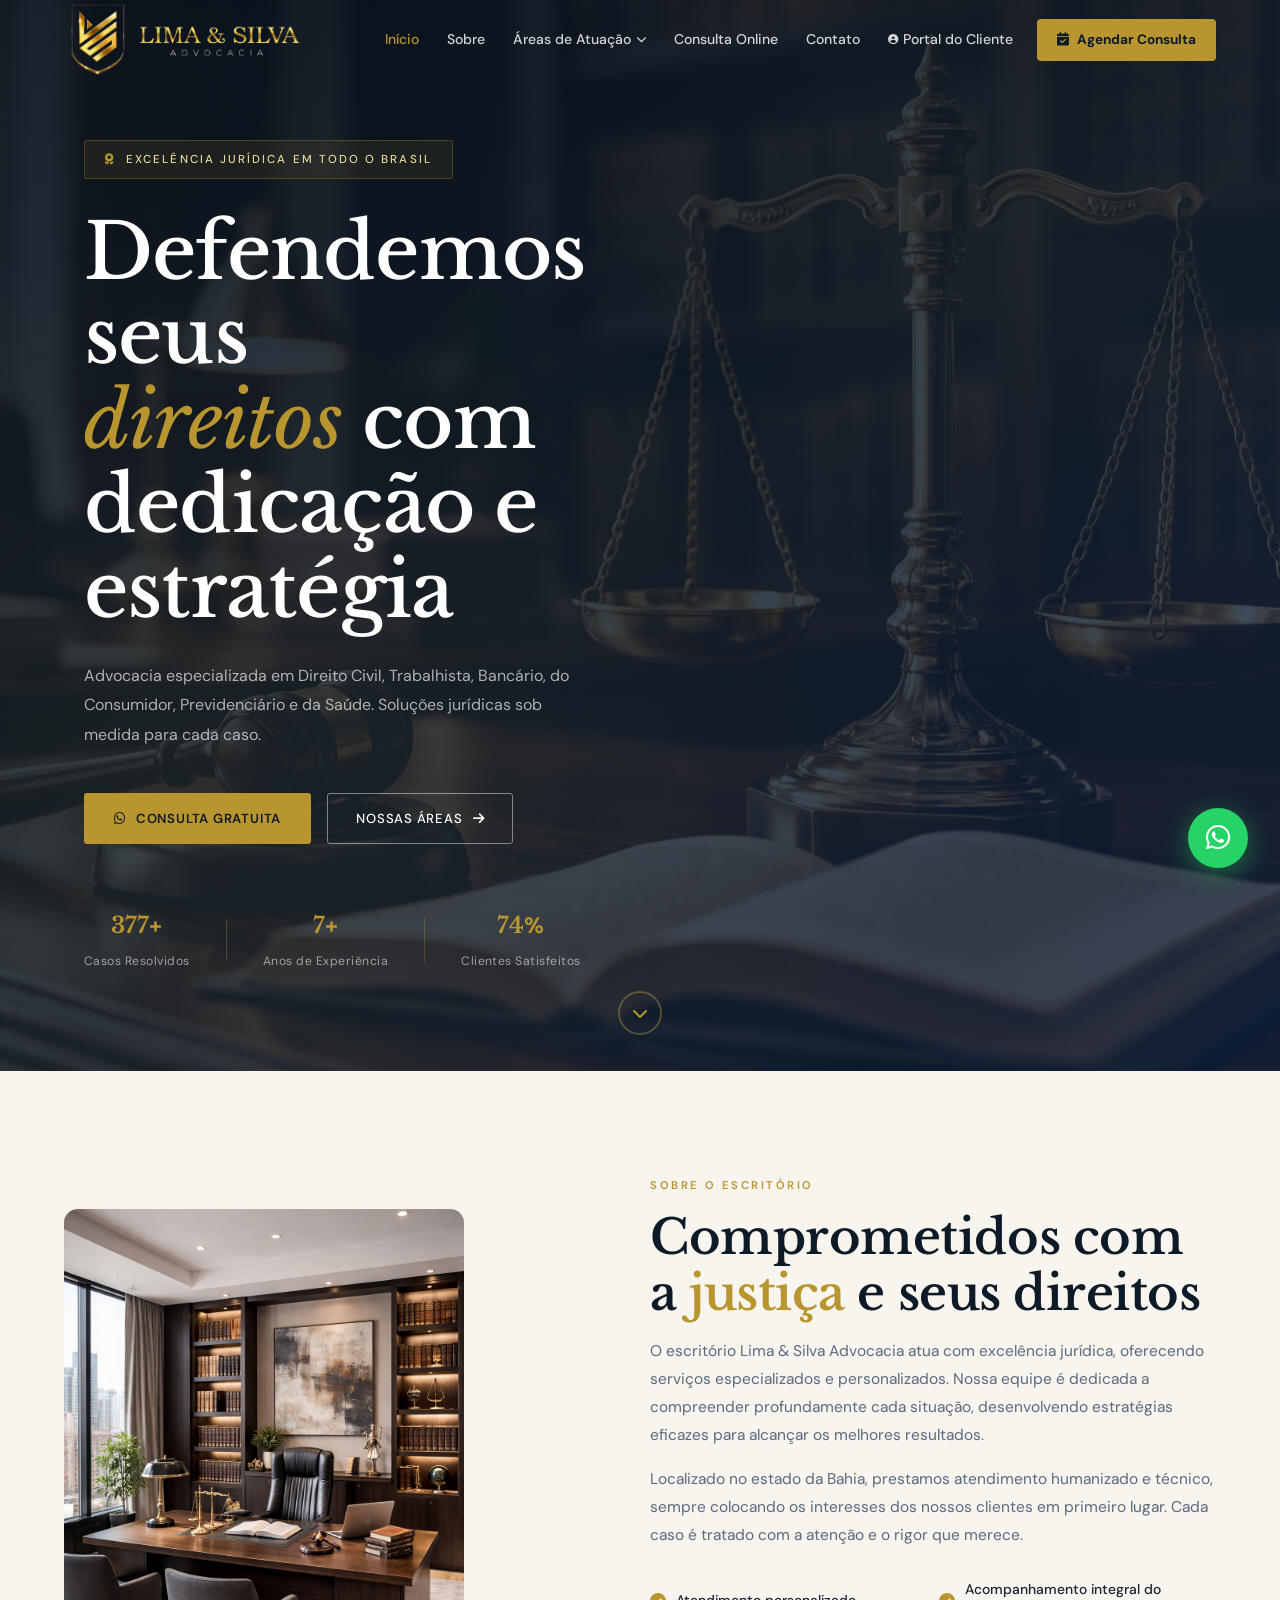
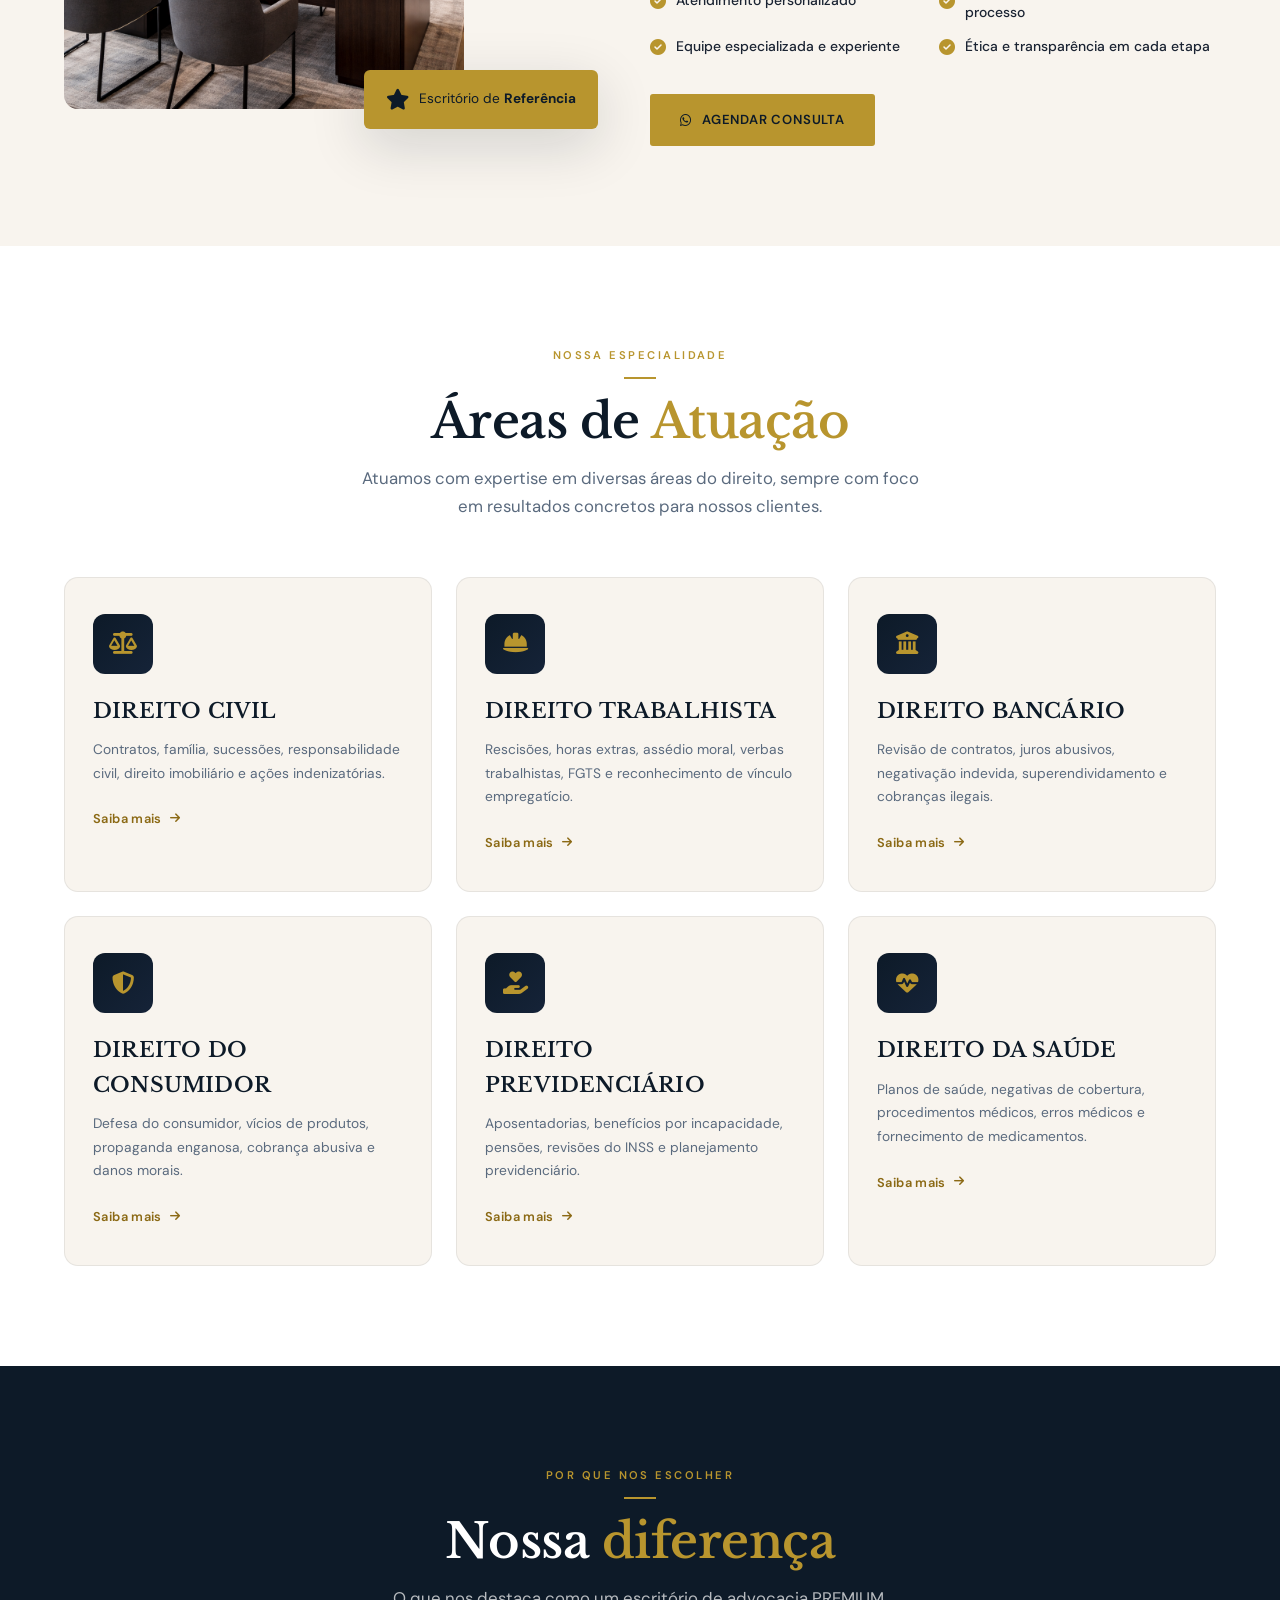
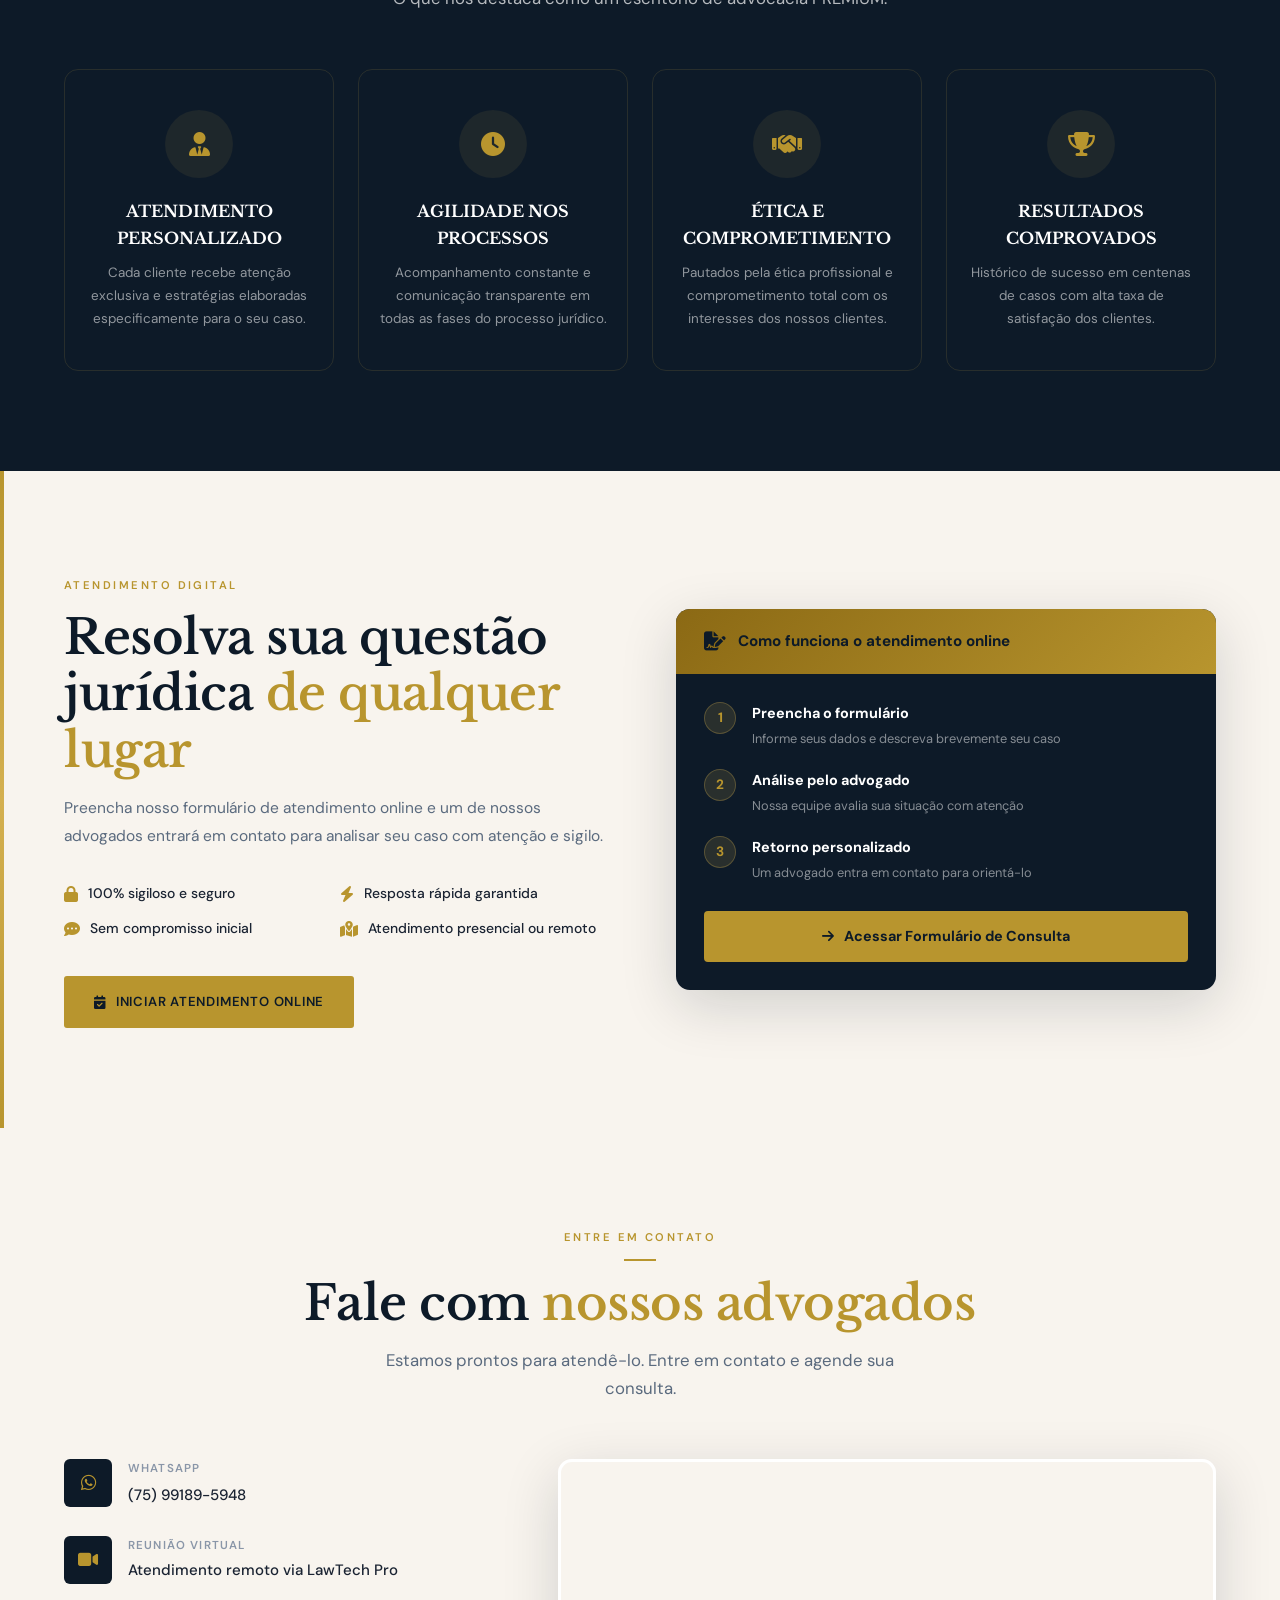
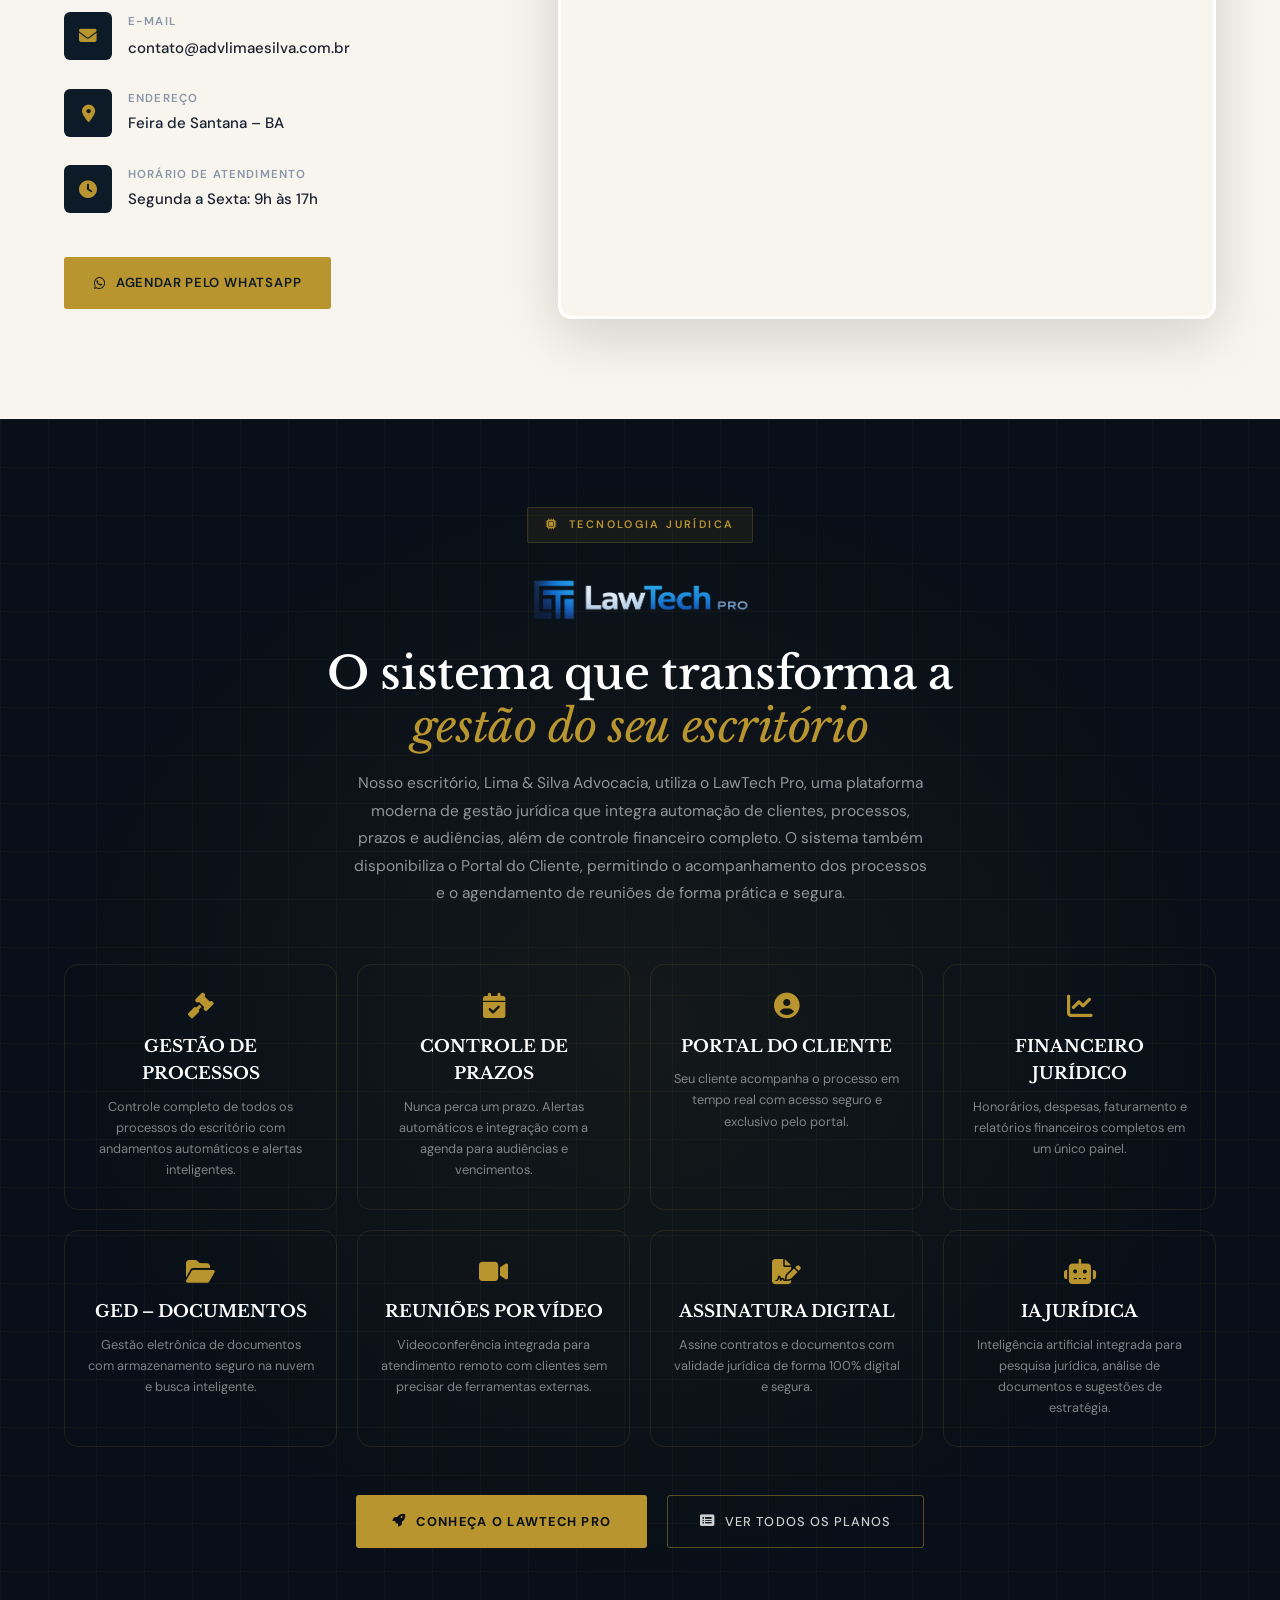
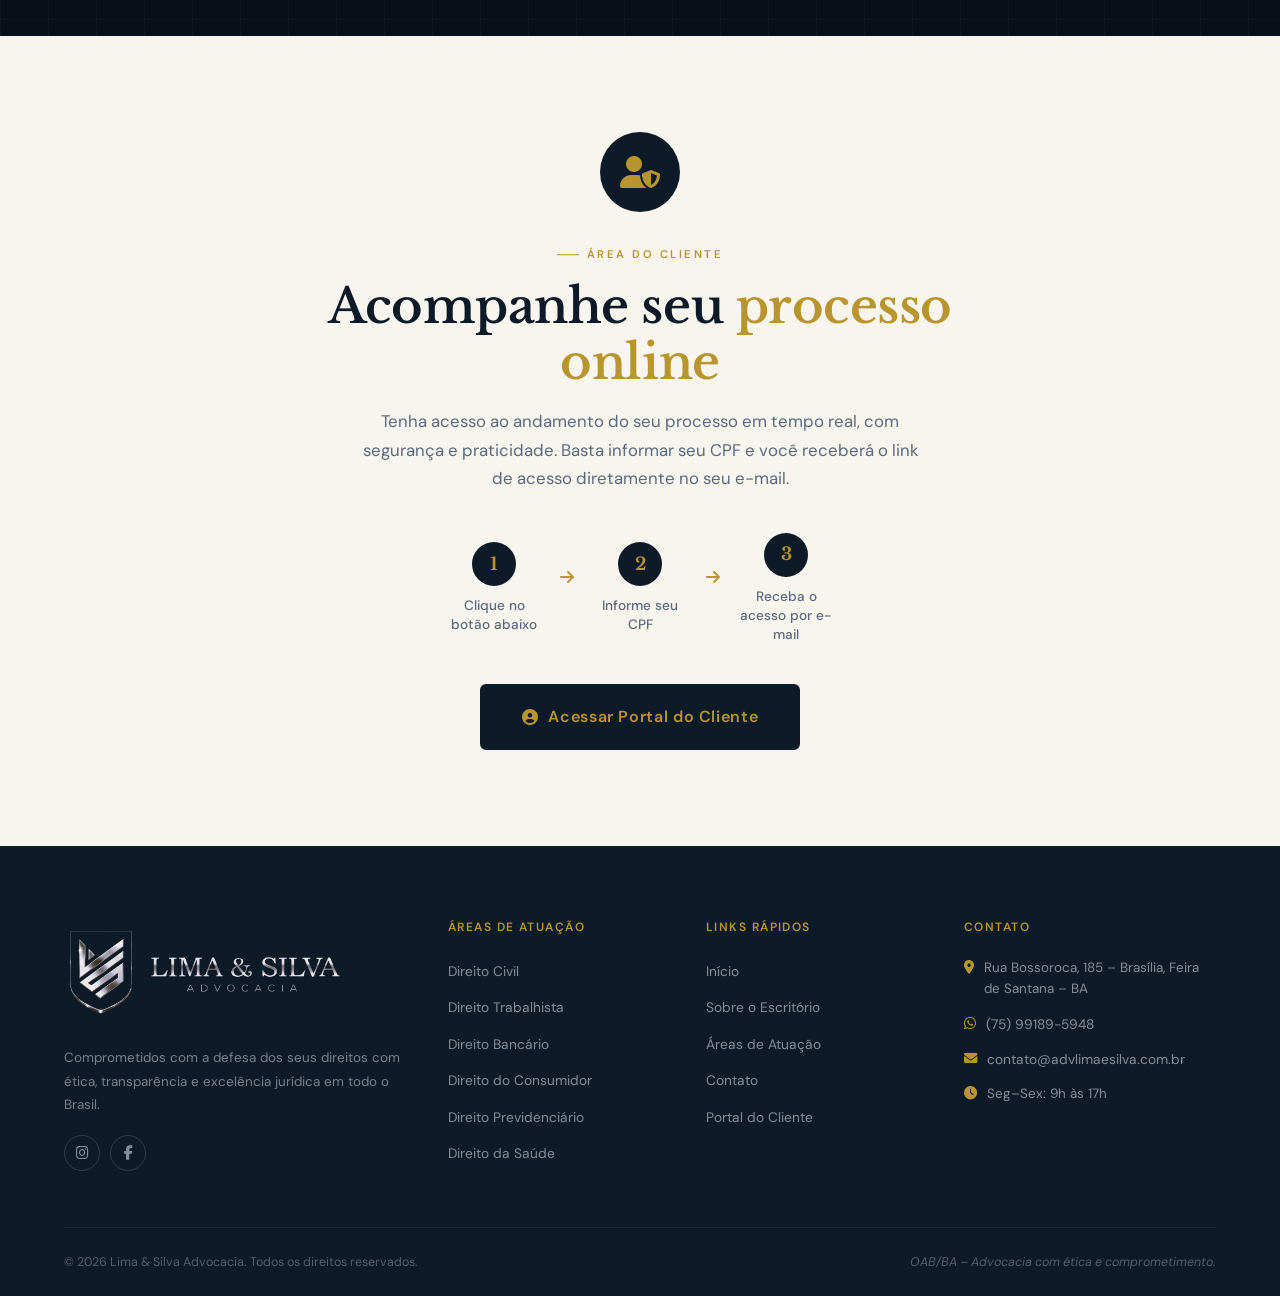
<file: index.html>
<!DOCTYPE html>
<html lang="pt-BR">
<head>
  <meta charset="UTF-8">
  <meta name="viewport" content="width=device-width, initial-scale=1.0">
  <meta name="description" content="Lima & Silva Advocacia – Escritório especializado em Direito Civil, Trabalhista, Bancário, do Consumidor, Previdenciário e da Saúde. Atendimento em Feira de Santana, BA.">
  <meta name="keywords" content="advogado Feira de Santana, advocacia Bahia, direito civil, direito trabalhista, direito bancário, direito do consumidor, direito previdenciário, direito da saúde, Lima e Silva advocacia">
  <meta name="author" content="Lima & Silva Advocacia">
  <meta name="robots" content="index, follow">
  <meta name="theme-color" content="#0d1b2a">

  <!-- Open Graph -->
  <meta property="og:title" content="Lima & Silva Advocacia | Feira de Santana – BA">
  <meta property="og:description" content="Escritório de advocacia especializado com excelência jurídica em Direito Civil, Trabalhista, Bancário, Consumidor, Previdenciário e Saúde.">
  <meta property="og:type" content="website">
  <meta property="og:url" content="https://www.advlimaesilva.com.br">
  <meta property="og:locale" content="pt_BR">

  <link rel="canonical" href="https://www.advlimaesilva.com.br">
  <meta property="og:image" content="https://www.advlimaesilva.com.br/imagens/og-image.png">
  <meta property="og:image:width" content="1200">
  <meta property="og:image:height" content="630">

  <!-- Favicon -->
  <link rel="icon" type="image/png" sizes="512x512" href="imagens/Favicon.png">
  <link rel="apple-touch-icon" href="imagens/Favicon.png">

  <title>Lima & Silva Advocacia | Direito Civil, Trabalhista, Bancário | Feira de Santana – BA</title>

  <!-- Fonts -->
  <link rel="preconnect" href="https://fonts.googleapis.com">
  <link rel="preconnect" href="https://fonts.gstatic.com" crossorigin>
  <link href="https://fonts.googleapis.com/css2?family=Libre+Baskerville:ital,wght@0,400;0,700;1,400&family=DM+Sans:opsz,wght@9..40,300;9..40,400;9..40,500;9..40,600;9..40,700&display=swap" rel="stylesheet">
  <link rel="stylesheet" href="https://cdnjs.cloudflare.com/ajax/libs/font-awesome/6.5.0/css/all.min.css">
  <link rel="stylesheet" href="style.css">

  <!-- Schema.org – LocalBusiness / LegalService -->
  <script type="application/ld+json">
  {
    "@context": "https://schema.org",
    "@type": "LegalService",
    "name": "Lima & Silva Advocacia",
    "url": "https://www.advlimaesilva.com.br",
    "telephone": "+55-75-99189-5948",
    "email": "contato@advlimaesilva.com.br",
    "address": {
      "@type": "PostalAddress",
      "streetAddress": "Rua Bossoroca, 185",
      "addressLocality": "Feira de Santana",
      "addressRegion": "BA",
      "addressCountry": "BR"
    },
    "openingHours": "Mo-Fr 09:00-17:00",
    "description": "Escritório de advocacia especializado em Direito Civil, Trabalhista, Bancário, do Consumidor, Previdenciário e da Saúde.",
    "areaServed": "Feira de Santana e região",
    "knowsAbout": ["Direito Civil","Direito Trabalhista","Direito Bancário","Direito do Consumidor","Direito Previdenciário","Direito da Saúde"],
    "priceRange": "$$"
  }
  </script>
</head>
<body>

<!-- ======== NAVBAR ======== -->
<nav class="navbar" id="navbar">
  <div class="nav-container">
    <a href="index.html" class="nav-logo">
      <img src="imagens/logo.png" alt="Lima & Silva Advocacia" class="logo-img">
    </a>
    <ul class="nav-menu" id="navMenu">
      <li><a href="#inicio" class="nav-link">Início</a></li>
      <li><a href="#sobre" class="nav-link">Sobre</a></li>
      <li class="dropdown">
        <a href="#areas" class="nav-link">Áreas de Atuação <i class="fas fa-chevron-down"></i></a>
        <ul class="dropdown-menu">
          <li><a href="direito-civil.html"><i class="fas fa-balance-scale"></i> Direito Civil</a></li>
          <li><a href="direito-trabalhista.html"><i class="fas fa-hard-hat"></i> Direito Trabalhista</a></li>
          <li><a href="direito-bancario.html"><i class="fas fa-university"></i> Direito Bancário</a></li>
          <li><a href="direito-consumidor.html"><i class="fas fa-shield-alt"></i> Direito do Consumidor</a></li>
          <li><a href="direito-previdenciario.html"><i class="fas fa-hand-holding-heart"></i> Direito Previdenciário</a></li>
          <li><a href="direito-saude.html"><i class="fas fa-heartbeat"></i> Direito da Saúde</a></li>
        </ul>
      </li>
      <li><a href="#consulta-online" class="nav-link">Consulta Online</a></li>
      <li><a href="#contato" class="nav-link">Contato</a></li>
      <li><a href="#portal" class="nav-link"><i class="fas fa-user-circle"></i> Portal do Cliente</a></li>
      <li><a href="https://www.lawtechpro.com.br/p.html?id=1" class="nav-btn" target="_blank" rel="noopener"><i class="fas fa-calendar-check"></i> Agendar Consulta</a></li>
    </ul>
    <button class="hamburger" id="hamburger" aria-label="Abrir menu">
      <span></span><span></span><span></span>
    </button>
  </div>
</nav>

<!-- ======== HERO ======== -->
<section class="hero" id="inicio">
  <div class="hero-bg"></div>
  <div class="hero-content">
    <p class="hero-badge fade-up"><i class="fas fa-award"></i> Excelência Jurídica em Todo o Brasil</p>
    <h1 class="hero-title fade-up">Defendemos seus<br><em>direitos</em> com<br>dedicação e estratégia</h1>
    <p class="hero-desc fade-up">Advocacia especializada em Direito Civil, Trabalhista, Bancário, do Consumidor, Previdenciário e da Saúde. Soluções jurídicas sob medida para cada caso.</p>
    <div class="hero-actions fade-up">
      <a href="https://wa.me/5575991895948?text=Olá,%20gostaria%20de%20agendar%20uma%20consulta." class="btn-primary" target="_blank" rel="noopener">
        <i class="fab fa-whatsapp"></i> Consulta Gratuita
      </a>
      <a href="#areas" class="btn-outline">
        Nossas Áreas <i class="fas fa-arrow-right"></i>
      </a>
    </div>
    <div class="hero-stats fade-up">
      <div class="stat">
        <span class="stat-num" data-target="500">0</span><span>+</span>
        <p>Casos Resolvidos</p>
      </div>
      <div class="stat-divider"></div>
      <div class="stat">
        <span class="stat-num" data-target="10">0</span><span>+</span>
        <p>Anos de Experiência</p>
      </div>
      <div class="stat-divider"></div>
      <div class="stat">
        <span class="stat-num" data-target="98">0</span><span>%</span>
        <p>Clientes Satisfeitos</p>
      </div>
    </div>
  </div>
  <div class="hero-scroll">
    <a href="#sobre" aria-label="Rolar para baixo"><i class="fas fa-chevron-down"></i></a>
  </div>
</section>

<!-- ======== ABOUT ======== -->
<section class="about" id="sobre">
  <div class="container">
    <div class="about-grid">
      <div class="about-img fade-up">
        <div class="about-img-box">
          <div class="about-img-inner">
            <img src="imagens/Sobre.png" alt="Lima & Silva Advocacia – Equipe e Escritório">
          </div>
          <div class="about-badge">
            <i class="fas fa-star"></i>
            <span>Escritório de <strong>Referência</strong></span>
          </div>
        </div>
      </div>
      <div class="about-content fade-up">
        <span class="section-label">Sobre o Escritório</span>
        <h2 class="section-title">Comprometidos com a <span class="gold">justiça</span> e seus direitos</h2>
        <p class="about-text">O escritório Lima & Silva Advocacia atua com excelência jurídica, oferecendo serviços especializados e personalizados. Nossa equipe é dedicada a compreender profundamente cada situação, desenvolvendo estratégias eficazes para alcançar os melhores resultados.</p>
        <p class="about-text">Localizado no estado da Bahia, prestamos atendimento humanizado e técnico, sempre colocando os interesses dos nossos clientes em primeiro lugar. Cada caso é tratado com a atenção e o rigor que merece.</p>
        <div class="about-features">
          <div class="feature"><i class="fas fa-check-circle"></i><span>Atendimento personalizado</span></div>
          <div class="feature"><i class="fas fa-check-circle"></i><span>Acompanhamento integral do processo</span></div>
          <div class="feature"><i class="fas fa-check-circle"></i><span>Equipe especializada e experiente</span></div>
          <div class="feature"><i class="fas fa-check-circle"></i><span>Ética e transparência em cada etapa</span></div>
        </div>
        <a href="https://wa.me/5575991895948?text=Olá,%20gostaria%20de%20agendar%20uma%20consulta." class="btn-primary" target="_blank" rel="noopener">
          <i class="fab fa-whatsapp"></i> Agendar Consulta
        </a>
      </div>
    </div>
  </div>
</section>

<!-- ======== AREAS ======== -->
<section class="areas" id="areas">
  <div class="container">
    <div class="section-header fade-up">
      <span class="section-label">Nossa Especialidade</span>
      <h2 class="section-title">Áreas de <span class="gold">Atuação</span></h2>
      <p class="section-desc">Atuamos com expertise em diversas áreas do direito, sempre com foco em resultados concretos para nossos clientes.</p>
    </div>
    <div class="areas-grid">
      <a href="direito-civil.html" class="area-card fade-up">
        <div class="area-icon"><i class="fas fa-balance-scale"></i></div>
        <h3>Direito Civil</h3>
        <p>Contratos, família, sucessões, responsabilidade civil, direito imobiliário e ações indenizatórias.</p>
        <span class="area-link">Saiba mais <i class="fas fa-arrow-right"></i></span>
      </a>
      <a href="direito-trabalhista.html" class="area-card fade-up">
        <div class="area-icon"><i class="fas fa-hard-hat"></i></div>
        <h3>Direito Trabalhista</h3>
        <p>Rescisões, horas extras, assédio moral, verbas trabalhistas, FGTS e reconhecimento de vínculo empregatício.</p>
        <span class="area-link">Saiba mais <i class="fas fa-arrow-right"></i></span>
      </a>
      <a href="direito-bancario.html" class="area-card fade-up">
        <div class="area-icon"><i class="fas fa-university"></i></div>
        <h3>Direito Bancário</h3>
        <p>Revisão de contratos, juros abusivos, negativação indevida, superendividamento e cobranças ilegais.</p>
        <span class="area-link">Saiba mais <i class="fas fa-arrow-right"></i></span>
      </a>
      <a href="direito-consumidor.html" class="area-card fade-up">
        <div class="area-icon"><i class="fas fa-shield-alt"></i></div>
        <h3>Direito do Consumidor</h3>
        <p>Defesa do consumidor, vícios de produtos, propaganda enganosa, cobrança abusiva e danos morais.</p>
        <span class="area-link">Saiba mais <i class="fas fa-arrow-right"></i></span>
      </a>
      <a href="direito-previdenciario.html" class="area-card fade-up">
        <div class="area-icon"><i class="fas fa-hand-holding-heart"></i></div>
        <h3>Direito Previdenciário</h3>
        <p>Aposentadorias, benefícios por incapacidade, pensões, revisões do INSS e planejamento previdenciário.</p>
        <span class="area-link">Saiba mais <i class="fas fa-arrow-right"></i></span>
      </a>
      <a href="direito-saude.html" class="area-card fade-up">
        <div class="area-icon"><i class="fas fa-heartbeat"></i></div>
        <h3>Direito da Saúde</h3>
        <p>Planos de saúde, negativas de cobertura, procedimentos médicos, erros médicos e fornecimento de medicamentos.</p>
        <span class="area-link">Saiba mais <i class="fas fa-arrow-right"></i></span>
      </a>
    </div>
  </div>
</section>

<!-- ======== WHY US ======== -->
<section class="why-us">
  <div class="container">
    <div class="section-header light fade-up">
      <span class="section-label">Por Que Nos Escolher</span>
      <h2 class="section-title">Nossa <span class="gold">diferença</span></h2>
      <p class="section-desc">O que nos destaca como um escritório de advocacia PREMIUM.</p>
    </div>
    <div class="why-grid">
      <div class="why-card fade-up">
        <div class="why-icon"><i class="fas fa-user-tie"></i></div>
        <h3>Atendimento Personalizado</h3>
        <p>Cada cliente recebe atenção exclusiva e estratégias elaboradas especificamente para o seu caso.</p>
      </div>
      <div class="why-card fade-up">
        <div class="why-icon"><i class="fas fa-clock"></i></div>
        <h3>Agilidade nos Processos</h3>
        <p>Acompanhamento constante e comunicação transparente em todas as fases do processo jurídico.</p>
      </div>
      <div class="why-card fade-up">
        <div class="why-icon"><i class="fas fa-handshake"></i></div>
        <h3>Ética e Comprometimento</h3>
        <p>Pautados pela ética profissional e comprometimento total com os interesses dos nossos clientes.</p>
      </div>
      <div class="why-card fade-up">
        <div class="why-icon"><i class="fas fa-trophy"></i></div>
        <h3>Resultados Comprovados</h3>
        <p>Histórico de sucesso em centenas de casos com alta taxa de satisfação dos clientes.</p>
      </div>
    </div>
  </div>
</section>

<!-- ======== LEAD CAPTURE ======== -->
<section class="lead-capture" id="consulta-online">
  <div class="container">
    <div class="lead-grid">
      <div class="lead-content fade-up">
        <span class="section-label">Atendimento Digital</span>
        <h2 class="section-title">Resolva sua questão jurídica <span class="gold">de qualquer lugar</span></h2>
        <p>Preencha nosso formulário de atendimento online e um de nossos advogados entrará em contato para analisar seu caso com atenção e sigilo.</p>
        <div class="lead-benefits">
          <div class="lead-benefit"><i class="fas fa-lock"></i><span>100% sigiloso e seguro</span></div>
          <div class="lead-benefit"><i class="fas fa-bolt"></i><span>Resposta rápida garantida</span></div>
          <div class="lead-benefit"><i class="fas fa-comment-dots"></i><span>Sem compromisso inicial</span></div>
          <div class="lead-benefit"><i class="fas fa-map-marked-alt"></i><span>Atendimento presencial ou remoto</span></div>
        </div>
        <a href="https://www.lawtechpro.com.br/p.html?id=1" class="btn-primary" target="_blank" rel="noopener">
          <i class="fas fa-calendar-check"></i> Iniciar Atendimento Online
        </a>
      </div>
      <div class="fade-up">
        <div class="lead-card">
          <div class="lead-card-header">
            <i class="fas fa-file-signature"></i>
            <span>Como funciona o atendimento online</span>
          </div>
          <div class="lead-steps">
            <div class="lead-step">
              <div class="step-num">1</div>
              <div>
                <strong>Preencha o formulário</strong>
                <p>Informe seus dados e descreva brevemente seu caso</p>
              </div>
            </div>
            <div class="lead-step">
              <div class="step-num">2</div>
              <div>
                <strong>Análise pelo advogado</strong>
                <p>Nossa equipe avalia sua situação com atenção</p>
              </div>
            </div>
            <div class="lead-step">
              <div class="step-num">3</div>
              <div>
                <strong>Retorno personalizado</strong>
                <p>Um advogado entra em contato para orientá-lo</p>
              </div>
            </div>
          </div>
          <a href="https://www.lawtechpro.com.br/p.html?id=1" class="lead-btn" target="_blank" rel="noopener">
            <i class="fas fa-arrow-right"></i> Acessar Formulário de Consulta
          </a>
        </div>
      </div>
    </div>
  </div>
</section>

<!-- ======== CONTACT ======== -->
<section class="contact" id="contato">
  <div class="container">
    <div class="section-header fade-up">
      <span class="section-label">Entre em Contato</span>
      <h2 class="section-title">Fale com <span class="gold">nossos advogados</span></h2>
      <p class="section-desc">Estamos prontos para atendê-lo. Entre em contato e agende sua consulta.</p>
    </div>
    <div class="contact-grid">
      <div class="contact-info fade-up">
        <div class="contact-item">
          <div class="contact-icon"><i class="fab fa-whatsapp"></i></div>
          <div>
            <h4>WhatsApp</h4>
            <a href="https://wa.me/5575991895948" target="_blank" rel="noopener">(75) 99189-5948</a>
          </div>
        </div>
        <div class="contact-item">
          <div class="contact-icon"><i class="fas fa-video"></i></div>
          <div>
            <h4>Reunião Virtual</h4>
            <p>Atendimento remoto via LawTech Pro</p>
          </div>
        </div>
        <div class="contact-item">
          <div class="contact-icon"><i class="fas fa-envelope"></i></div>
          <div>
            <h4>E-mail</h4>
            <a href="mailto:contato@advlimaesilva.com.br">contato@advlimaesilva.com.br</a>
          </div>
        </div>
        <div class="contact-item">
          <div class="contact-icon"><i class="fas fa-map-marker-alt"></i></div>
          <div>
            <h4>Endereço</h4>
            <p>Feira de Santana – BA</p>
          </div>
        </div>
        <div class="contact-item">
          <div class="contact-icon"><i class="fas fa-clock"></i></div>
          <div>
            <h4>Horário de Atendimento</h4>
            <p>Segunda a Sexta: 9h às 17h</p>
          </div>
        </div>
        <a href="https://wa.me/5575991895948?text=Olá,%20gostaria%20de%20agendar%20uma%20consulta." class="btn-primary wpp-btn" target="_blank" rel="noopener">
          <i class="fab fa-whatsapp"></i> Agendar pelo WhatsApp
        </a>
      </div>
      <div class="contact-map fade-up">
        <iframe
          src="https://maps.google.com/maps?q=Rua+Bossoroca+185+Brasilia+Feira+de+Santana+BA&output=embed"
          title="Localização Lima & Silva Advocacia – Feira de Santana BA"
          allowfullscreen=""
          loading="lazy"
          referrerpolicy="no-referrer-when-downgrade">
        </iframe>
      </div>
    </div>
  </div>
</section>

<!-- ======== LAWTECH PRO BANNER ======== -->
<section class="lawtech-banner" id="lawtech">
  <div class="container">
    <div class="lawtech-inner">

      <div class="lawtech-top fade-up">
        <div class="lawtech-eyebrow"><i class="fas fa-microchip"></i> Tecnologia Jurídica</div>
        <img src="imagens/Logo LawTech Pro.png" alt="LawTech Pro" class="lawtech-logo-img">
        <h2 class="lawtech-headline">O sistema que transforma a<br><em>gestão do seu escritório</em></h2>
        <p class="lawtech-sub">Nosso escritório, Lima &amp; Silva Advocacia, utiliza o LawTech Pro, uma plataforma moderna de gestão jurídica que integra automação de clientes, processos, prazos e audiências, além de controle financeiro completo. O sistema também disponibiliza o Portal do Cliente, permitindo o acompanhamento dos processos e o agendamento de reuniões de forma prática e segura.</p>
      </div>

      <!-- 8 Feature Cards -->
      <div class="lawtech-features-grid fade-up">
        <div class="lawtech-feat-card">
          <i class="fas fa-gavel"></i>
          <h4>Gestão de Processos</h4>
          <p>Controle completo de todos os processos do escritório com andamentos automáticos e alertas inteligentes.</p>
        </div>
        <div class="lawtech-feat-card">
          <i class="fas fa-calendar-check"></i>
          <h4>Controle de Prazos</h4>
          <p>Nunca perca um prazo. Alertas automáticos e integração com a agenda para audiências e vencimentos.</p>
        </div>
        <div class="lawtech-feat-card">
          <i class="fas fa-user-circle"></i>
          <h4>Portal do Cliente</h4>
          <p>Seu cliente acompanha o processo em tempo real com acesso seguro e exclusivo pelo portal.</p>
        </div>
        <div class="lawtech-feat-card">
          <i class="fas fa-chart-line"></i>
          <h4>Financeiro Jurídico</h4>
          <p>Honorários, despesas, faturamento e relatórios financeiros completos em um único painel.</p>
        </div>
        <div class="lawtech-feat-card">
          <i class="fas fa-folder-open"></i>
          <h4>GED – Documentos</h4>
          <p>Gestão eletrônica de documentos com armazenamento seguro na nuvem e busca inteligente.</p>
        </div>
        <div class="lawtech-feat-card">
          <i class="fas fa-video"></i>
          <h4>Reuniões por Vídeo</h4>
          <p>Videoconferência integrada para atendimento remoto com clientes sem precisar de ferramentas externas.</p>
        </div>
        <div class="lawtech-feat-card">
          <i class="fas fa-file-signature"></i>
          <h4>Assinatura Digital</h4>
          <p>Assine contratos e documentos com validade jurídica de forma 100% digital e segura.</p>
        </div>
        <div class="lawtech-feat-card">
          <i class="fas fa-robot"></i>
          <h4>IA Jurídica</h4>
          <p>Inteligência artificial integrada para pesquisa jurídica, análise de documentos e sugestões de estratégia.</p>
        </div>
      </div>

      <div class="lawtech-ctas fade-up">
        <a href="https://www.lawtechpro.com.br" class="btn-lawtech-primary" target="_blank" rel="noopener">
          <i class="fas fa-rocket"></i> Conheça o LawTech Pro
        </a>
        <a href="https://www.lawtechpro.com.br" class="btn-lawtech-outline" target="_blank" rel="noopener">
          <i class="fas fa-list-alt"></i> Ver Todos os Planos
        </a>
      </div>

    </div>
  </div>
</section>

<!-- ======== PORTAL DO CLIENTE ======== -->
<section class="portal" id="portal">
  <div class="container">
    <div class="portal-inner fade-up">
      <div class="portal-icon-wrap">
        <i class="fas fa-user-shield"></i>
      </div>
      <span class="section-label">Área do Cliente</span>
      <h2 class="section-title">Acompanhe seu <span class="gold">processo online</span></h2>
      <p class="portal-desc">Tenha acesso ao andamento do seu processo em tempo real, com segurança e praticidade. Basta informar seu CPF e você receberá o link de acesso diretamente no seu e-mail.</p>
      <div class="portal-steps">
        <div class="portal-step">
          <div class="portal-step-num">1</div>
          <span>Clique no botão abaixo</span>
        </div>
        <div class="portal-step-arrow"><i class="fas fa-arrow-right"></i></div>
        <div class="portal-step">
          <div class="portal-step-num">2</div>
          <span>Informe seu CPF</span>
        </div>
        <div class="portal-step-arrow"><i class="fas fa-arrow-right"></i></div>
        <div class="portal-step">
          <div class="portal-step-num">3</div>
          <span>Receba o acesso por e-mail</span>
        </div>
      </div>
      <a href="https://www.lawtechpro.com.br/acesso/limaesilva" class="btn-portal" target="_blank" rel="noopener">
        <i class="fas fa-user-circle"></i> Acessar Portal do Cliente
      </a>
    </div>
  </div>
</section>

<!-- ======== FOOTER ======== -->
<footer class="footer">
  <div class="container">
    <div class="footer-grid">
      <div class="footer-brand">
        <img src="imagens/Logo-footer.png" alt="Lima & Silva Advocacia" class="footer-logo-img">
        <p class="footer-desc">Comprometidos com a defesa dos seus direitos com ética, transparência e excelência jurídica em todo o Brasil.</p>
        <div class="footer-social">
          <a href="https://www.instagram.com/adv.limaesilva" target="_blank" rel="noopener" aria-label="Instagram"><i class="fab fa-instagram"></i></a>
          <a href="https://www.facebook.com/adv.limaesilva" target="_blank" rel="noopener" aria-label="Facebook"><i class="fab fa-facebook-f"></i></a>
        </div>
      </div>
      <div class="footer-col">
        <h4>Áreas de Atuação</h4>
        <ul>
          <li><a href="direito-civil.html">Direito Civil</a></li>
          <li><a href="direito-trabalhista.html">Direito Trabalhista</a></li>
          <li><a href="direito-bancario.html">Direito Bancário</a></li>
          <li><a href="direito-consumidor.html">Direito do Consumidor</a></li>
          <li><a href="direito-previdenciario.html">Direito Previdenciário</a></li>
          <li><a href="direito-saude.html">Direito da Saúde</a></li>
        </ul>
      </div>
      <div class="footer-col">
        <h4>Links Rápidos</h4>
        <ul>
          <li><a href="#inicio">Início</a></li>
          <li><a href="#sobre">Sobre o Escritório</a></li>
          <li><a href="#areas">Áreas de Atuação</a></li>
          <li><a href="#contato">Contato</a></li>
          <li><a href="#portal">Portal do Cliente</a></li>
        </ul>
      </div>
      <div class="footer-col">
        <h4>Contato</h4>
        <ul class="footer-contact">
          <li><i class="fas fa-map-marker-alt"></i> Rua Bossoroca, 185 – Brasília, Feira de Santana – BA</li>
          <li><i class="fab fa-whatsapp"></i> <a href="https://wa.me/5575991895948" target="_blank" rel="noopener">(75) 99189-5948</a></li>
          <li><i class="fas fa-envelope"></i> <a href="mailto:contato@advlimaesilva.com.br">contato@advlimaesilva.com.br</a></li>
          <li><i class="fas fa-clock"></i> Seg–Sex: 9h às 17h</li>
        </ul>
      </div>
    </div>
    <div class="footer-bottom">
      <p>© 2026 Lima & Silva Advocacia. Todos os direitos reservados.</p>
      <p class="footer-oab">OAB/BA – Advocacia com ética e comprometimento.</p>
    </div>
  </div>
</footer>

<!-- ======== WHATSAPP FLOAT ======== -->
<a href="https://wa.me/5575991895948?text=Olá,%20gostaria%20de%20agendar%20uma%20consulta." class="whatsapp-float" target="_blank" rel="noopener" aria-label="Fale pelo WhatsApp">
  <i class="fab fa-whatsapp"></i>
  <span class="wpp-tooltip">Fale Conosco</span>
</a>

<!-- ======== BACK TO TOP ======== -->
<button class="back-to-top" id="backToTop" aria-label="Voltar ao topo">
  <i class="fas fa-chevron-up"></i>
</button>

<script src="script.js"></script>
</body>
</html>
</file>
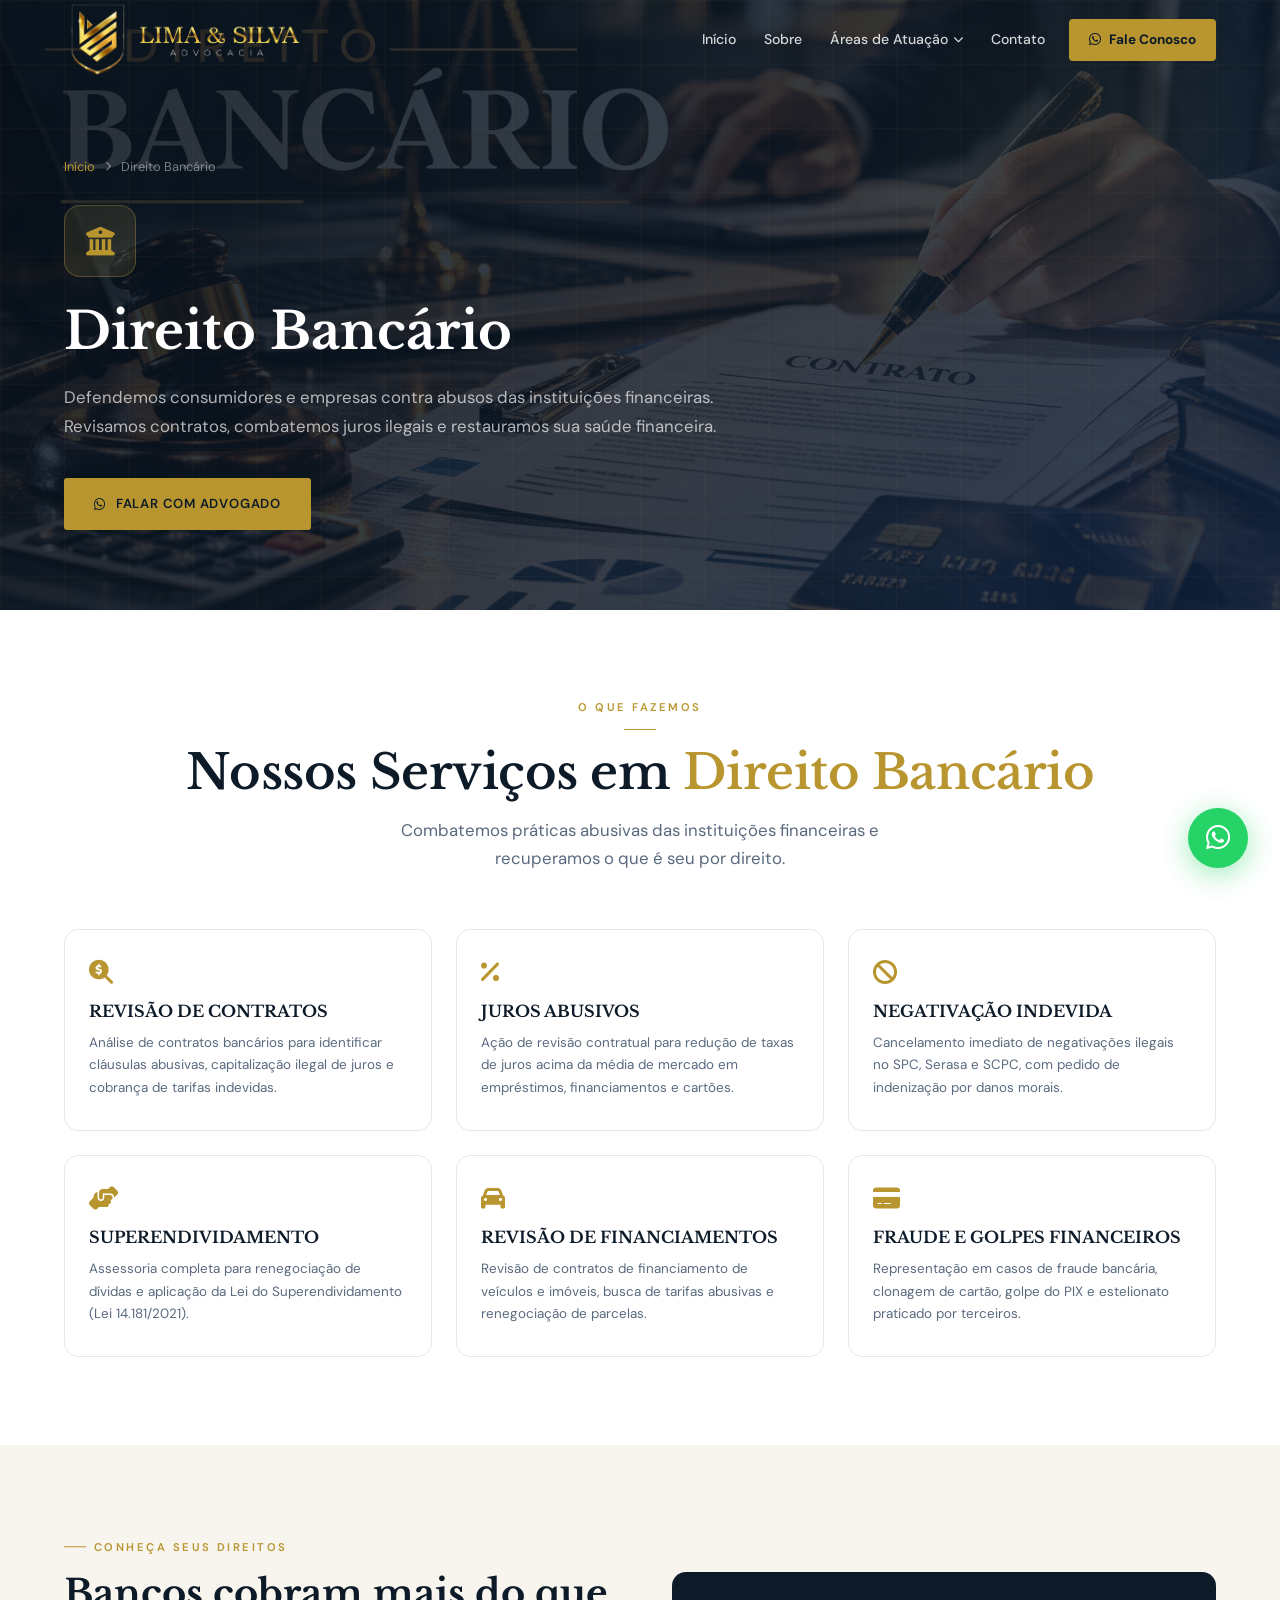
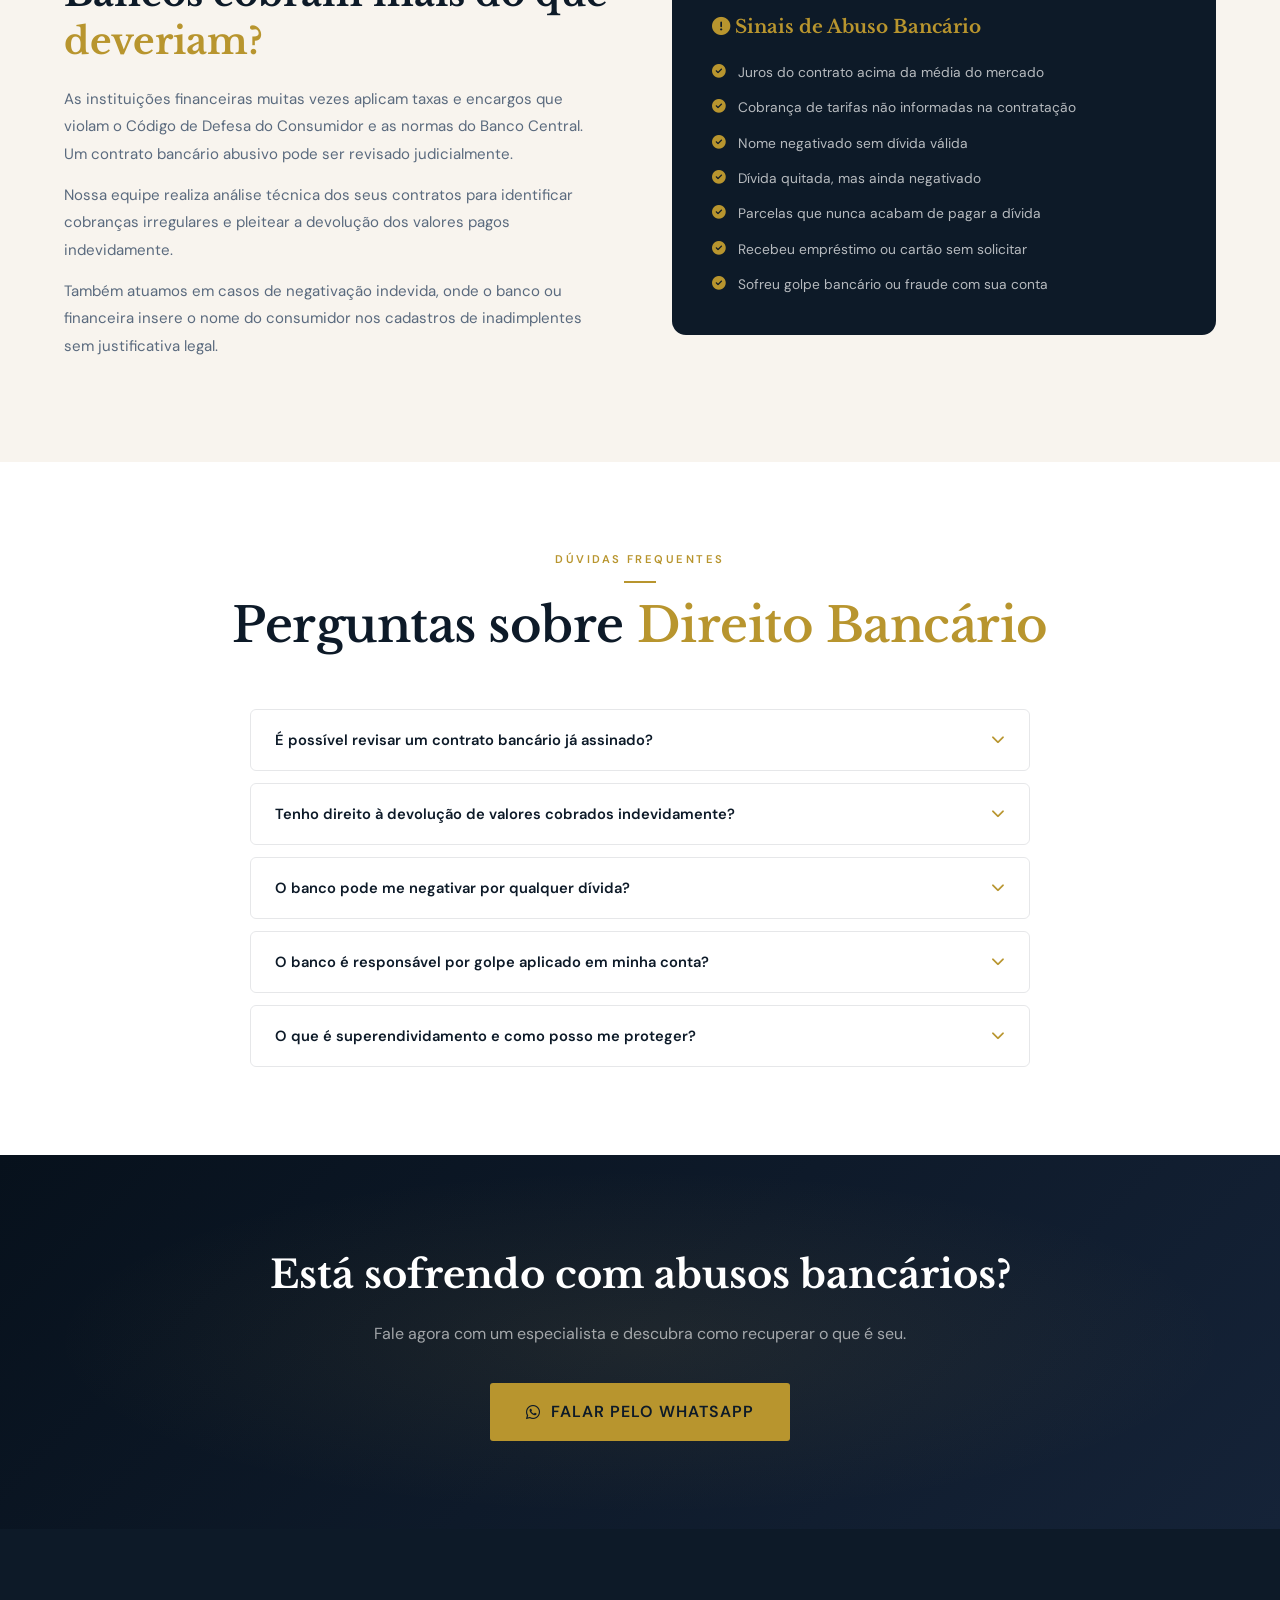
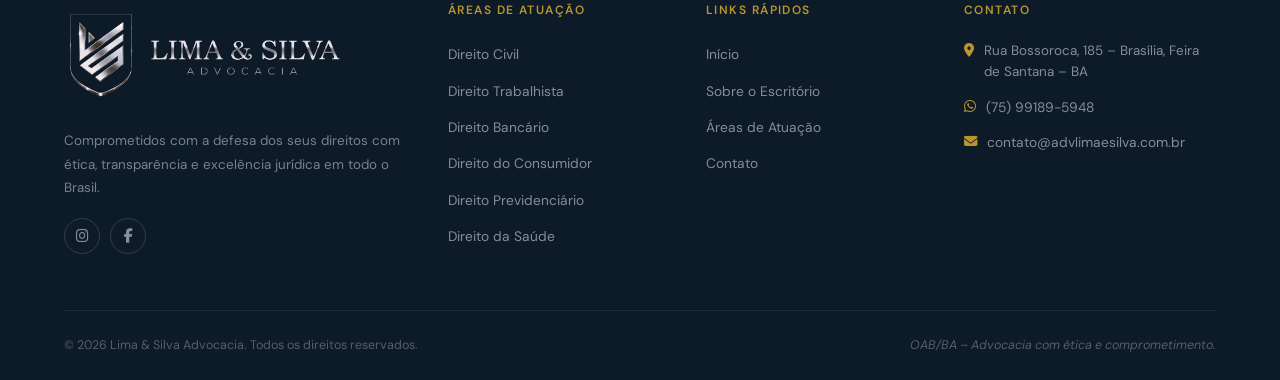
<file: direito-bancario.html>
<!DOCTYPE html>
<html lang="pt-BR">
<head>
  <meta charset="UTF-8">
  <meta name="viewport" content="width=device-width, initial-scale=1.0">
  <meta name="description" content="Lima & Silva Advocacia – Especialistas em Direito Bancário em Feira de Santana. Revisão de contratos, juros abusivos, negativação indevida e superendividamento.">
  <meta name="keywords" content="advogado bancário Feira de Santana, juros abusivos, negativação indevida, superendividamento, revisão contrato bancário, Lima e Silva advocacia">
  <meta name="robots" content="index, follow">
  <link rel="canonical" href="https://www.advlimaesilva.com.br/direito-bancario.html">
  <title>Direito Bancário | Lima & Silva Advocacia – Feira de Santana</title>

  <link rel="preconnect" href="https://fonts.googleapis.com">
  <link rel="preconnect" href="https://fonts.gstatic.com" crossorigin>
  <link href="https://fonts.googleapis.com/css2?family=Libre+Baskerville:ital,wght@0,400;0,700;1,400&family=DM+Sans:opsz,wght@9..40,300;9..40,400;9..40,500;9..40,600;9..40,700&display=swap" rel="stylesheet">
  <link rel="stylesheet" href="https://cdnjs.cloudflare.com/ajax/libs/font-awesome/6.5.0/css/all.min.css">
  <link rel="stylesheet" href="style.css">
  <link rel="icon" type="image/png" sizes="512x512" href="imagens/Favicon.png">
  <link rel="apple-touch-icon" href="imagens/Favicon.png">
</head>
<body>

<!-- NAVBAR -->
<nav class="navbar" id="navbar">
  <div class="nav-container">
    <a href="index.html" class="nav-logo">
      <img src="imagens/logo.png" alt="Lima &amp; Silva Advocacia" class="logo-img">
    </a>
    <ul class="nav-menu" id="navMenu">
      <li><a href="index.html" class="nav-link">Início</a></li>
      <li><a href="index.html#sobre" class="nav-link">Sobre</a></li>
      <li class="dropdown">
        <a href="index.html#areas" class="nav-link active">Áreas de Atuação <i class="fas fa-chevron-down"></i></a>
        <ul class="dropdown-menu">
          <li><a href="direito-civil.html"><i class="fas fa-balance-scale"></i> Direito Civil</a></li>
          <li><a href="direito-trabalhista.html"><i class="fas fa-hard-hat"></i> Direito Trabalhista</a></li>
          <li><a href="direito-bancario.html"><i class="fas fa-university"></i> Direito Bancário</a></li>
          <li><a href="direito-consumidor.html"><i class="fas fa-shield-alt"></i> Direito do Consumidor</a></li>
          <li><a href="direito-previdenciario.html"><i class="fas fa-hand-holding-heart"></i> Direito Previdenciário</a></li>
          <li><a href="direito-saude.html"><i class="fas fa-heartbeat"></i> Direito da Saúde</a></li>
        </ul>
      </li>
      <li><a href="index.html#contato" class="nav-link">Contato</a></li>
      <li><a href="https://wa.me/5575991895948" class="nav-btn" target="_blank" rel="noopener"><i class="fab fa-whatsapp"></i> Fale Conosco</a></li>
    </ul>
    <button class="hamburger" id="hamburger" aria-label="Abrir menu">
      <span></span><span></span><span></span>
    </button>
  </div>
</nav>

<!-- HERO -->
<section class="area-hero hero-bancario">
  <div class="container">
    <div class="breadcrumb">
      <a href="index.html">Início</a>
      <i class="fas fa-chevron-right"></i>
      <span>Direito Bancário</span>
    </div>
    <div class="area-hero-content">
      <div class="area-hero-icon"><i class="fas fa-university"></i></div>
      <h1>Direito Bancário</h1>
      <p>Defendemos consumidores e empresas contra abusos das instituições financeiras. Revisamos contratos, combatemos juros ilegais e restauramos sua saúde financeira.</p>
      <a href="https://wa.me/5575991895948?text=Olá,%20tenho%20uma%20questão%20de%20Direito%20Bancário%20e%20gostaria%20de%20uma%20consulta." class="btn-primary" target="_blank" rel="noopener">
        <i class="fab fa-whatsapp"></i> Falar com Advogado
      </a>
    </div>
  </div>
</section>

<!-- SERVICES -->
<section class="area-services">
  <div class="container">
    <div class="section-header fade-up">
      <span class="section-label">O Que Fazemos</span>
      <h2 class="section-title">Nossos Serviços em <span class="gold">Direito Bancário</span></h2>
      <p class="section-desc">Combatemos práticas abusivas das instituições financeiras e recuperamos o que é seu por direito.</p>
    </div>
    <div class="area-services-grid">
      <div class="service-card fade-up">
        <i class="fas fa-search-dollar"></i>
        <h4>Revisão de Contratos</h4>
        <p>Análise de contratos bancários para identificar cláusulas abusivas, capitalização ilegal de juros e cobrança de tarifas indevidas.</p>
      </div>
      <div class="service-card fade-up">
        <i class="fas fa-percentage"></i>
        <h4>Juros Abusivos</h4>
        <p>Ação de revisão contratual para redução de taxas de juros acima da média de mercado em empréstimos, financiamentos e cartões.</p>
      </div>
      <div class="service-card fade-up">
        <i class="fas fa-ban"></i>
        <h4>Negativação Indevida</h4>
        <p>Cancelamento imediato de negativações ilegais no SPC, Serasa e SCPC, com pedido de indenização por danos morais.</p>
      </div>
      <div class="service-card fade-up">
        <i class="fas fa-hands-helping"></i>
        <h4>Superendividamento</h4>
        <p>Assessoria completa para renegociação de dívidas e aplicação da Lei do Superendividamento (Lei 14.181/2021).</p>
      </div>
      <div class="service-card fade-up">
        <i class="fas fa-car"></i>
        <h4>Revisão de Financiamentos</h4>
        <p>Revisão de contratos de financiamento de veículos e imóveis, busca de tarifas abusivas e renegociação de parcelas.</p>
      </div>
      <div class="service-card fade-up">
        <i class="fas fa-credit-card"></i>
        <h4>Fraude e Golpes Financeiros</h4>
        <p>Representação em casos de fraude bancária, clonagem de cartão, golpe do PIX e estelionato praticado por terceiros.</p>
      </div>
    </div>
  </div>
</section>

<!-- INFO -->
<section class="area-info">
  <div class="container">
    <div class="area-info-grid">
      <div class="fade-up">
        <span class="section-label">Conheça Seus Direitos</span>
        <h2>Bancos cobram mais do que <span class="gold">deveriam?</span></h2>
        <p>As instituições financeiras muitas vezes aplicam taxas e encargos que violam o Código de Defesa do Consumidor e as normas do Banco Central. Um contrato bancário abusivo pode ser revisado judicialmente.</p>
        <p>Nossa equipe realiza análise técnica dos seus contratos para identificar cobranças irregulares e pleitear a devolução dos valores pagos indevidamente.</p>
        <p>Também atuamos em casos de negativação indevida, onde o banco ou financeira insere o nome do consumidor nos cadastros de inadimplentes sem justificativa legal.</p>
      </div>
      <div class="info-highlight fade-up">
        <h3><i class="fas fa-exclamation-circle"></i> Sinais de Abuso Bancário</h3>
        <ul class="info-list">
          <li><i class="fas fa-check-circle"></i> Juros do contrato acima da média do mercado</li>
          <li><i class="fas fa-check-circle"></i> Cobrança de tarifas não informadas na contratação</li>
          <li><i class="fas fa-check-circle"></i> Nome negativado sem dívida válida</li>
          <li><i class="fas fa-check-circle"></i> Dívida quitada, mas ainda negativado</li>
          <li><i class="fas fa-check-circle"></i> Parcelas que nunca acabam de pagar a dívida</li>
          <li><i class="fas fa-check-circle"></i> Recebeu empréstimo ou cartão sem solicitar</li>
          <li><i class="fas fa-check-circle"></i> Sofreu golpe bancário ou fraude com sua conta</li>
        </ul>
      </div>
    </div>
  </div>
</section>

<!-- FAQ -->
<section class="area-faq">
  <div class="container">
    <div class="section-header fade-up">
      <span class="section-label">Dúvidas Frequentes</span>
      <h2 class="section-title">Perguntas sobre <span class="gold">Direito Bancário</span></h2>
    </div>
    <div class="faq-list">
      <div class="faq-item">
        <button class="faq-question">É possível revisar um contrato bancário já assinado? <i class="fas fa-chevron-down"></i></button>
        <div class="faq-answer"><div class="faq-answer-inner">Sim. Mesmo após a assinatura, contratos bancários podem ser revisados judicialmente quando contiverem cláusulas abusivas, juros acima do limite legal, capitalização de juros não permitida (anatocismo) ou tarifas não previstas claramente.</div></div>
      </div>
      <div class="faq-item">
        <button class="faq-question">Tenho direito à devolução de valores cobrados indevidamente? <i class="fas fa-chevron-down"></i></button>
        <div class="faq-answer"><div class="faq-answer-inner">Sim. Pelo Código de Defesa do Consumidor, quem cobra valor indevido deve devolver em dobro o que foi cobrado a mais. Isso se aplica a tarifas ilegais, juros excessivos e cobranças irregulares realizadas por instituições financeiras.</div></div>
      </div>
      <div class="faq-item">
        <button class="faq-question">O banco pode me negativar por qualquer dívida? <i class="fas fa-chevron-down"></i></button>
        <div class="faq-answer"><div class="faq-answer-inner">Não. A negativação exige que a dívida seja certa, líquida e exigível. Além disso, o consumidor deve ser notificado previamente. Dívidas prescritas, quitadas ou contestadas não podem gerar negativação. Negativação indevida gera direito à indenização por danos morais.</div></div>
      </div>
      <div class="faq-item">
        <button class="faq-question">O banco é responsável por golpe aplicado em minha conta? <i class="fas fa-chevron-down"></i></button>
        <div class="faq-answer"><div class="faq-answer-inner">Em muitos casos, sim. A instituição financeira tem dever de segurança. Se o golpe ocorreu por falha no sistema do banco (fraude por engenharia social facilitada, clonagem de cartão, acesso não autorizado), o banco pode ser responsabilizado e obrigado a ressarcir os valores.</div></div>
      </div>
      <div class="faq-item">
        <button class="faq-question">O que é superendividamento e como posso me proteger? <i class="fas fa-chevron-down"></i></button>
        <div class="faq-answer"><div class="faq-answer-inner">Superendividamento é quando o consumidor não consegue pagar todas as suas dívidas sem comprometer o mínimo existencial (necessidades básicas). A Lei 14.181/2021 permite a renegociação compulsória de todas as dívidas em um único processo judicial, com proteção do mínimo necessário para viver.</div></div>
      </div>
    </div>
  </div>
</section>

<!-- CTA -->
<section class="cta-banner">
  <div class="container">
    <h2>Está sofrendo com abusos bancários?</h2>
    <p>Fale agora com um especialista e descubra como recuperar o que é seu.</p>
    <a href="https://wa.me/5575991895948?text=Olá,%20tenho%20uma%20questão%20de%20Direito%20Bancário%20e%20gostaria%20de%20uma%20consulta." class="btn-primary" target="_blank" rel="noopener">
      <i class="fab fa-whatsapp"></i> Falar pelo WhatsApp
    </a>
  </div>
</section>

<!-- FOOTER -->
<footer class="footer">
  <div class="container">
    <div class="footer-grid">
      <div class="footer-brand">
        <img src="imagens/Logo-footer.png" alt="Lima & Silva Advocacia" class="footer-logo-img">
        <p class="footer-desc">Comprometidos com a defesa dos seus direitos com ética, transparência e excelência jurídica em todo o Brasil.</p>
        <div class="footer-social">
          <a href="https://www.instagram.com/adv.limaesilva" target="_blank" rel="noopener" aria-label="Instagram"><i class="fab fa-instagram"></i></a>
          <a href="https://www.facebook.com/adv.limaesilva" target="_blank" rel="noopener" aria-label="Facebook"><i class="fab fa-facebook-f"></i></a>
        </div>
      </div>
      <div class="footer-col">
        <h4>Áreas de Atuação</h4>
        <ul>
          <li><a href="direito-civil.html">Direito Civil</a></li>
          <li><a href="direito-trabalhista.html">Direito Trabalhista</a></li>
          <li><a href="direito-bancario.html">Direito Bancário</a></li>
          <li><a href="direito-consumidor.html">Direito do Consumidor</a></li>
          <li><a href="direito-previdenciario.html">Direito Previdenciário</a></li>
          <li><a href="direito-saude.html">Direito da Saúde</a></li>
        </ul>
      </div>
      <div class="footer-col">
        <h4>Links Rápidos</h4>
        <ul>
          <li><a href="index.html">Início</a></li>
          <li><a href="index.html#sobre">Sobre o Escritório</a></li>
          <li><a href="index.html#areas">Áreas de Atuação</a></li>
          <li><a href="index.html#contato">Contato</a></li>
        </ul>
      </div>
      <div class="footer-col">
        <h4>Contato</h4>
        <ul class="footer-contact">
          <li><i class="fas fa-map-marker-alt"></i> Rua Bossoroca, 185 – Brasília, Feira de Santana – BA</li>
          <li><i class="fab fa-whatsapp"></i> <a href="https://wa.me/5575991895948" target="_blank" rel="noopener">(75) 99189-5948</a></li>
          <li><i class="fas fa-envelope"></i> <a href="mailto:contato@advlimaesilva.com.br">contato@advlimaesilva.com.br</a></li>
        </ul>
      </div>
    </div>
    <div class="footer-bottom">
      <p>© 2026 Lima & Silva Advocacia. Todos os direitos reservados.</p>
      <p class="footer-oab">OAB/BA – Advocacia com ética e comprometimento.</p>
    </div>
  </div>
</footer>

<a href="https://wa.me/5575991895948?text=Olá,%20tenho%20uma%20questão%20de%20Direito%20Bancário%20e%20gostaria%20de%20uma%20consulta." class="whatsapp-float" target="_blank" rel="noopener" aria-label="Fale pelo WhatsApp">
  <i class="fab fa-whatsapp"></i>
  <span class="wpp-tooltip">Fale Conosco</span>
</a>
<button class="back-to-top" id="backToTop" aria-label="Voltar ao topo"><i class="fas fa-chevron-up"></i></button>
<script src="script.js"></script>
</body>
</html>
</file>
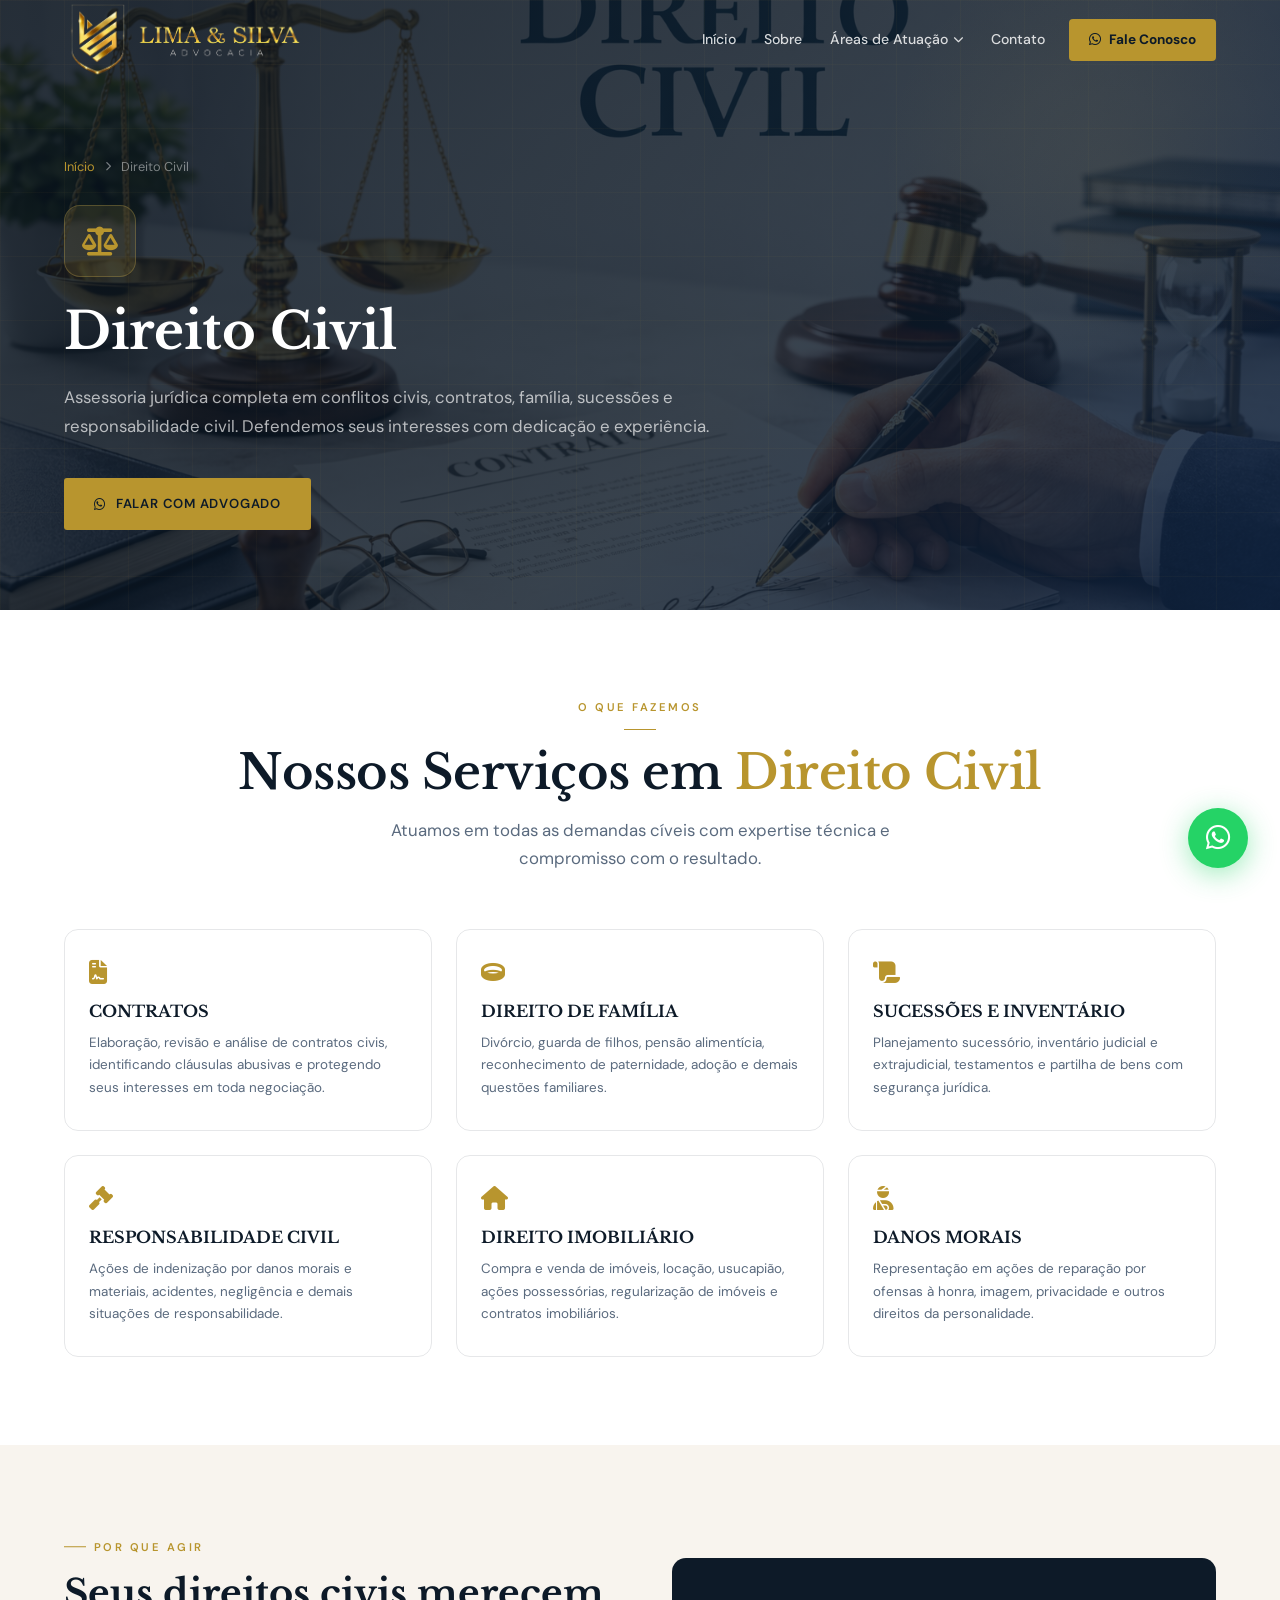
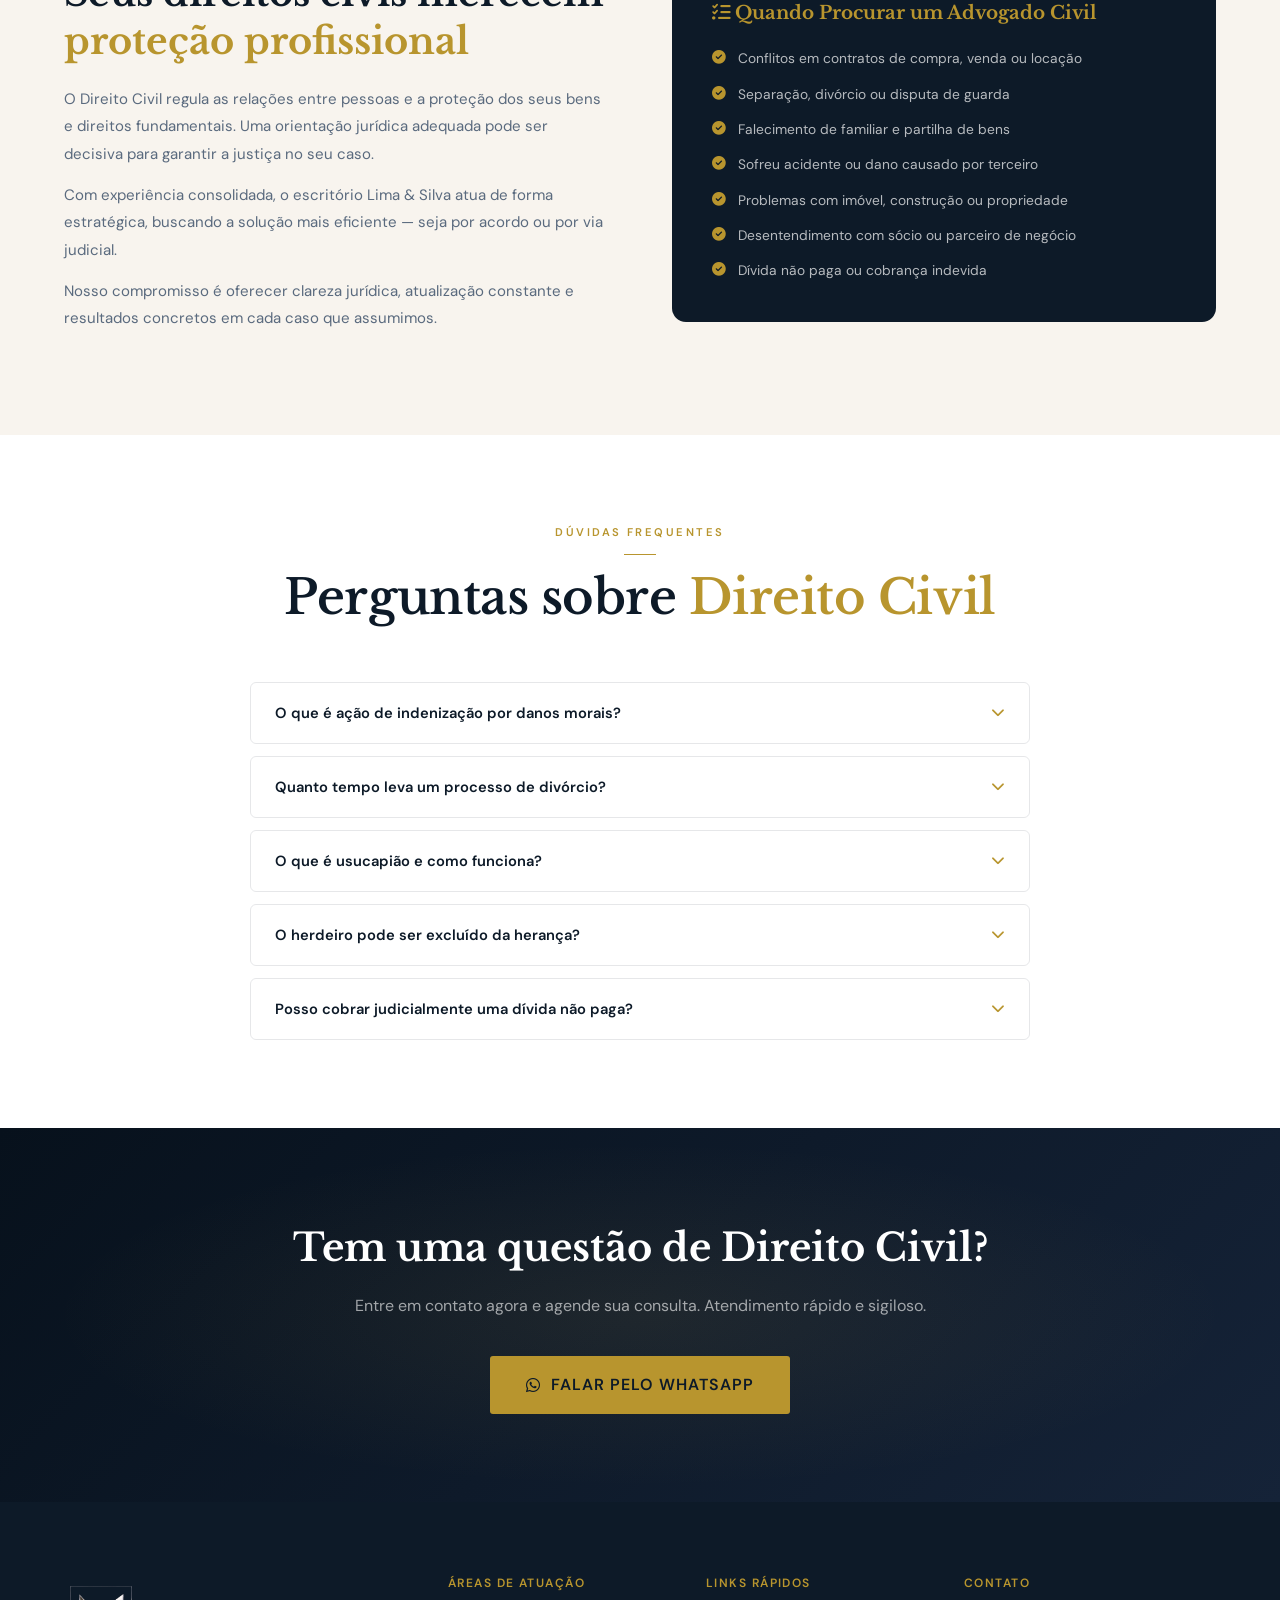
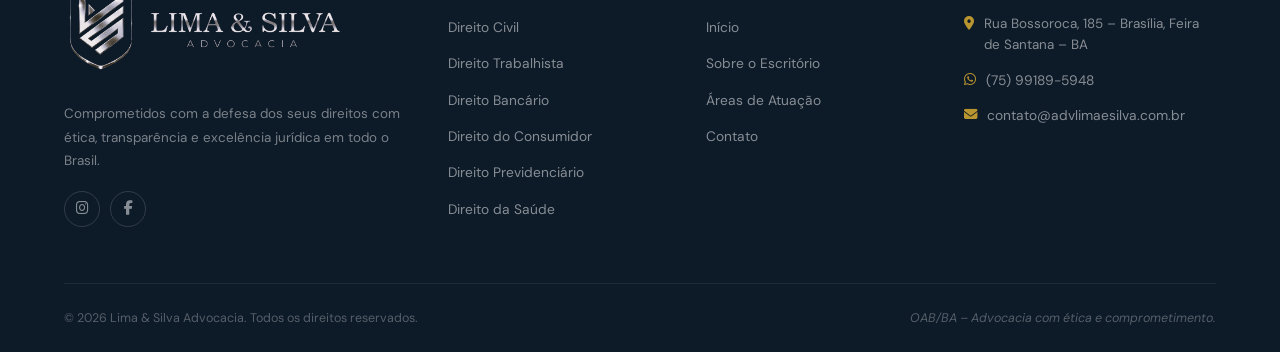
<file: direito-civil.html>
<!DOCTYPE html>
<html lang="pt-BR">
<head>
  <meta charset="UTF-8">
  <meta name="viewport" content="width=device-width, initial-scale=1.0">
  <meta name="description" content="Lima & Silva Advocacia – Especialistas em Direito Civil em Feira de Santana. Contratos, família, sucessões, responsabilidade civil, ações indenizatórias e direito imobiliário.">
  <meta name="keywords" content="advogado direito civil Feira de Santana, ação indenizatória, contratos, família, herança, divórcio, Lima e Silva advocacia">
  <meta name="robots" content="index, follow">
  <link rel="canonical" href="https://www.advlimaesilva.com.br/direito-civil.html">
  <title>Direito Civil | Lima & Silva Advocacia – Feira de Santana</title>

  <link rel="preconnect" href="https://fonts.googleapis.com">
  <link rel="preconnect" href="https://fonts.gstatic.com" crossorigin>
  <link href="https://fonts.googleapis.com/css2?family=Libre+Baskerville:ital,wght@0,400;0,700;1,400&family=DM+Sans:opsz,wght@9..40,300;9..40,400;9..40,500;9..40,600;9..40,700&display=swap" rel="stylesheet">
  <link rel="stylesheet" href="https://cdnjs.cloudflare.com/ajax/libs/font-awesome/6.5.0/css/all.min.css">
  <link rel="stylesheet" href="style.css">
  <link rel="icon" type="image/png" sizes="512x512" href="imagens/Favicon.png">
  <link rel="apple-touch-icon" href="imagens/Favicon.png">

  <script type="application/ld+json">
  {
    "@context": "https://schema.org",
    "@type": "LegalService",
    "name": "Lima & Silva Advocacia – Direito Civil",
    "url": "https://www.advlimaesilva.com.br/direito-civil.html",
    "telephone": "+55-75-99189-5948",
    "address": { "@type": "PostalAddress", "streetAddress": "Rua Bossoroca, 185", "addressLocality": "Feira de Santana", "addressRegion": "BA", "addressCountry": "BR" },
    "knowsAbout": ["Direito Civil","Contratos","Família","Sucessões","Responsabilidade Civil","Direito Imobiliário"]
  }
  </script>
</head>
<body>

<!-- NAVBAR -->
<nav class="navbar" id="navbar">
  <div class="nav-container">
    <a href="index.html" class="nav-logo">
      <img src="imagens/logo.png" alt="Lima &amp; Silva Advocacia" class="logo-img">
    </a>
    <ul class="nav-menu" id="navMenu">
      <li><a href="index.html" class="nav-link">Início</a></li>
      <li><a href="index.html#sobre" class="nav-link">Sobre</a></li>
      <li class="dropdown">
        <a href="index.html#areas" class="nav-link active">Áreas de Atuação <i class="fas fa-chevron-down"></i></a>
        <ul class="dropdown-menu">
          <li><a href="direito-civil.html"><i class="fas fa-balance-scale"></i> Direito Civil</a></li>
          <li><a href="direito-trabalhista.html"><i class="fas fa-hard-hat"></i> Direito Trabalhista</a></li>
          <li><a href="direito-bancario.html"><i class="fas fa-university"></i> Direito Bancário</a></li>
          <li><a href="direito-consumidor.html"><i class="fas fa-shield-alt"></i> Direito do Consumidor</a></li>
          <li><a href="direito-previdenciario.html"><i class="fas fa-hand-holding-heart"></i> Direito Previdenciário</a></li>
          <li><a href="direito-saude.html"><i class="fas fa-heartbeat"></i> Direito da Saúde</a></li>
        </ul>
      </li>
      <li><a href="index.html#contato" class="nav-link">Contato</a></li>
      <li><a href="https://wa.me/5575991895948" class="nav-btn" target="_blank" rel="noopener"><i class="fab fa-whatsapp"></i> Fale Conosco</a></li>
    </ul>
    <button class="hamburger" id="hamburger" aria-label="Abrir menu">
      <span></span><span></span><span></span>
    </button>
  </div>
</nav>

<!-- HERO -->
<section class="area-hero hero-civil">
  <div class="container">
    <div class="breadcrumb">
      <a href="index.html">Início</a>
      <i class="fas fa-chevron-right"></i>
      <span>Direito Civil</span>
    </div>
    <div class="area-hero-content">
      <div class="area-hero-icon"><i class="fas fa-balance-scale"></i></div>
      <h1>Direito Civil</h1>
      <p>Assessoria jurídica completa em conflitos civis, contratos, família, sucessões e responsabilidade civil. Defendemos seus interesses com dedicação e experiência.</p>
      <a href="https://wa.me/5575991895948?text=Olá,%20tenho%20uma%20questão%20de%20Direito%20Civil%20e%20gostaria%20de%20uma%20consulta." class="btn-primary" target="_blank" rel="noopener">
        <i class="fab fa-whatsapp"></i> Falar com Advogado
      </a>
    </div>
  </div>
</section>

<!-- SERVICES -->
<section class="area-services">
  <div class="container">
    <div class="section-header fade-up">
      <span class="section-label">O Que Fazemos</span>
      <h2 class="section-title">Nossos Serviços em <span class="gold">Direito Civil</span></h2>
      <p class="section-desc">Atuamos em todas as demandas cíveis com expertise técnica e compromisso com o resultado.</p>
    </div>
    <div class="area-services-grid">
      <div class="service-card fade-up">
        <i class="fas fa-file-contract"></i>
        <h4>Contratos</h4>
        <p>Elaboração, revisão e análise de contratos civis, identificando cláusulas abusivas e protegendo seus interesses em toda negociação.</p>
      </div>
      <div class="service-card fade-up">
        <i class="fas fa-ring"></i>
        <h4>Direito de Família</h4>
        <p>Divórcio, guarda de filhos, pensão alimentícia, reconhecimento de paternidade, adoção e demais questões familiares.</p>
      </div>
      <div class="service-card fade-up">
        <i class="fas fa-scroll"></i>
        <h4>Sucessões e Inventário</h4>
        <p>Planejamento sucessório, inventário judicial e extrajudicial, testamentos e partilha de bens com segurança jurídica.</p>
      </div>
      <div class="service-card fade-up">
        <i class="fas fa-gavel"></i>
        <h4>Responsabilidade Civil</h4>
        <p>Ações de indenização por danos morais e materiais, acidentes, negligência e demais situações de responsabilidade.</p>
      </div>
      <div class="service-card fade-up">
        <i class="fas fa-home"></i>
        <h4>Direito Imobiliário</h4>
        <p>Compra e venda de imóveis, locação, usucapião, ações possessórias, regularização de imóveis e contratos imobiliários.</p>
      </div>
      <div class="service-card fade-up">
        <i class="fas fa-user-injured"></i>
        <h4>Danos Morais</h4>
        <p>Representação em ações de reparação por ofensas à honra, imagem, privacidade e outros direitos da personalidade.</p>
      </div>
    </div>
  </div>
</section>

<!-- INFO -->
<section class="area-info">
  <div class="container">
    <div class="area-info-grid">
      <div class="fade-up">
        <span class="section-label">Por Que Agir</span>
        <h2>Seus direitos civis merecem <span class="gold">proteção profissional</span></h2>
        <p>O Direito Civil regula as relações entre pessoas e a proteção dos seus bens e direitos fundamentais. Uma orientação jurídica adequada pode ser decisiva para garantir a justiça no seu caso.</p>
        <p>Com experiência consolidada, o escritório Lima & Silva atua de forma estratégica, buscando a solução mais eficiente — seja por acordo ou por via judicial.</p>
        <p>Nosso compromisso é oferecer clareza jurídica, atualização constante e resultados concretos em cada caso que assumimos.</p>
      </div>
      <div class="info-highlight fade-up">
        <h3><i class="fas fa-list-check"></i> Quando Procurar um Advogado Civil</h3>
        <ul class="info-list">
          <li><i class="fas fa-check-circle"></i> Conflitos em contratos de compra, venda ou locação</li>
          <li><i class="fas fa-check-circle"></i> Separação, divórcio ou disputa de guarda</li>
          <li><i class="fas fa-check-circle"></i> Falecimento de familiar e partilha de bens</li>
          <li><i class="fas fa-check-circle"></i> Sofreu acidente ou dano causado por terceiro</li>
          <li><i class="fas fa-check-circle"></i> Problemas com imóvel, construção ou propriedade</li>
          <li><i class="fas fa-check-circle"></i> Desentendimento com sócio ou parceiro de negócio</li>
          <li><i class="fas fa-check-circle"></i> Dívida não paga ou cobrança indevida</li>
        </ul>
      </div>
    </div>
  </div>
</section>

<!-- FAQ -->
<section class="area-faq">
  <div class="container">
    <div class="section-header fade-up">
      <span class="section-label">Dúvidas Frequentes</span>
      <h2 class="section-title">Perguntas sobre <span class="gold">Direito Civil</span></h2>
    </div>
    <div class="faq-list">
      <div class="faq-item">
        <button class="faq-question">O que é ação de indenização por danos morais? <i class="fas fa-chevron-down"></i></button>
        <div class="faq-answer"><div class="faq-answer-inner">É uma ação judicial que busca reparação financeira por lesões a direitos da personalidade, como honra, imagem, privacidade ou dignidade. O valor é fixado pelo juiz com base na gravidade do dano e na capacidade econômica do causador.</div></div>
      </div>
      <div class="faq-item">
        <button class="faq-question">Quanto tempo leva um processo de divórcio? <i class="fas fa-chevron-down"></i></button>
        <div class="faq-answer"><div class="faq-answer-inner">O divórcio consensual extrajudicial (em cartório) pode ser concluído em poucos dias. O divórcio litigioso (judicial), com disputas sobre bens, guarda ou alimentos, pode levar de meses a alguns anos dependendo da complexidade.</div></div>
      </div>
      <div class="faq-item">
        <button class="faq-question">O que é usucapião e como funciona? <i class="fas fa-chevron-down"></i></button>
        <div class="faq-answer"><div class="faq-answer-inner">Usucapião é a aquisição da propriedade pela posse prolongada e ininterrupta de um imóvel. Existem diversas modalidades (ordinária, extraordinária, especial urbana, rural, entre outras), com prazos que variam de 2 a 15 anos conforme o caso.</div></div>
      </div>
      <div class="faq-item">
        <button class="faq-question">O herdeiro pode ser excluído da herança? <i class="fas fa-chevron-down"></i></button>
        <div class="faq-answer"><div class="faq-answer-inner">Sim. A lei prevê as hipóteses de indignidade e deserdação. A indignidade ocorre quando o herdeiro pratica atos graves contra o falecido (como homicídio ou calúnia). A deserdação ocorre quando o testador exclui expressamente um herdeiro por motivos previstos em lei.</div></div>
      </div>
      <div class="faq-item">
        <button class="faq-question">Posso cobrar judicialmente uma dívida não paga? <i class="fas fa-chevron-down"></i></button>
        <div class="faq-answer"><div class="faq-answer-inner">Sim. É possível ingressar com ação de cobrança ou execução judicial, desde que haja comprovação da dívida (contrato, boleto, transferência, etc.). O prazo prescricional varia de 1 a 10 anos dependendo do tipo de crédito.</div></div>
      </div>
    </div>
  </div>
</section>

<!-- CTA -->
<section class="cta-banner">
  <div class="container">
    <h2>Tem uma questão de Direito Civil?</h2>
    <p>Entre em contato agora e agende sua consulta. Atendimento rápido e sigiloso.</p>
    <a href="https://wa.me/5575991895948?text=Olá,%20tenho%20uma%20questão%20de%20Direito%20Civil%20e%20gostaria%20de%20uma%20consulta." class="btn-primary" target="_blank" rel="noopener">
      <i class="fab fa-whatsapp"></i> Falar pelo WhatsApp
    </a>
  </div>
</section>

<!-- FOOTER -->
<footer class="footer">
  <div class="container">
    <div class="footer-grid">
      <div class="footer-brand">
        <img src="imagens/Logo-footer.png" alt="Lima & Silva Advocacia" class="footer-logo-img">
        <p class="footer-desc">Comprometidos com a defesa dos seus direitos com ética, transparência e excelência jurídica em todo o Brasil.</p>
        <div class="footer-social">
          <a href="https://www.instagram.com/adv.limaesilva" target="_blank" rel="noopener" aria-label="Instagram"><i class="fab fa-instagram"></i></a>
          <a href="https://www.facebook.com/adv.limaesilva" target="_blank" rel="noopener" aria-label="Facebook"><i class="fab fa-facebook-f"></i></a>
        </div>
      </div>
      <div class="footer-col">
        <h4>Áreas de Atuação</h4>
        <ul>
          <li><a href="direito-civil.html">Direito Civil</a></li>
          <li><a href="direito-trabalhista.html">Direito Trabalhista</a></li>
          <li><a href="direito-bancario.html">Direito Bancário</a></li>
          <li><a href="direito-consumidor.html">Direito do Consumidor</a></li>
          <li><a href="direito-previdenciario.html">Direito Previdenciário</a></li>
          <li><a href="direito-saude.html">Direito da Saúde</a></li>
        </ul>
      </div>
      <div class="footer-col">
        <h4>Links Rápidos</h4>
        <ul>
          <li><a href="index.html">Início</a></li>
          <li><a href="index.html#sobre">Sobre o Escritório</a></li>
          <li><a href="index.html#areas">Áreas de Atuação</a></li>
          <li><a href="index.html#contato">Contato</a></li>
        </ul>
      </div>
      <div class="footer-col">
        <h4>Contato</h4>
        <ul class="footer-contact">
          <li><i class="fas fa-map-marker-alt"></i> Rua Bossoroca, 185 – Brasília, Feira de Santana – BA</li>
          <li><i class="fab fa-whatsapp"></i> <a href="https://wa.me/5575991895948" target="_blank" rel="noopener">(75) 99189-5948</a></li>
          <li><i class="fas fa-envelope"></i> <a href="mailto:contato@advlimaesilva.com.br">contato@advlimaesilva.com.br</a></li>
        </ul>
      </div>
    </div>
    <div class="footer-bottom">
      <p>© 2026 Lima & Silva Advocacia. Todos os direitos reservados.</p>
      <p class="footer-oab">OAB/BA – Advocacia com ética e comprometimento.</p>
    </div>
  </div>
</footer>

<a href="https://wa.me/5575991895948?text=Olá,%20tenho%20uma%20questão%20de%20Direito%20Civil%20e%20gostaria%20de%20uma%20consulta." class="whatsapp-float" target="_blank" rel="noopener" aria-label="Fale pelo WhatsApp">
  <i class="fab fa-whatsapp"></i>
  <span class="wpp-tooltip">Fale Conosco</span>
</a>
<button class="back-to-top" id="backToTop" aria-label="Voltar ao topo"><i class="fas fa-chevron-up"></i></button>
<script src="script.js"></script>
</body>
</html>
</file>
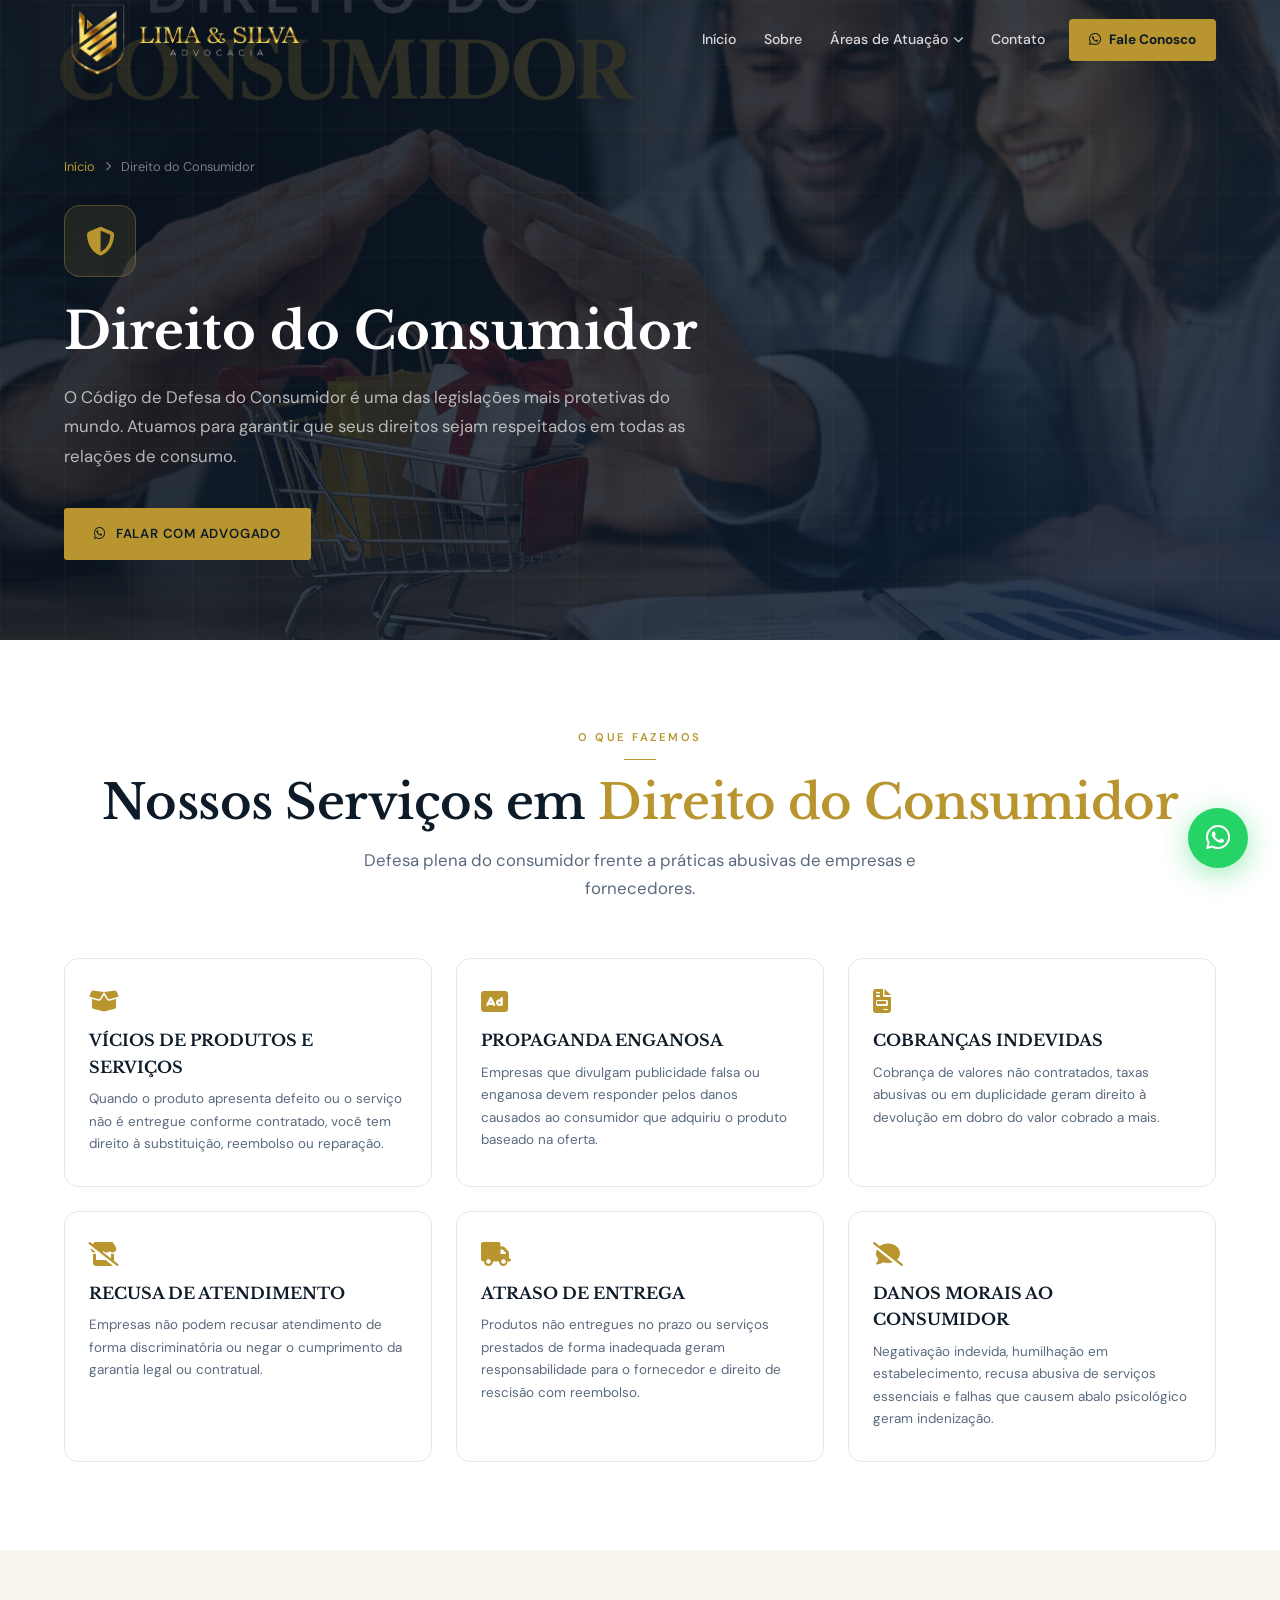
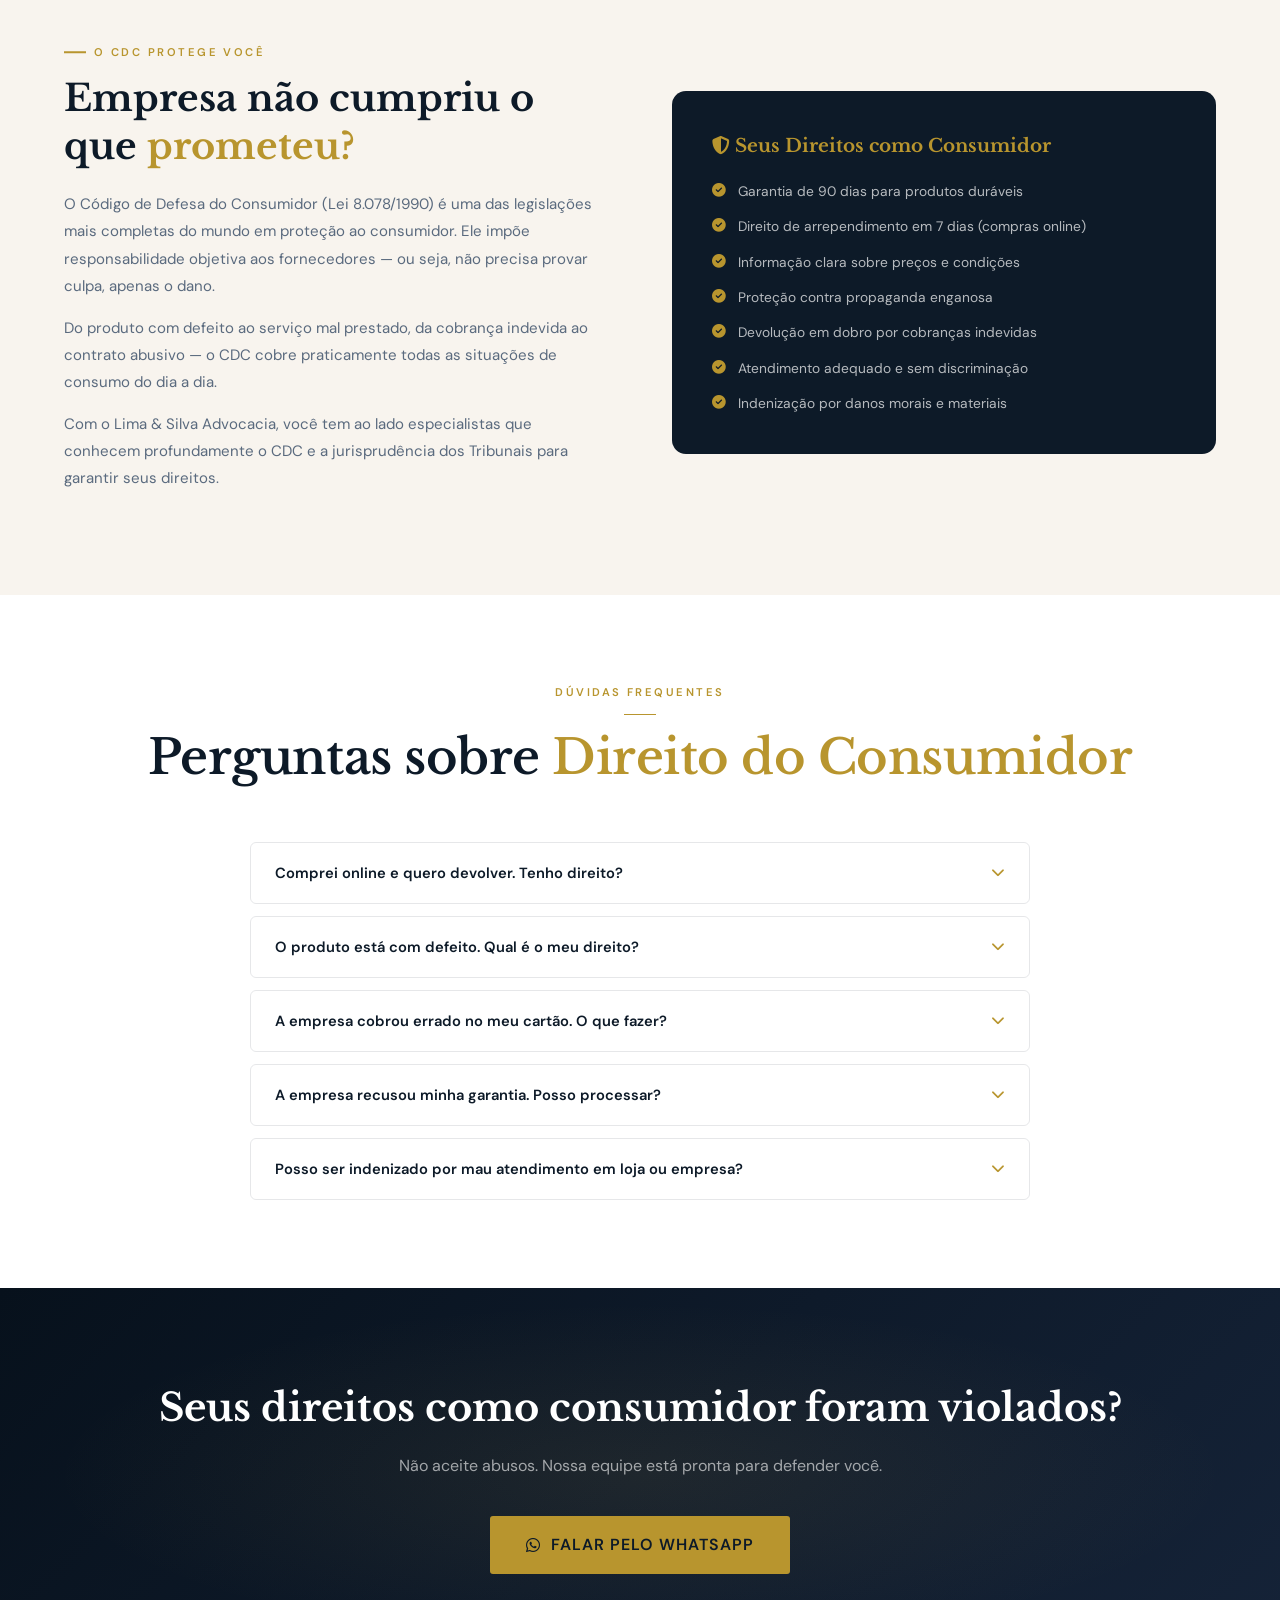
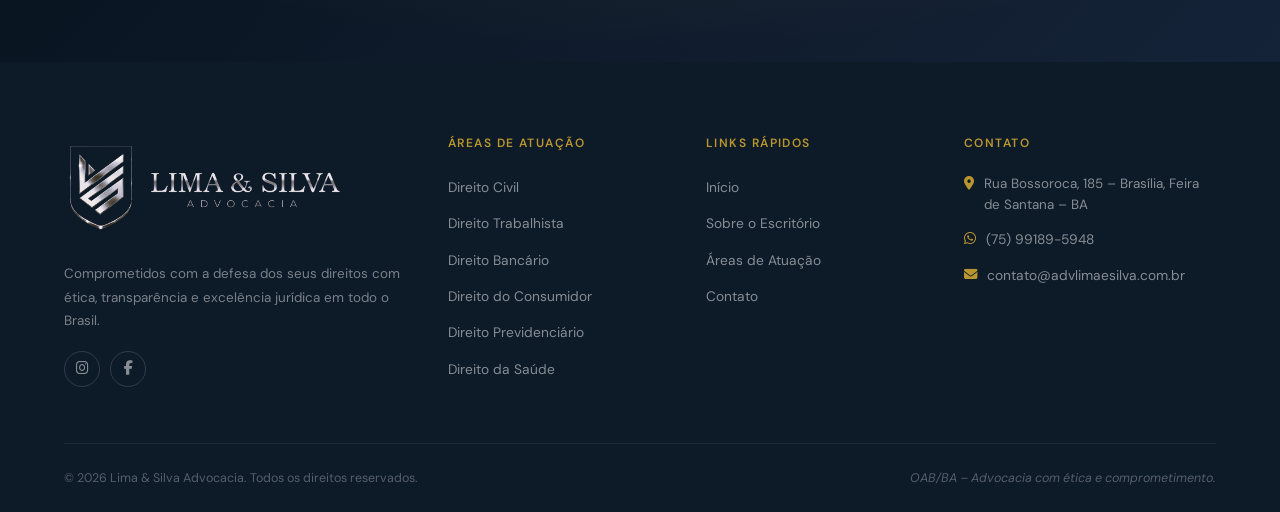
<file: direito-consumidor.html>
<!DOCTYPE html>
<html lang="pt-BR">
<head>
  <meta charset="UTF-8">
  <meta name="viewport" content="width=device-width, initial-scale=1.0">
  <meta name="description" content="Lima & Silva Advocacia – Especialistas em Direito do Consumidor em Feira de Santana. Vícios de produtos, cobranças abusivas, propaganda enganosa e danos morais.">
  <meta name="keywords" content="advogado consumidor Feira de Santana, CDC, vício produto, cobrança indevida, propaganda enganosa, danos morais, Lima e Silva advocacia">
  <meta name="robots" content="index, follow">
  <link rel="canonical" href="https://www.advlimaesilva.com.br/direito-consumidor.html">
  <title>Direito do Consumidor | Lima & Silva Advocacia – Feira de Santana</title>

  <link rel="preconnect" href="https://fonts.googleapis.com">
  <link rel="preconnect" href="https://fonts.gstatic.com" crossorigin>
  <link href="https://fonts.googleapis.com/css2?family=Libre+Baskerville:ital,wght@0,400;0,700;1,400&family=DM+Sans:opsz,wght@9..40,300;9..40,400;9..40,500;9..40,600;9..40,700&display=swap" rel="stylesheet">
  <link rel="stylesheet" href="https://cdnjs.cloudflare.com/ajax/libs/font-awesome/6.5.0/css/all.min.css">
  <link rel="stylesheet" href="style.css">
  <link rel="icon" type="image/png" sizes="512x512" href="imagens/Favicon.png">
  <link rel="apple-touch-icon" href="imagens/Favicon.png">
</head>
<body>

<!-- NAVBAR -->
<nav class="navbar" id="navbar">
  <div class="nav-container">
    <a href="index.html" class="nav-logo">
      <img src="imagens/logo.png" alt="Lima &amp; Silva Advocacia" class="logo-img">
    </a>
    <ul class="nav-menu" id="navMenu">
      <li><a href="index.html" class="nav-link">Início</a></li>
      <li><a href="index.html#sobre" class="nav-link">Sobre</a></li>
      <li class="dropdown">
        <a href="index.html#areas" class="nav-link active">Áreas de Atuação <i class="fas fa-chevron-down"></i></a>
        <ul class="dropdown-menu">
          <li><a href="direito-civil.html"><i class="fas fa-balance-scale"></i> Direito Civil</a></li>
          <li><a href="direito-trabalhista.html"><i class="fas fa-hard-hat"></i> Direito Trabalhista</a></li>
          <li><a href="direito-bancario.html"><i class="fas fa-university"></i> Direito Bancário</a></li>
          <li><a href="direito-consumidor.html"><i class="fas fa-shield-alt"></i> Direito do Consumidor</a></li>
          <li><a href="direito-previdenciario.html"><i class="fas fa-hand-holding-heart"></i> Direito Previdenciário</a></li>
          <li><a href="direito-saude.html"><i class="fas fa-heartbeat"></i> Direito da Saúde</a></li>
        </ul>
      </li>
      <li><a href="index.html#contato" class="nav-link">Contato</a></li>
      <li><a href="https://wa.me/5575991895948" class="nav-btn" target="_blank" rel="noopener"><i class="fab fa-whatsapp"></i> Fale Conosco</a></li>
    </ul>
    <button class="hamburger" id="hamburger" aria-label="Abrir menu">
      <span></span><span></span><span></span>
    </button>
  </div>
</nav>

<!-- HERO -->
<section class="area-hero hero-consumidor">
  <div class="container">
    <div class="breadcrumb">
      <a href="index.html">Início</a>
      <i class="fas fa-chevron-right"></i>
      <span>Direito do Consumidor</span>
    </div>
    <div class="area-hero-content">
      <div class="area-hero-icon"><i class="fas fa-shield-alt"></i></div>
      <h1>Direito do Consumidor</h1>
      <p>O Código de Defesa do Consumidor é uma das legislações mais protetivas do mundo. Atuamos para garantir que seus direitos sejam respeitados em todas as relações de consumo.</p>
      <a href="https://wa.me/5575991895948?text=Olá,%20tenho%20uma%20questão%20de%20Direito%20do%20Consumidor%20e%20gostaria%20de%20uma%20consulta." class="btn-primary" target="_blank" rel="noopener">
        <i class="fab fa-whatsapp"></i> Falar com Advogado
      </a>
    </div>
  </div>
</section>

<!-- SERVICES -->
<section class="area-services">
  <div class="container">
    <div class="section-header fade-up">
      <span class="section-label">O Que Fazemos</span>
      <h2 class="section-title">Nossos Serviços em <span class="gold">Direito do Consumidor</span></h2>
      <p class="section-desc">Defesa plena do consumidor frente a práticas abusivas de empresas e fornecedores.</p>
    </div>
    <div class="area-services-grid">
      <div class="service-card fade-up">
        <i class="fas fa-box-open"></i>
        <h4>Vícios de Produtos e Serviços</h4>
        <p>Quando o produto apresenta defeito ou o serviço não é entregue conforme contratado, você tem direito à substituição, reembolso ou reparação.</p>
      </div>
      <div class="service-card fade-up">
        <i class="fas fa-ad"></i>
        <h4>Propaganda Enganosa</h4>
        <p>Empresas que divulgam publicidade falsa ou enganosa devem responder pelos danos causados ao consumidor que adquiriu o produto baseado na oferta.</p>
      </div>
      <div class="service-card fade-up">
        <i class="fas fa-file-invoice"></i>
        <h4>Cobranças Indevidas</h4>
        <p>Cobrança de valores não contratados, taxas abusivas ou em duplicidade geram direito à devolução em dobro do valor cobrado a mais.</p>
      </div>
      <div class="service-card fade-up">
        <i class="fas fa-store-slash"></i>
        <h4>Recusa de Atendimento</h4>
        <p>Empresas não podem recusar atendimento de forma discriminatória ou negar o cumprimento da garantia legal ou contratual.</p>
      </div>
      <div class="service-card fade-up">
        <i class="fas fa-truck"></i>
        <h4>Atraso de Entrega</h4>
        <p>Produtos não entregues no prazo ou serviços prestados de forma inadequada geram responsabilidade para o fornecedor e direito de rescisão com reembolso.</p>
      </div>
      <div class="service-card fade-up">
        <i class="fas fa-comment-slash"></i>
        <h4>Danos Morais ao Consumidor</h4>
        <p>Negativação indevida, humilhação em estabelecimento, recusa abusiva de serviços essenciais e falhas que causem abalo psicológico geram indenização.</p>
      </div>
    </div>
  </div>
</section>

<!-- INFO -->
<section class="area-info">
  <div class="container">
    <div class="area-info-grid">
      <div class="fade-up">
        <span class="section-label">O CDC Protege Você</span>
        <h2>Empresa não cumpriu o que <span class="gold">prometeu?</span></h2>
        <p>O Código de Defesa do Consumidor (Lei 8.078/1990) é uma das legislações mais completas do mundo em proteção ao consumidor. Ele impõe responsabilidade objetiva aos fornecedores — ou seja, não precisa provar culpa, apenas o dano.</p>
        <p>Do produto com defeito ao serviço mal prestado, da cobrança indevida ao contrato abusivo — o CDC cobre praticamente todas as situações de consumo do dia a dia.</p>
        <p>Com o Lima & Silva Advocacia, você tem ao lado especialistas que conhecem profundamente o CDC e a jurisprudência dos Tribunais para garantir seus direitos.</p>
      </div>
      <div class="info-highlight fade-up">
        <h3><i class="fas fa-shield-alt"></i> Seus Direitos como Consumidor</h3>
        <ul class="info-list">
          <li><i class="fas fa-check-circle"></i> Garantia de 90 dias para produtos duráveis</li>
          <li><i class="fas fa-check-circle"></i> Direito de arrependimento em 7 dias (compras online)</li>
          <li><i class="fas fa-check-circle"></i> Informação clara sobre preços e condições</li>
          <li><i class="fas fa-check-circle"></i> Proteção contra propaganda enganosa</li>
          <li><i class="fas fa-check-circle"></i> Devolução em dobro por cobranças indevidas</li>
          <li><i class="fas fa-check-circle"></i> Atendimento adequado e sem discriminação</li>
          <li><i class="fas fa-check-circle"></i> Indenização por danos morais e materiais</li>
        </ul>
      </div>
    </div>
  </div>
</section>

<!-- FAQ -->
<section class="area-faq">
  <div class="container">
    <div class="section-header fade-up">
      <span class="section-label">Dúvidas Frequentes</span>
      <h2 class="section-title">Perguntas sobre <span class="gold">Direito do Consumidor</span></h2>
    </div>
    <div class="faq-list">
      <div class="faq-item">
        <button class="faq-question">Comprei online e quero devolver. Tenho direito? <i class="fas fa-chevron-down"></i></button>
        <div class="faq-answer"><div class="faq-answer-inner">Sim. O CDC garante o direito de arrependimento em até 7 dias corridos a partir do recebimento do produto, sem necessidade de justificativa, para compras realizadas fora do estabelecimento comercial (internet, telefone, catálogo). O fornecedor deve devolver integralmente o valor pago, incluindo frete.</div></div>
      </div>
      <div class="faq-item">
        <button class="faq-question">O produto está com defeito. Qual é o meu direito? <i class="fas fa-chevron-down"></i></button>
        <div class="faq-answer"><div class="faq-answer-inner">Para produtos não duráveis: 30 dias de garantia. Para produtos duráveis: 90 dias. Dentro desse prazo, o fornecedor tem 30 dias para sanar o defeito. Se não o fizer, você pode exigir troca do produto, devolução integral do valor ou abatimento proporcional do preço. Além da garantia legal, pode existir a garantia contratual adicional oferecida pelo fabricante.</div></div>
      </div>
      <div class="faq-item">
        <button class="faq-question">A empresa cobrou errado no meu cartão. O que fazer? <i class="fas fa-chevron-down"></i></button>
        <div class="faq-answer"><div class="faq-answer-inner">Se a cobrança foi indevida, você tem direito à devolução em dobro do valor cobrado a mais (parágrafo único do art. 42 do CDC), além de eventuais danos morais caso a cobrança tenha causado constrangimento ou abalo em seu nome. Registre uma reclamação formal antes de acionar a Justiça.</div></div>
      </div>
      <div class="faq-item">
        <button class="faq-question">A empresa recusou minha garantia. Posso processar? <i class="fas fa-chevron-down"></i></button>
        <div class="faq-answer"><div class="faq-answer-inner">Sim. A recusa injustificada de atender a garantia legal ou contratual configura violação ao CDC. É possível ingressar com ação judicial para obrigar o cumprimento da garantia e pleitear indenização por danos morais e materiais causados pela recusa abusiva.</div></div>
      </div>
      <div class="faq-item">
        <button class="faq-question">Posso ser indenizado por mau atendimento em loja ou empresa? <i class="fas fa-chevron-down"></i></button>
        <div class="faq-answer"><div class="faq-answer-inner">Depende da situação. Se o mau atendimento causou constrangimento, humilhação, discriminação ou dano à honra, há base para pedido de indenização por danos morais. Casos como acusação falsa de furto, tratamento discriminatório e recusa de atendimento de forma vexatória costumam ser reconhecidos pelos tribunais.</div></div>
      </div>
    </div>
  </div>
</section>

<!-- CTA -->
<section class="cta-banner">
  <div class="container">
    <h2>Seus direitos como consumidor foram violados?</h2>
    <p>Não aceite abusos. Nossa equipe está pronta para defender você.</p>
    <a href="https://wa.me/5575991895948?text=Olá,%20tenho%20uma%20questão%20de%20Direito%20do%20Consumidor%20e%20gostaria%20de%20uma%20consulta." class="btn-primary" target="_blank" rel="noopener">
      <i class="fab fa-whatsapp"></i> Falar pelo WhatsApp
    </a>
  </div>
</section>

<!-- FOOTER -->
<footer class="footer">
  <div class="container">
    <div class="footer-grid">
      <div class="footer-brand">
        <img src="imagens/Logo-footer.png" alt="Lima & Silva Advocacia" class="footer-logo-img">
        <p class="footer-desc">Comprometidos com a defesa dos seus direitos com ética, transparência e excelência jurídica em todo o Brasil.</p>
        <div class="footer-social">
          <a href="https://www.instagram.com/adv.limaesilva" target="_blank" rel="noopener" aria-label="Instagram"><i class="fab fa-instagram"></i></a>
          <a href="https://www.facebook.com/adv.limaesilva" target="_blank" rel="noopener" aria-label="Facebook"><i class="fab fa-facebook-f"></i></a>
        </div>
      </div>
      <div class="footer-col">
        <h4>Áreas de Atuação</h4>
        <ul>
          <li><a href="direito-civil.html">Direito Civil</a></li>
          <li><a href="direito-trabalhista.html">Direito Trabalhista</a></li>
          <li><a href="direito-bancario.html">Direito Bancário</a></li>
          <li><a href="direito-consumidor.html">Direito do Consumidor</a></li>
          <li><a href="direito-previdenciario.html">Direito Previdenciário</a></li>
          <li><a href="direito-saude.html">Direito da Saúde</a></li>
        </ul>
      </div>
      <div class="footer-col">
        <h4>Links Rápidos</h4>
        <ul>
          <li><a href="index.html">Início</a></li>
          <li><a href="index.html#sobre">Sobre o Escritório</a></li>
          <li><a href="index.html#areas">Áreas de Atuação</a></li>
          <li><a href="index.html#contato">Contato</a></li>
        </ul>
      </div>
      <div class="footer-col">
        <h4>Contato</h4>
        <ul class="footer-contact">
          <li><i class="fas fa-map-marker-alt"></i> Rua Bossoroca, 185 – Brasília, Feira de Santana – BA</li>
          <li><i class="fab fa-whatsapp"></i> <a href="https://wa.me/5575991895948" target="_blank" rel="noopener">(75) 99189-5948</a></li>
          <li><i class="fas fa-envelope"></i> <a href="mailto:contato@advlimaesilva.com.br">contato@advlimaesilva.com.br</a></li>
        </ul>
      </div>
    </div>
    <div class="footer-bottom">
      <p>© 2026 Lima & Silva Advocacia. Todos os direitos reservados.</p>
      <p class="footer-oab">OAB/BA – Advocacia com ética e comprometimento.</p>
    </div>
  </div>
</footer>

<a href="https://wa.me/5575991895948?text=Olá,%20tenho%20uma%20questão%20de%20Direito%20do%20Consumidor%20e%20gostaria%20de%20uma%20consulta." class="whatsapp-float" target="_blank" rel="noopener" aria-label="Fale pelo WhatsApp">
  <i class="fab fa-whatsapp"></i>
  <span class="wpp-tooltip">Fale Conosco</span>
</a>
<button class="back-to-top" id="backToTop" aria-label="Voltar ao topo"><i class="fas fa-chevron-up"></i></button>
<script src="script.js"></script>
</body>
</html>
</file>
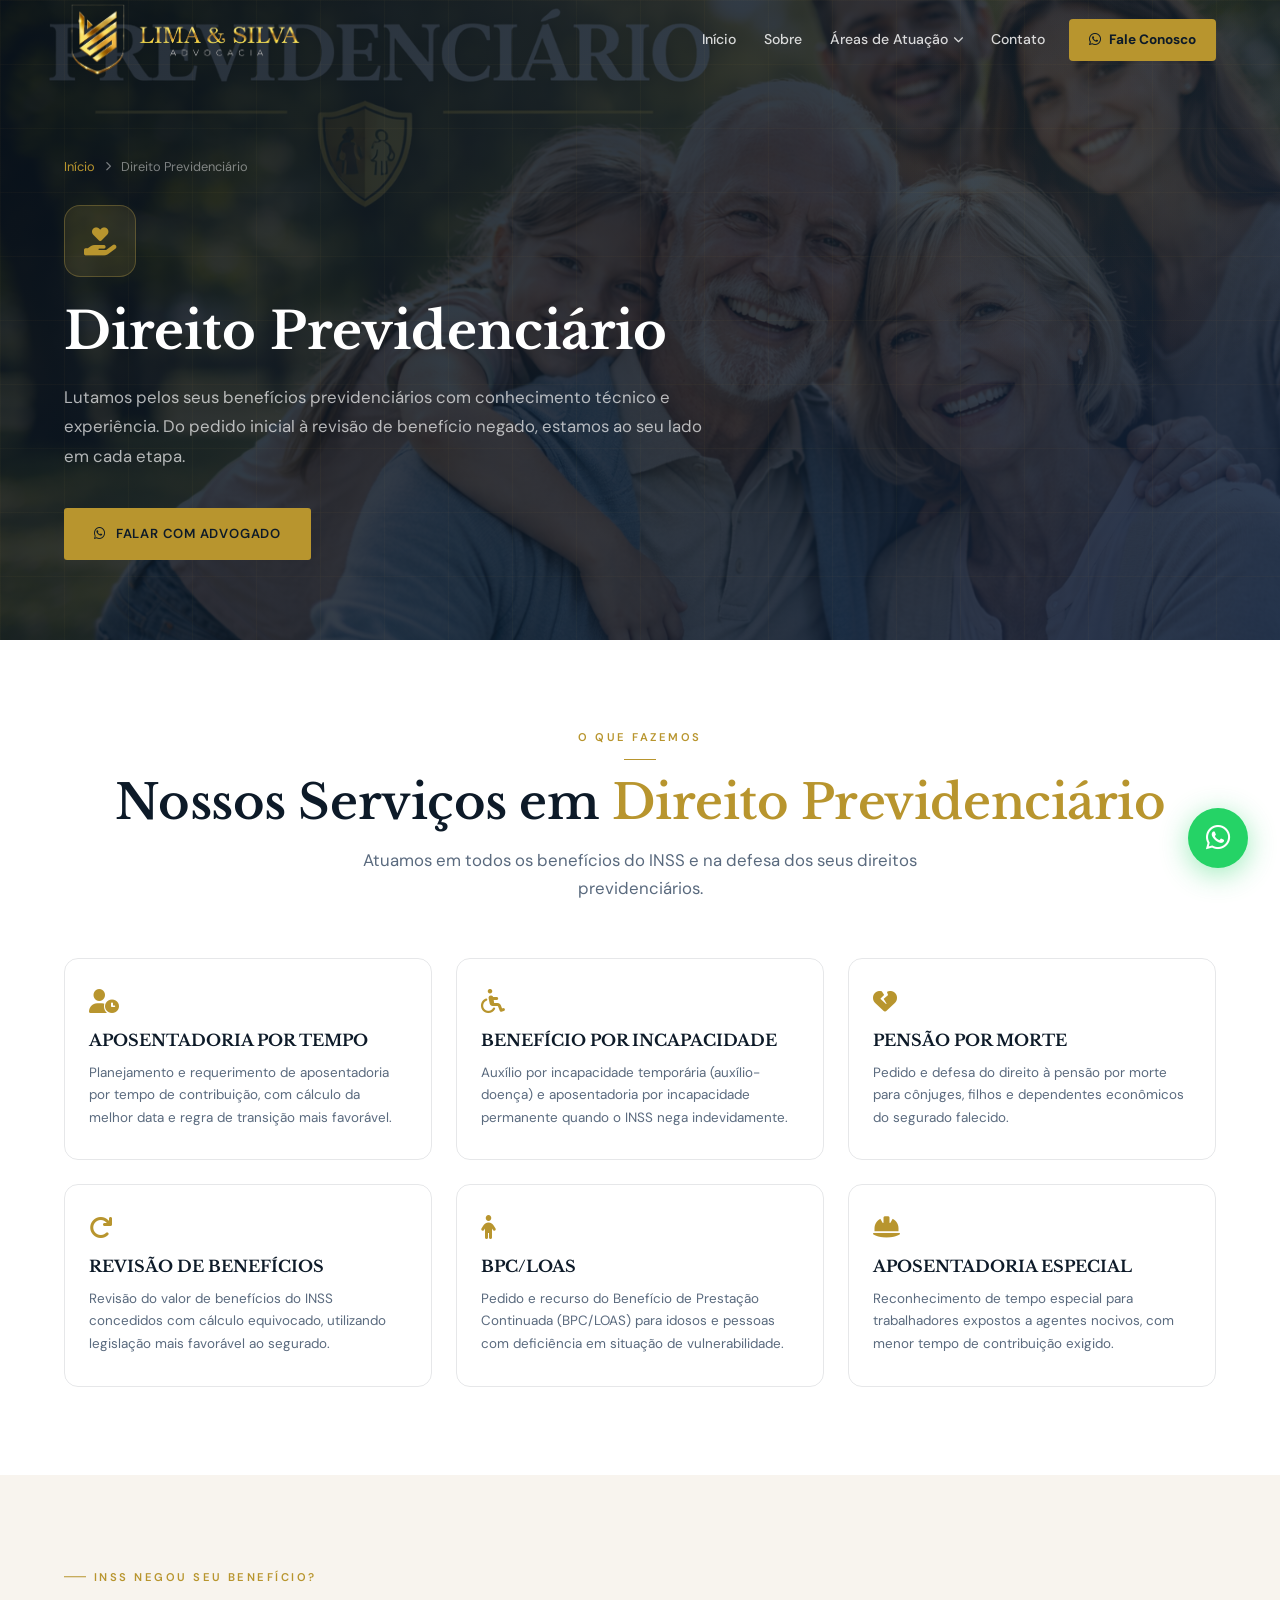
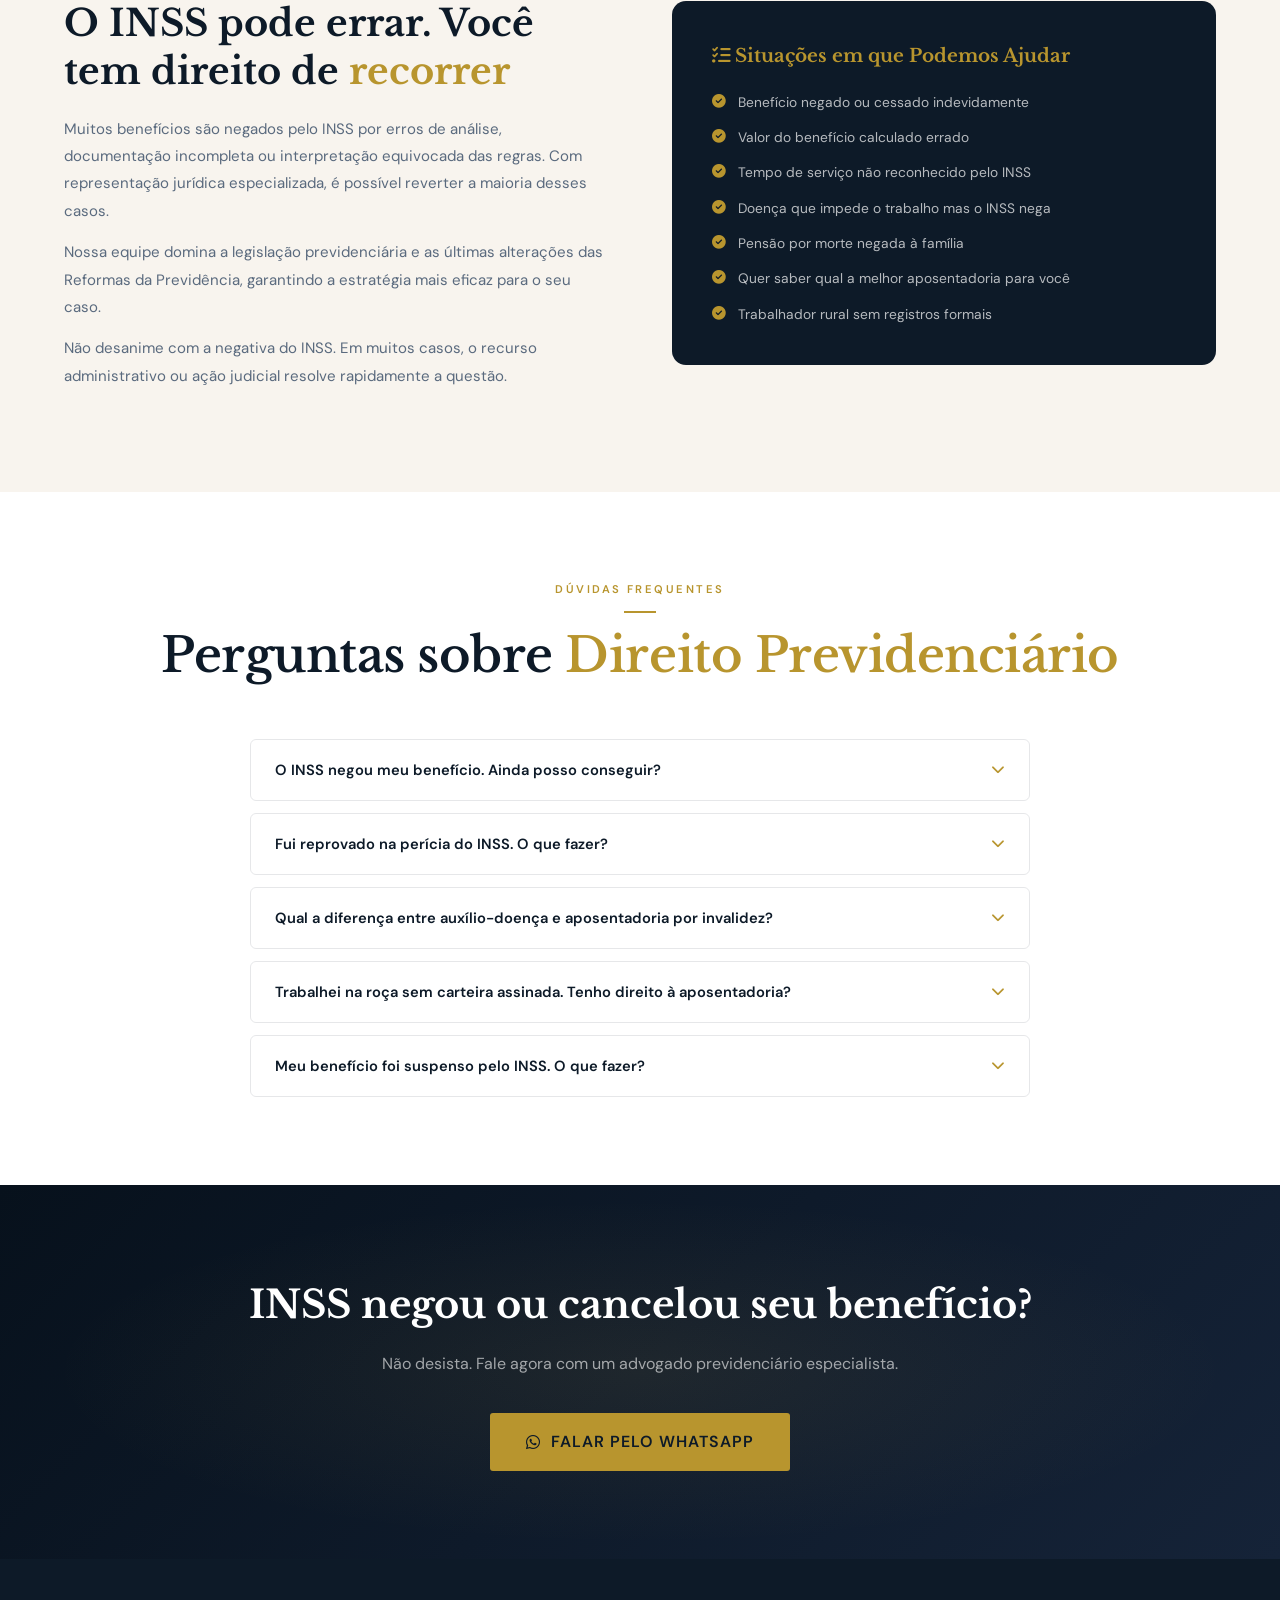
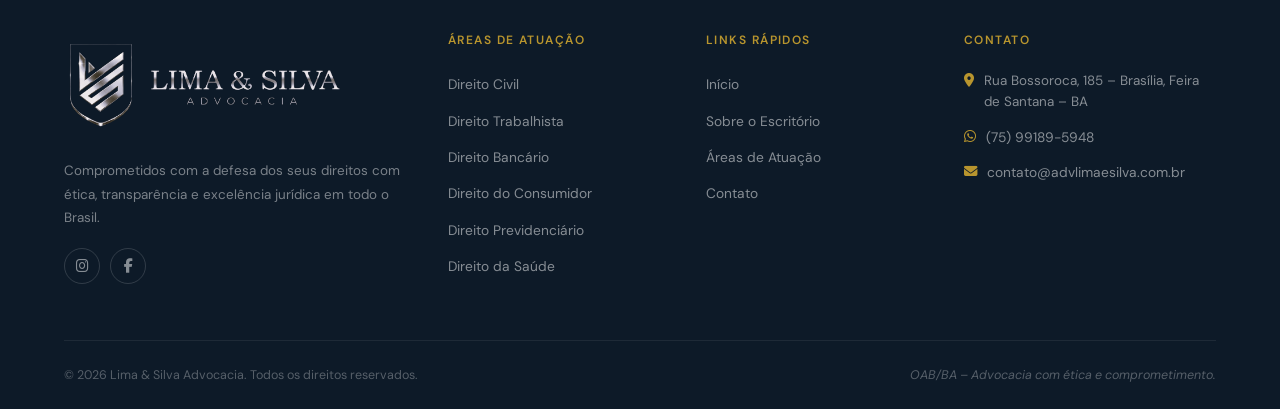
<file: direito-previdenciario.html>
<!DOCTYPE html>
<html lang="pt-BR">
<head>
  <meta charset="UTF-8">
  <meta name="viewport" content="width=device-width, initial-scale=1.0">
  <meta name="description" content="Lima & Silva Advocacia – Especialistas em Direito Previdenciário em Feira de Santana. Aposentadoria, benefício por incapacidade, pensão por morte, revisão do INSS.">
  <meta name="keywords" content="advogado previdenciário Feira de Santana, aposentadoria INSS, benefício incapacidade, pensão por morte, revisão benefício, Lima e Silva advocacia">
  <meta name="robots" content="index, follow">
  <link rel="canonical" href="https://www.advlimaesilva.com.br/direito-previdenciario.html">
  <title>Direito Previdenciário | Lima & Silva Advocacia – Feira de Santana</title>

  <link rel="preconnect" href="https://fonts.googleapis.com">
  <link rel="preconnect" href="https://fonts.gstatic.com" crossorigin>
  <link href="https://fonts.googleapis.com/css2?family=Libre+Baskerville:ital,wght@0,400;0,700;1,400&family=DM+Sans:opsz,wght@9..40,300;9..40,400;9..40,500;9..40,600;9..40,700&display=swap" rel="stylesheet">
  <link rel="stylesheet" href="https://cdnjs.cloudflare.com/ajax/libs/font-awesome/6.5.0/css/all.min.css">
  <link rel="stylesheet" href="style.css">
  <link rel="icon" type="image/png" sizes="512x512" href="imagens/Favicon.png">
  <link rel="apple-touch-icon" href="imagens/Favicon.png">
</head>
<body>

<!-- NAVBAR -->
<nav class="navbar" id="navbar">
  <div class="nav-container">
    <a href="index.html" class="nav-logo">
      <img src="imagens/logo.png" alt="Lima &amp; Silva Advocacia" class="logo-img">
    </a>
    <ul class="nav-menu" id="navMenu">
      <li><a href="index.html" class="nav-link">Início</a></li>
      <li><a href="index.html#sobre" class="nav-link">Sobre</a></li>
      <li class="dropdown">
        <a href="index.html#areas" class="nav-link active">Áreas de Atuação <i class="fas fa-chevron-down"></i></a>
        <ul class="dropdown-menu">
          <li><a href="direito-civil.html"><i class="fas fa-balance-scale"></i> Direito Civil</a></li>
          <li><a href="direito-trabalhista.html"><i class="fas fa-hard-hat"></i> Direito Trabalhista</a></li>
          <li><a href="direito-bancario.html"><i class="fas fa-university"></i> Direito Bancário</a></li>
          <li><a href="direito-consumidor.html"><i class="fas fa-shield-alt"></i> Direito do Consumidor</a></li>
          <li><a href="direito-previdenciario.html"><i class="fas fa-hand-holding-heart"></i> Direito Previdenciário</a></li>
          <li><a href="direito-saude.html"><i class="fas fa-heartbeat"></i> Direito da Saúde</a></li>
        </ul>
      </li>
      <li><a href="index.html#contato" class="nav-link">Contato</a></li>
      <li><a href="https://wa.me/5575991895948" class="nav-btn" target="_blank" rel="noopener"><i class="fab fa-whatsapp"></i> Fale Conosco</a></li>
    </ul>
    <button class="hamburger" id="hamburger" aria-label="Abrir menu">
      <span></span><span></span><span></span>
    </button>
  </div>
</nav>

<!-- HERO -->
<section class="area-hero hero-previdenciario">
  <div class="container">
    <div class="breadcrumb">
      <a href="index.html">Início</a>
      <i class="fas fa-chevron-right"></i>
      <span>Direito Previdenciário</span>
    </div>
    <div class="area-hero-content">
      <div class="area-hero-icon"><i class="fas fa-hand-holding-heart"></i></div>
      <h1>Direito Previdenciário</h1>
      <p>Lutamos pelos seus benefícios previdenciários com conhecimento técnico e experiência. Do pedido inicial à revisão de benefício negado, estamos ao seu lado em cada etapa.</p>
      <a href="https://wa.me/5575991895948?text=Olá,%20tenho%20uma%20questão%20de%20Direito%20Previdenciário%20e%20gostaria%20de%20uma%20consulta." class="btn-primary" target="_blank" rel="noopener">
        <i class="fab fa-whatsapp"></i> Falar com Advogado
      </a>
    </div>
  </div>
</section>

<!-- SERVICES -->
<section class="area-services">
  <div class="container">
    <div class="section-header fade-up">
      <span class="section-label">O Que Fazemos</span>
      <h2 class="section-title">Nossos Serviços em <span class="gold">Direito Previdenciário</span></h2>
      <p class="section-desc">Atuamos em todos os benefícios do INSS e na defesa dos seus direitos previdenciários.</p>
    </div>
    <div class="area-services-grid">
      <div class="service-card fade-up">
        <i class="fas fa-user-clock"></i>
        <h4>Aposentadoria por Tempo</h4>
        <p>Planejamento e requerimento de aposentadoria por tempo de contribuição, com cálculo da melhor data e regra de transição mais favorável.</p>
      </div>
      <div class="service-card fade-up">
        <i class="fas fa-wheelchair"></i>
        <h4>Benefício por Incapacidade</h4>
        <p>Auxílio por incapacidade temporária (auxílio-doença) e aposentadoria por incapacidade permanente quando o INSS nega indevidamente.</p>
      </div>
      <div class="service-card fade-up">
        <i class="fas fa-heart-broken"></i>
        <h4>Pensão por Morte</h4>
        <p>Pedido e defesa do direito à pensão por morte para cônjuges, filhos e dependentes econômicos do segurado falecido.</p>
      </div>
      <div class="service-card fade-up">
        <i class="fas fa-redo"></i>
        <h4>Revisão de Benefícios</h4>
        <p>Revisão do valor de benefícios do INSS concedidos com cálculo equivocado, utilizando legislação mais favorável ao segurado.</p>
      </div>
      <div class="service-card fade-up">
        <i class="fas fa-child"></i>
        <h4>BPC/LOAS</h4>
        <p>Pedido e recurso do Benefício de Prestação Continuada (BPC/LOAS) para idosos e pessoas com deficiência em situação de vulnerabilidade.</p>
      </div>
      <div class="service-card fade-up">
        <i class="fas fa-hard-hat"></i>
        <h4>Aposentadoria Especial</h4>
        <p>Reconhecimento de tempo especial para trabalhadores expostos a agentes nocivos, com menor tempo de contribuição exigido.</p>
      </div>
    </div>
  </div>
</section>

<!-- INFO -->
<section class="area-info">
  <div class="container">
    <div class="area-info-grid">
      <div class="fade-up">
        <span class="section-label">INSS Negou seu Benefício?</span>
        <h2>O INSS pode errar. Você tem direito de <span class="gold">recorrer</span></h2>
        <p>Muitos benefícios são negados pelo INSS por erros de análise, documentação incompleta ou interpretação equivocada das regras. Com representação jurídica especializada, é possível reverter a maioria desses casos.</p>
        <p>Nossa equipe domina a legislação previdenciária e as últimas alterações das Reformas da Previdência, garantindo a estratégia mais eficaz para o seu caso.</p>
        <p>Não desanime com a negativa do INSS. Em muitos casos, o recurso administrativo ou ação judicial resolve rapidamente a questão.</p>
      </div>
      <div class="info-highlight fade-up">
        <h3><i class="fas fa-list-check"></i> Situações em que Podemos Ajudar</h3>
        <ul class="info-list">
          <li><i class="fas fa-check-circle"></i> Benefício negado ou cessado indevidamente</li>
          <li><i class="fas fa-check-circle"></i> Valor do benefício calculado errado</li>
          <li><i class="fas fa-check-circle"></i> Tempo de serviço não reconhecido pelo INSS</li>
          <li><i class="fas fa-check-circle"></i> Doença que impede o trabalho mas o INSS nega</li>
          <li><i class="fas fa-check-circle"></i> Pensão por morte negada à família</li>
          <li><i class="fas fa-check-circle"></i> Quer saber qual a melhor aposentadoria para você</li>
          <li><i class="fas fa-check-circle"></i> Trabalhador rural sem registros formais</li>
        </ul>
      </div>
    </div>
  </div>
</section>

<!-- FAQ -->
<section class="area-faq">
  <div class="container">
    <div class="section-header fade-up">
      <span class="section-label">Dúvidas Frequentes</span>
      <h2 class="section-title">Perguntas sobre <span class="gold">Direito Previdenciário</span></h2>
    </div>
    <div class="faq-list">
      <div class="faq-item">
        <button class="faq-question">O INSS negou meu benefício. Ainda posso conseguir? <i class="fas fa-chevron-down"></i></button>
        <div class="faq-answer"><div class="faq-answer-inner">Sim. A negativa administrativa do INSS pode ser contestada por recurso ao CRPS (Conselho de Recursos da Previdência Social) ou por ação judicial. Em muitos casos, a negativa é revertida com a apresentação de documentação adequada e argumentação jurídica. O prazo para recurso administrativo é de 30 dias da ciência da negativa.</div></div>
      </div>
      <div class="faq-item">
        <button class="faq-question">Fui reprovado na perícia do INSS. O que fazer? <i class="fas fa-chevron-down"></i></button>
        <div class="faq-answer"><div class="faq-answer-inner">É possível recorrer da decisão pericial. A estratégia mais eficaz inclui laudo médico particular bem fundamentado, documentação clínica completa e, quando necessário, ação judicial com pedido de nova perícia. O resultado da perícia do INSS não é definitivo e pode ser questionado.</div></div>
      </div>
      <div class="faq-item">
        <button class="faq-question">Qual a diferença entre auxílio-doença e aposentadoria por invalidez? <i class="fas fa-chevron-down"></i></button>
        <div class="faq-answer"><div class="faq-answer-inner">O auxílio-doença (hoje chamado de auxílio por incapacidade temporária) é concedido quando a incapacidade é temporária. A aposentadoria por invalidez (aposentadoria por incapacidade permanente) é concedida quando a doença ou acidente impede definitivamente o trabalho. Ambos passaram por mudanças com a Reforma Previdenciária de 2019.</div></div>
      </div>
      <div class="faq-item">
        <button class="faq-question">Trabalhei na roça sem carteira assinada. Tenho direito à aposentadoria? <i class="fas fa-chevron-down"></i></button>
        <div class="faq-answer"><div class="faq-answer-inner">Sim. O trabalhador rural pode se aposentar com tempo reduzido (60 anos homens, 55 anos mulheres) comprovando atividade rural por meio de documentos alternativos: declarações, contratos de arrendamento, notas de produtor, declaração do sindicato rural, fotos, testemunhos e outros meios de prova.</div></div>
      </div>
      <div class="faq-item">
        <button class="faq-question">Meu benefício foi suspenso pelo INSS. O que fazer? <i class="fas fa-chevron-down"></i></button>
        <div class="faq-answer"><div class="faq-answer-inner">A suspensão indevida pode ser contestada com urgência. É possível entrar com ação judicial pedindo liminar para reestabelecimento imediato do benefício enquanto o mérito é analisado. Os tribunais costumam conceder liminares nesses casos quando há evidência de suspensão irregular.</div></div>
      </div>
    </div>
  </div>
</section>

<!-- CTA -->
<section class="cta-banner">
  <div class="container">
    <h2>INSS negou ou cancelou seu benefício?</h2>
    <p>Não desista. Fale agora com um advogado previdenciário especialista.</p>
    <a href="https://wa.me/5575991895948?text=Olá,%20tenho%20uma%20questão%20de%20Direito%20Previdenciário%20e%20gostaria%20de%20uma%20consulta." class="btn-primary" target="_blank" rel="noopener">
      <i class="fab fa-whatsapp"></i> Falar pelo WhatsApp
    </a>
  </div>
</section>

<!-- FOOTER -->
<footer class="footer">
  <div class="container">
    <div class="footer-grid">
      <div class="footer-brand">
        <img src="imagens/Logo-footer.png" alt="Lima & Silva Advocacia" class="footer-logo-img">
        <p class="footer-desc">Comprometidos com a defesa dos seus direitos com ética, transparência e excelência jurídica em todo o Brasil.</p>
        <div class="footer-social">
          <a href="https://www.instagram.com/adv.limaesilva" target="_blank" rel="noopener" aria-label="Instagram"><i class="fab fa-instagram"></i></a>
          <a href="https://www.facebook.com/adv.limaesilva" target="_blank" rel="noopener" aria-label="Facebook"><i class="fab fa-facebook-f"></i></a>
        </div>
      </div>
      <div class="footer-col">
        <h4>Áreas de Atuação</h4>
        <ul>
          <li><a href="direito-civil.html">Direito Civil</a></li>
          <li><a href="direito-trabalhista.html">Direito Trabalhista</a></li>
          <li><a href="direito-bancario.html">Direito Bancário</a></li>
          <li><a href="direito-consumidor.html">Direito do Consumidor</a></li>
          <li><a href="direito-previdenciario.html">Direito Previdenciário</a></li>
          <li><a href="direito-saude.html">Direito da Saúde</a></li>
        </ul>
      </div>
      <div class="footer-col">
        <h4>Links Rápidos</h4>
        <ul>
          <li><a href="index.html">Início</a></li>
          <li><a href="index.html#sobre">Sobre o Escritório</a></li>
          <li><a href="index.html#areas">Áreas de Atuação</a></li>
          <li><a href="index.html#contato">Contato</a></li>
        </ul>
      </div>
      <div class="footer-col">
        <h4>Contato</h4>
        <ul class="footer-contact">
          <li><i class="fas fa-map-marker-alt"></i> Rua Bossoroca, 185 – Brasília, Feira de Santana – BA</li>
          <li><i class="fab fa-whatsapp"></i> <a href="https://wa.me/5575991895948" target="_blank" rel="noopener">(75) 99189-5948</a></li>
          <li><i class="fas fa-envelope"></i> <a href="mailto:contato@advlimaesilva.com.br">contato@advlimaesilva.com.br</a></li>
        </ul>
      </div>
    </div>
    <div class="footer-bottom">
      <p>© 2026 Lima & Silva Advocacia. Todos os direitos reservados.</p>
      <p class="footer-oab">OAB/BA – Advocacia com ética e comprometimento.</p>
    </div>
  </div>
</footer>

<a href="https://wa.me/5575991895948?text=Olá,%20tenho%20uma%20questão%20de%20Direito%20Previdenciário%20e%20gostaria%20de%20uma%20consulta." class="whatsapp-float" target="_blank" rel="noopener" aria-label="Fale pelo WhatsApp">
  <i class="fab fa-whatsapp"></i>
  <span class="wpp-tooltip">Fale Conosco</span>
</a>
<button class="back-to-top" id="backToTop" aria-label="Voltar ao topo"><i class="fas fa-chevron-up"></i></button>
<script src="script.js"></script>
</body>
</html>
</file>
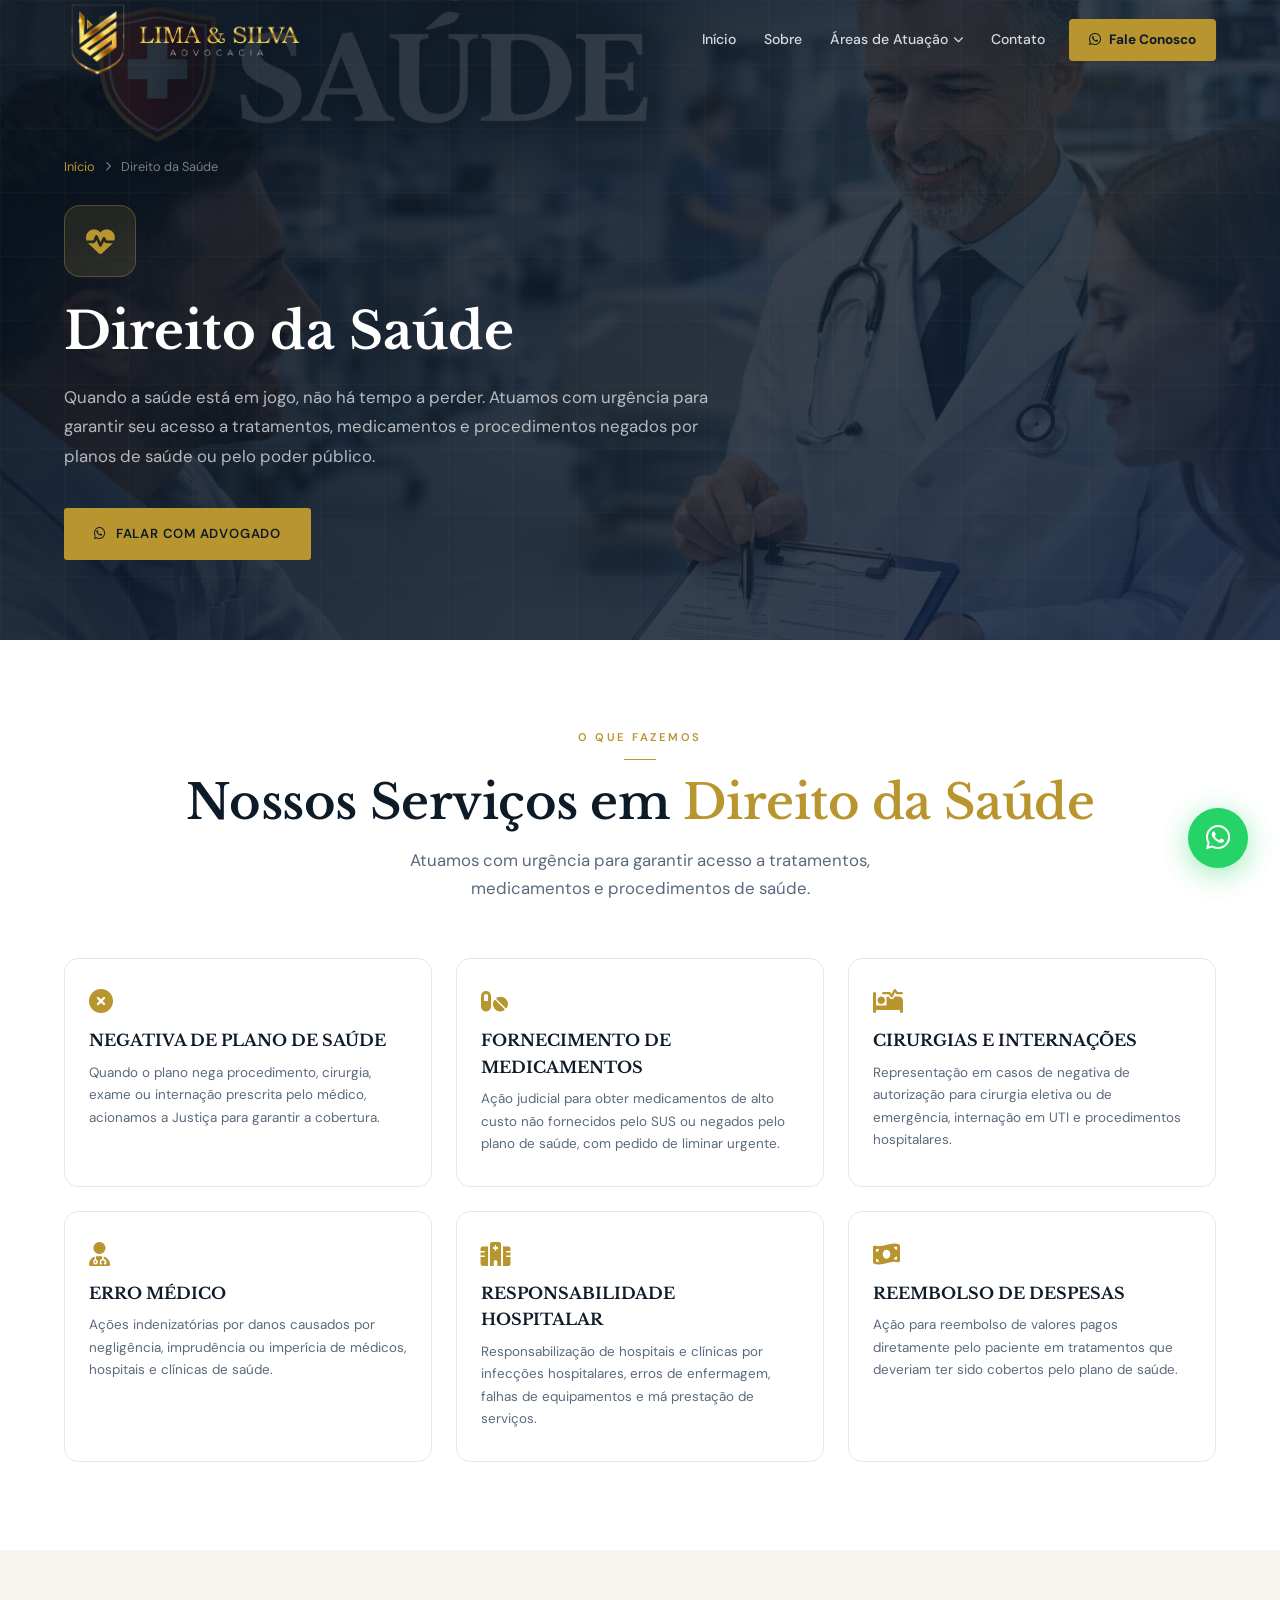
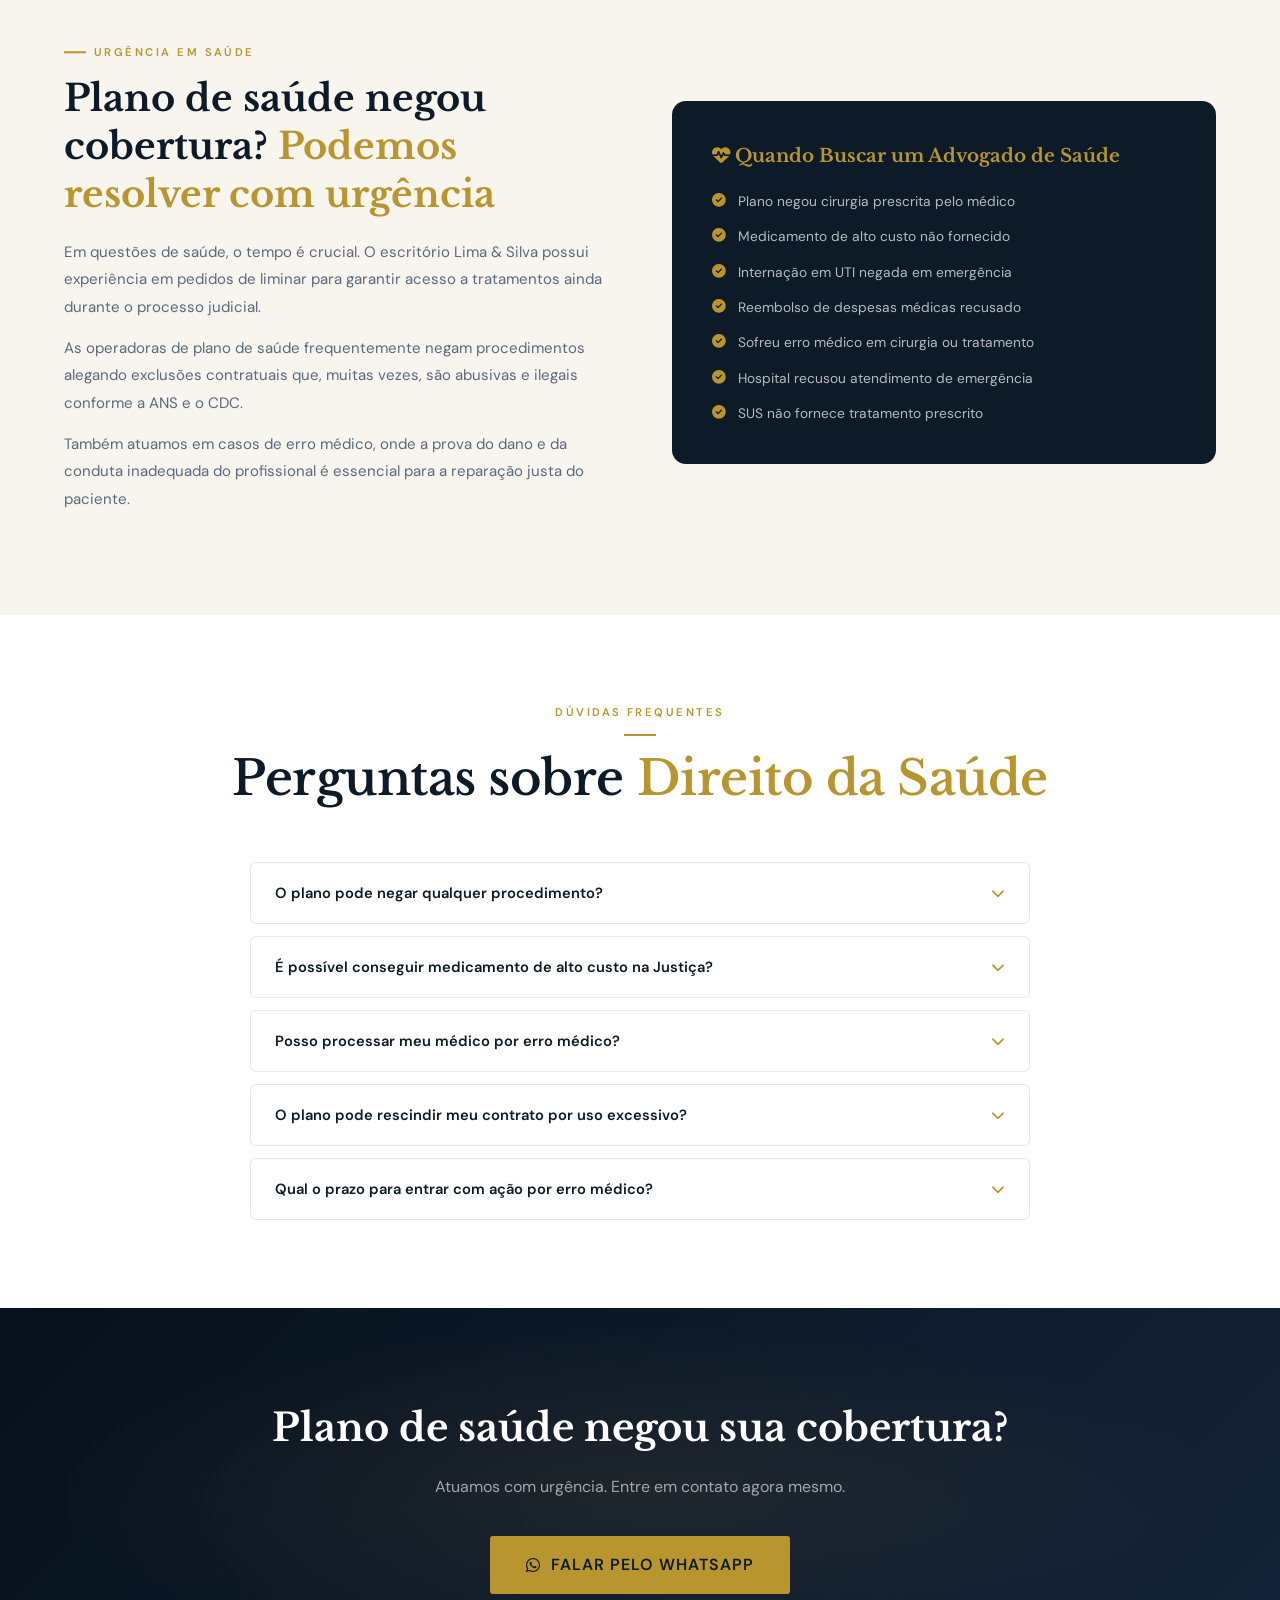
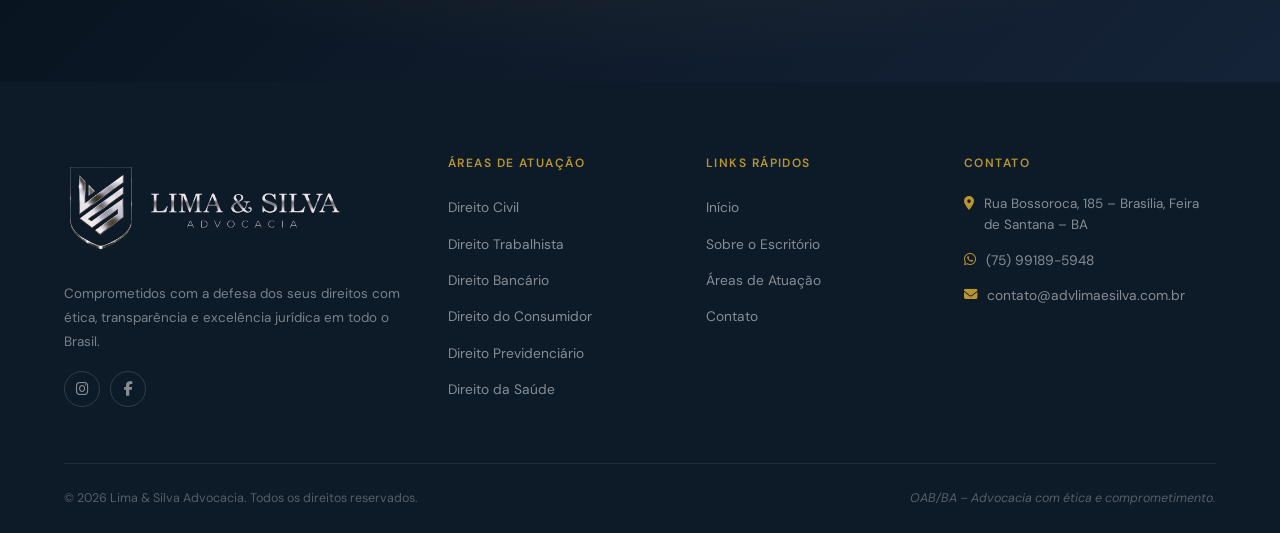
<file: direito-saude.html>
<!DOCTYPE html>
<html lang="pt-BR">
<head>
  <meta charset="UTF-8">
  <meta name="viewport" content="width=device-width, initial-scale=1.0">
  <meta name="description" content="Lima & Silva Advocacia – Especialistas em Direito da Saúde em Feira de Santana. Negativas de plano de saúde, fornecimento de medicamentos, erro médico e cirurgias negadas.">
  <meta name="keywords" content="advogado saúde Feira de Santana, plano de saúde, negativa cobertura, erro médico, medicamento judicial, Lima e Silva advocacia">
  <meta name="robots" content="index, follow">
  <link rel="canonical" href="https://www.advlimaesilva.com.br/direito-saude.html">
  <title>Direito da Saúde | Lima & Silva Advocacia – Feira de Santana</title>

  <link rel="preconnect" href="https://fonts.googleapis.com">
  <link rel="preconnect" href="https://fonts.gstatic.com" crossorigin>
  <link href="https://fonts.googleapis.com/css2?family=Libre+Baskerville:ital,wght@0,400;0,700;1,400&family=DM+Sans:opsz,wght@9..40,300;9..40,400;9..40,500;9..40,600;9..40,700&display=swap" rel="stylesheet">
  <link rel="stylesheet" href="https://cdnjs.cloudflare.com/ajax/libs/font-awesome/6.5.0/css/all.min.css">
  <link rel="stylesheet" href="style.css">
  <link rel="icon" type="image/png" sizes="512x512" href="imagens/Favicon.png">
  <link rel="apple-touch-icon" href="imagens/Favicon.png">
</head>
<body>

<!-- NAVBAR -->
<nav class="navbar" id="navbar">
  <div class="nav-container">
    <a href="index.html" class="nav-logo">
      <img src="imagens/logo.png" alt="Lima &amp; Silva Advocacia" class="logo-img">
    </a>
    <ul class="nav-menu" id="navMenu">
      <li><a href="index.html" class="nav-link">Início</a></li>
      <li><a href="index.html#sobre" class="nav-link">Sobre</a></li>
      <li class="dropdown">
        <a href="index.html#areas" class="nav-link active">Áreas de Atuação <i class="fas fa-chevron-down"></i></a>
        <ul class="dropdown-menu">
          <li><a href="direito-civil.html"><i class="fas fa-balance-scale"></i> Direito Civil</a></li>
          <li><a href="direito-trabalhista.html"><i class="fas fa-hard-hat"></i> Direito Trabalhista</a></li>
          <li><a href="direito-bancario.html"><i class="fas fa-university"></i> Direito Bancário</a></li>
          <li><a href="direito-consumidor.html"><i class="fas fa-shield-alt"></i> Direito do Consumidor</a></li>
          <li><a href="direito-previdenciario.html"><i class="fas fa-hand-holding-heart"></i> Direito Previdenciário</a></li>
          <li><a href="direito-saude.html"><i class="fas fa-heartbeat"></i> Direito da Saúde</a></li>
        </ul>
      </li>
      <li><a href="index.html#contato" class="nav-link">Contato</a></li>
      <li><a href="https://wa.me/5575991895948" class="nav-btn" target="_blank" rel="noopener"><i class="fab fa-whatsapp"></i> Fale Conosco</a></li>
    </ul>
    <button class="hamburger" id="hamburger" aria-label="Abrir menu">
      <span></span><span></span><span></span>
    </button>
  </div>
</nav>

<!-- HERO -->
<section class="area-hero hero-saude">
  <div class="container">
    <div class="breadcrumb">
      <a href="index.html">Início</a>
      <i class="fas fa-chevron-right"></i>
      <span>Direito da Saúde</span>
    </div>
    <div class="area-hero-content">
      <div class="area-hero-icon"><i class="fas fa-heartbeat"></i></div>
      <h1>Direito da Saúde</h1>
      <p>Quando a saúde está em jogo, não há tempo a perder. Atuamos com urgência para garantir seu acesso a tratamentos, medicamentos e procedimentos negados por planos de saúde ou pelo poder público.</p>
      <a href="https://wa.me/5575991895948?text=Olá,%20tenho%20uma%20questão%20de%20Direito%20da%20Saúde%20e%20gostaria%20de%20uma%20consulta." class="btn-primary" target="_blank" rel="noopener">
        <i class="fab fa-whatsapp"></i> Falar com Advogado
      </a>
    </div>
  </div>
</section>

<!-- SERVICES -->
<section class="area-services">
  <div class="container">
    <div class="section-header fade-up">
      <span class="section-label">O Que Fazemos</span>
      <h2 class="section-title">Nossos Serviços em <span class="gold">Direito da Saúde</span></h2>
      <p class="section-desc">Atuamos com urgência para garantir acesso a tratamentos, medicamentos e procedimentos de saúde.</p>
    </div>
    <div class="area-services-grid">
      <div class="service-card fade-up">
        <i class="fas fa-times-circle"></i>
        <h4>Negativa de Plano de Saúde</h4>
        <p>Quando o plano nega procedimento, cirurgia, exame ou internação prescrita pelo médico, acionamos a Justiça para garantir a cobertura.</p>
      </div>
      <div class="service-card fade-up">
        <i class="fas fa-pills"></i>
        <h4>Fornecimento de Medicamentos</h4>
        <p>Ação judicial para obter medicamentos de alto custo não fornecidos pelo SUS ou negados pelo plano de saúde, com pedido de liminar urgente.</p>
      </div>
      <div class="service-card fade-up">
        <i class="fas fa-procedures"></i>
        <h4>Cirurgias e Internações</h4>
        <p>Representação em casos de negativa de autorização para cirurgia eletiva ou de emergência, internação em UTI e procedimentos hospitalares.</p>
      </div>
      <div class="service-card fade-up">
        <i class="fas fa-user-md"></i>
        <h4>Erro Médico</h4>
        <p>Ações indenizatórias por danos causados por negligência, imprudência ou imperícia de médicos, hospitais e clínicas de saúde.</p>
      </div>
      <div class="service-card fade-up">
        <i class="fas fa-hospital"></i>
        <h4>Responsabilidade Hospitalar</h4>
        <p>Responsabilização de hospitais e clínicas por infecções hospitalares, erros de enfermagem, falhas de equipamentos e má prestação de serviços.</p>
      </div>
      <div class="service-card fade-up">
        <i class="fas fa-money-bill-wave"></i>
        <h4>Reembolso de Despesas</h4>
        <p>Ação para reembolso de valores pagos diretamente pelo paciente em tratamentos que deveriam ter sido cobertos pelo plano de saúde.</p>
      </div>
    </div>
  </div>
</section>

<!-- INFO -->
<section class="area-info">
  <div class="container">
    <div class="area-info-grid">
      <div class="fade-up">
        <span class="section-label">Urgência em Saúde</span>
        <h2>Plano de saúde negou cobertura? <span class="gold">Podemos resolver com urgência</span></h2>
        <p>Em questões de saúde, o tempo é crucial. O escritório Lima & Silva possui experiência em pedidos de liminar para garantir acesso a tratamentos ainda durante o processo judicial.</p>
        <p>As operadoras de plano de saúde frequentemente negam procedimentos alegando exclusões contratuais que, muitas vezes, são abusivas e ilegais conforme a ANS e o CDC.</p>
        <p>Também atuamos em casos de erro médico, onde a prova do dano e da conduta inadequada do profissional é essencial para a reparação justa do paciente.</p>
      </div>
      <div class="info-highlight fade-up">
        <h3><i class="fas fa-heartbeat"></i> Quando Buscar um Advogado de Saúde</h3>
        <ul class="info-list">
          <li><i class="fas fa-check-circle"></i> Plano negou cirurgia prescrita pelo médico</li>
          <li><i class="fas fa-check-circle"></i> Medicamento de alto custo não fornecido</li>
          <li><i class="fas fa-check-circle"></i> Internação em UTI negada em emergência</li>
          <li><i class="fas fa-check-circle"></i> Reembolso de despesas médicas recusado</li>
          <li><i class="fas fa-check-circle"></i> Sofreu erro médico em cirurgia ou tratamento</li>
          <li><i class="fas fa-check-circle"></i> Hospital recusou atendimento de emergência</li>
          <li><i class="fas fa-check-circle"></i> SUS não fornece tratamento prescrito</li>
        </ul>
      </div>
    </div>
  </div>
</section>

<!-- FAQ -->
<section class="area-faq">
  <div class="container">
    <div class="section-header fade-up">
      <span class="section-label">Dúvidas Frequentes</span>
      <h2 class="section-title">Perguntas sobre <span class="gold">Direito da Saúde</span></h2>
    </div>
    <div class="faq-list">
      <div class="faq-item">
        <button class="faq-question">O plano pode negar qualquer procedimento? <i class="fas fa-chevron-down"></i></button>
        <div class="faq-answer"><div class="faq-answer-inner">Não. O plano só pode negar procedimentos expressamente excluídos pelo contrato e que não estejam no Rol de Procedimentos da ANS (Agência Nacional de Saúde Suplementar). Mesmo procedimentos fora do Rol podem ser exigidos judicialmente quando há indicação médica e necessidade comprovada. Cláusulas abusivas de exclusão podem ser declaradas inválidas.</div></div>
      </div>
      <div class="faq-item">
        <button class="faq-question">É possível conseguir medicamento de alto custo na Justiça? <i class="fas fa-chevron-down"></i></button>
        <div class="faq-answer"><div class="faq-answer-inner">Sim, e com grande chance de sucesso. É possível ingressar com ação judicial contra o plano de saúde ou contra o Estado (SUS), pedindo liminar para fornecimento imediato do medicamento prescrito pelo médico. Os tribunais costumam deferir esse tipo de pedido com urgência quando há risco à saúde ou vida do paciente.</div></div>
      </div>
      <div class="faq-item">
        <button class="faq-question">Posso processar meu médico por erro médico? <i class="fas fa-chevron-down"></i></button>
        <div class="faq-answer"><div class="faq-answer-inner">Sim. O erro médico caracteriza-se por negligência, imprudência ou imperícia. Quando comprovado, gera responsabilidade civil e obrigação de indenizar os danos materiais e morais causados. Em alguns casos, pode haver responsabilidade penal também. É fundamental reunir toda a documentação médica antes de ajuizar a ação.</div></div>
      </div>
      <div class="faq-item">
        <button class="faq-question">O plano pode rescindir meu contrato por uso excessivo? <i class="fas fa-chevron-down"></i></button>
        <div class="faq-answer"><div class="faq-answer-inner">Não. A rescisão unilateral pelo plano durante tratamento em curso é ilegal, especialmente quando o beneficiário está em estado grave ou em internação. A ANS proíbe essa prática e o judiciário tem condenado recorrentemente as operadoras que tentam cancelar planos de pacientes com doenças graves.</div></div>
      </div>
      <div class="faq-item">
        <button class="faq-question">Qual o prazo para entrar com ação por erro médico? <i class="fas fa-chevron-down"></i></button>
        <div class="faq-answer"><div class="faq-answer-inner">O prazo prescricional para ação de indenização por erro médico é de 3 anos, contados da data em que o paciente tomou ciência do dano (teoria da actio nata). Em casos envolvendo o SUS, o prazo pode ser diferente. Por isso, é fundamental consultar um advogado o quanto antes para não perder o direito de agir.</div></div>
      </div>
    </div>
  </div>
</section>

<!-- CTA -->
<section class="cta-banner">
  <div class="container">
    <h2>Plano de saúde negou sua cobertura?</h2>
    <p>Atuamos com urgência. Entre em contato agora mesmo.</p>
    <a href="https://wa.me/5575991895948?text=Olá,%20tenho%20uma%20questão%20de%20Direito%20da%20Saúde%20e%20gostaria%20de%20uma%20consulta." class="btn-primary" target="_blank" rel="noopener">
      <i class="fab fa-whatsapp"></i> Falar pelo WhatsApp
    </a>
  </div>
</section>

<!-- FOOTER -->
<footer class="footer">
  <div class="container">
    <div class="footer-grid">
      <div class="footer-brand">
        <img src="imagens/Logo-footer.png" alt="Lima & Silva Advocacia" class="footer-logo-img">
        <p class="footer-desc">Comprometidos com a defesa dos seus direitos com ética, transparência e excelência jurídica em todo o Brasil.</p>
        <div class="footer-social">
          <a href="https://www.instagram.com/adv.limaesilva" target="_blank" rel="noopener" aria-label="Instagram"><i class="fab fa-instagram"></i></a>
          <a href="https://www.facebook.com/adv.limaesilva" target="_blank" rel="noopener" aria-label="Facebook"><i class="fab fa-facebook-f"></i></a>
        </div>
      </div>
      <div class="footer-col">
        <h4>Áreas de Atuação</h4>
        <ul>
          <li><a href="direito-civil.html">Direito Civil</a></li>
          <li><a href="direito-trabalhista.html">Direito Trabalhista</a></li>
          <li><a href="direito-bancario.html">Direito Bancário</a></li>
          <li><a href="direito-consumidor.html">Direito do Consumidor</a></li>
          <li><a href="direito-previdenciario.html">Direito Previdenciário</a></li>
          <li><a href="direito-saude.html">Direito da Saúde</a></li>
        </ul>
      </div>
      <div class="footer-col">
        <h4>Links Rápidos</h4>
        <ul>
          <li><a href="index.html">Início</a></li>
          <li><a href="index.html#sobre">Sobre o Escritório</a></li>
          <li><a href="index.html#areas">Áreas de Atuação</a></li>
          <li><a href="index.html#contato">Contato</a></li>
        </ul>
      </div>
      <div class="footer-col">
        <h4>Contato</h4>
        <ul class="footer-contact">
          <li><i class="fas fa-map-marker-alt"></i> Rua Bossoroca, 185 – Brasília, Feira de Santana – BA</li>
          <li><i class="fab fa-whatsapp"></i> <a href="https://wa.me/5575991895948" target="_blank" rel="noopener">(75) 99189-5948</a></li>
          <li><i class="fas fa-envelope"></i> <a href="mailto:contato@advlimaesilva.com.br">contato@advlimaesilva.com.br</a></li>
        </ul>
      </div>
    </div>
    <div class="footer-bottom">
      <p>© 2026 Lima & Silva Advocacia. Todos os direitos reservados.</p>
      <p class="footer-oab">OAB/BA – Advocacia com ética e comprometimento.</p>
    </div>
  </div>
</footer>

<a href="https://wa.me/5575991895948?text=Olá,%20tenho%20uma%20questão%20de%20Direito%20da%20Saúde%20e%20gostaria%20de%20uma%20consulta." class="whatsapp-float" target="_blank" rel="noopener" aria-label="Fale pelo WhatsApp">
  <i class="fab fa-whatsapp"></i>
  <span class="wpp-tooltip">Fale Conosco</span>
</a>
<button class="back-to-top" id="backToTop" aria-label="Voltar ao topo"><i class="fas fa-chevron-up"></i></button>
<script src="script.js"></script>
</body>
</html>
</file>
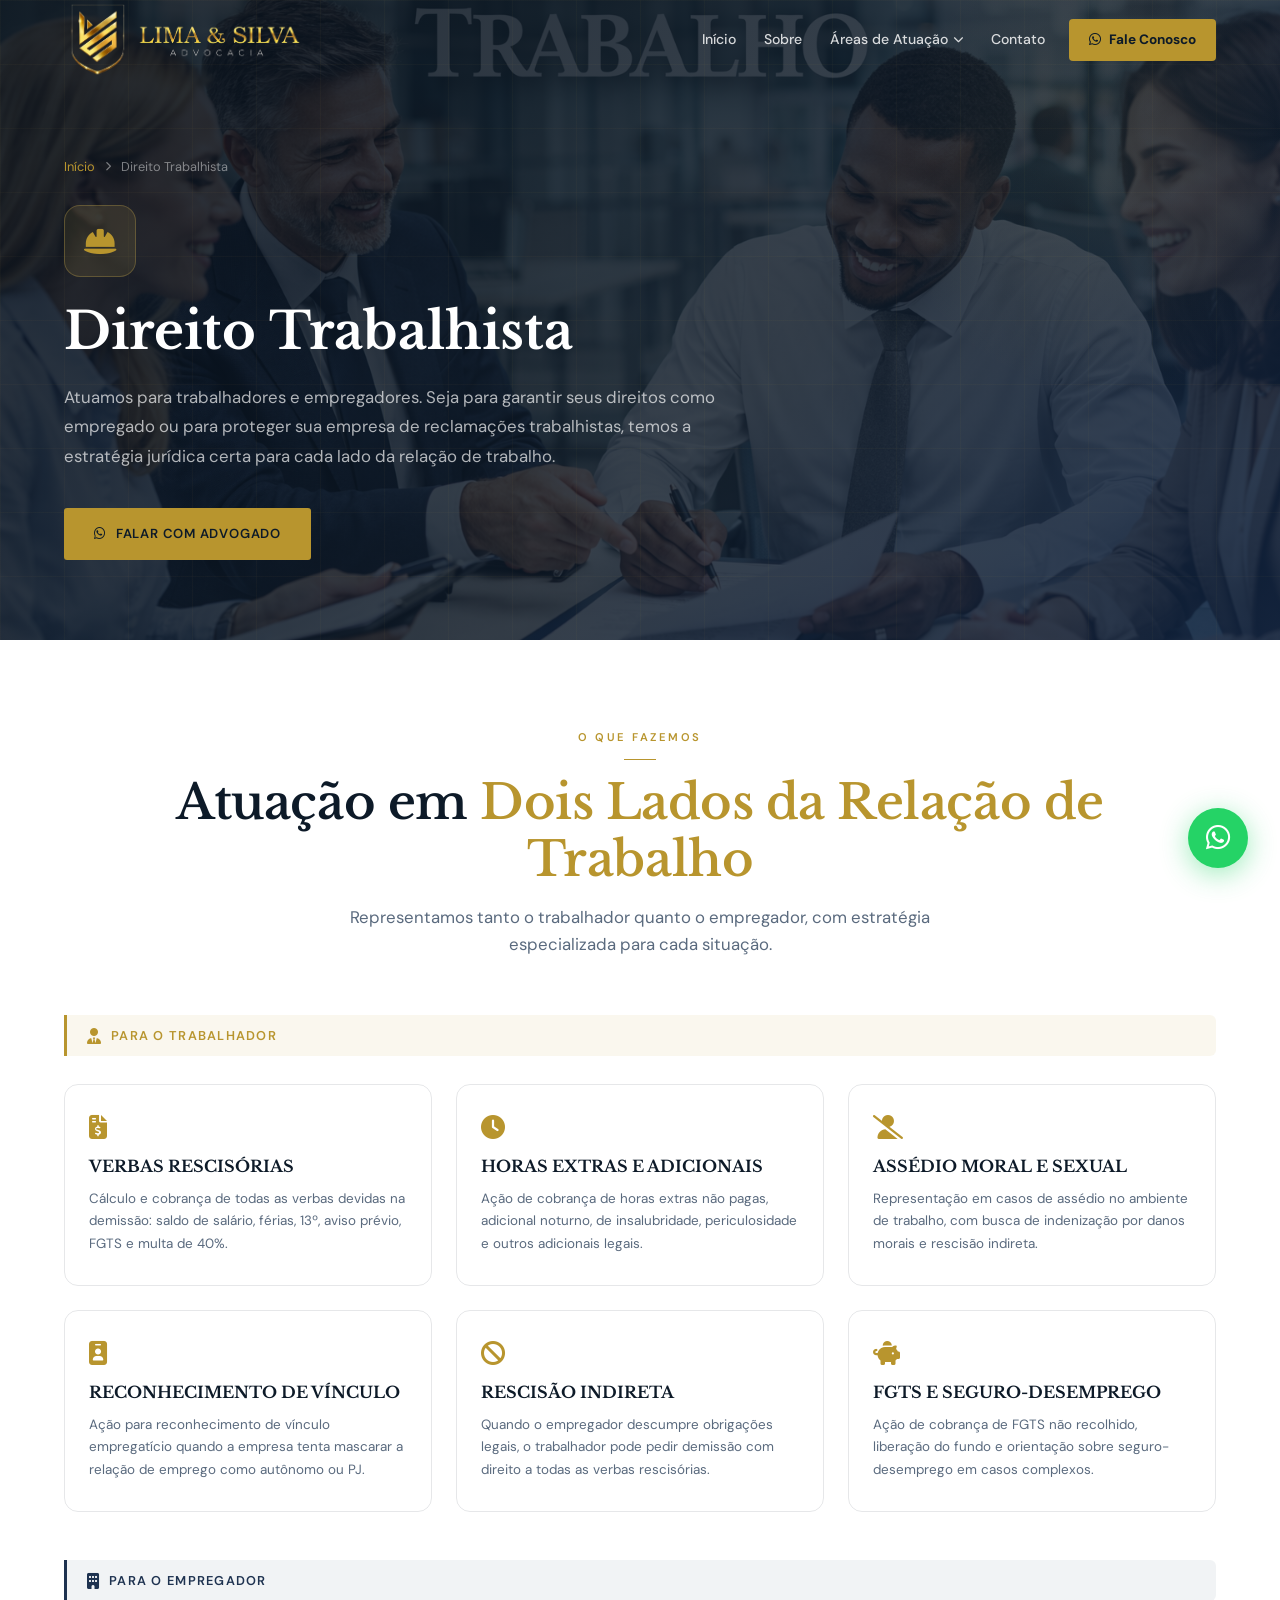
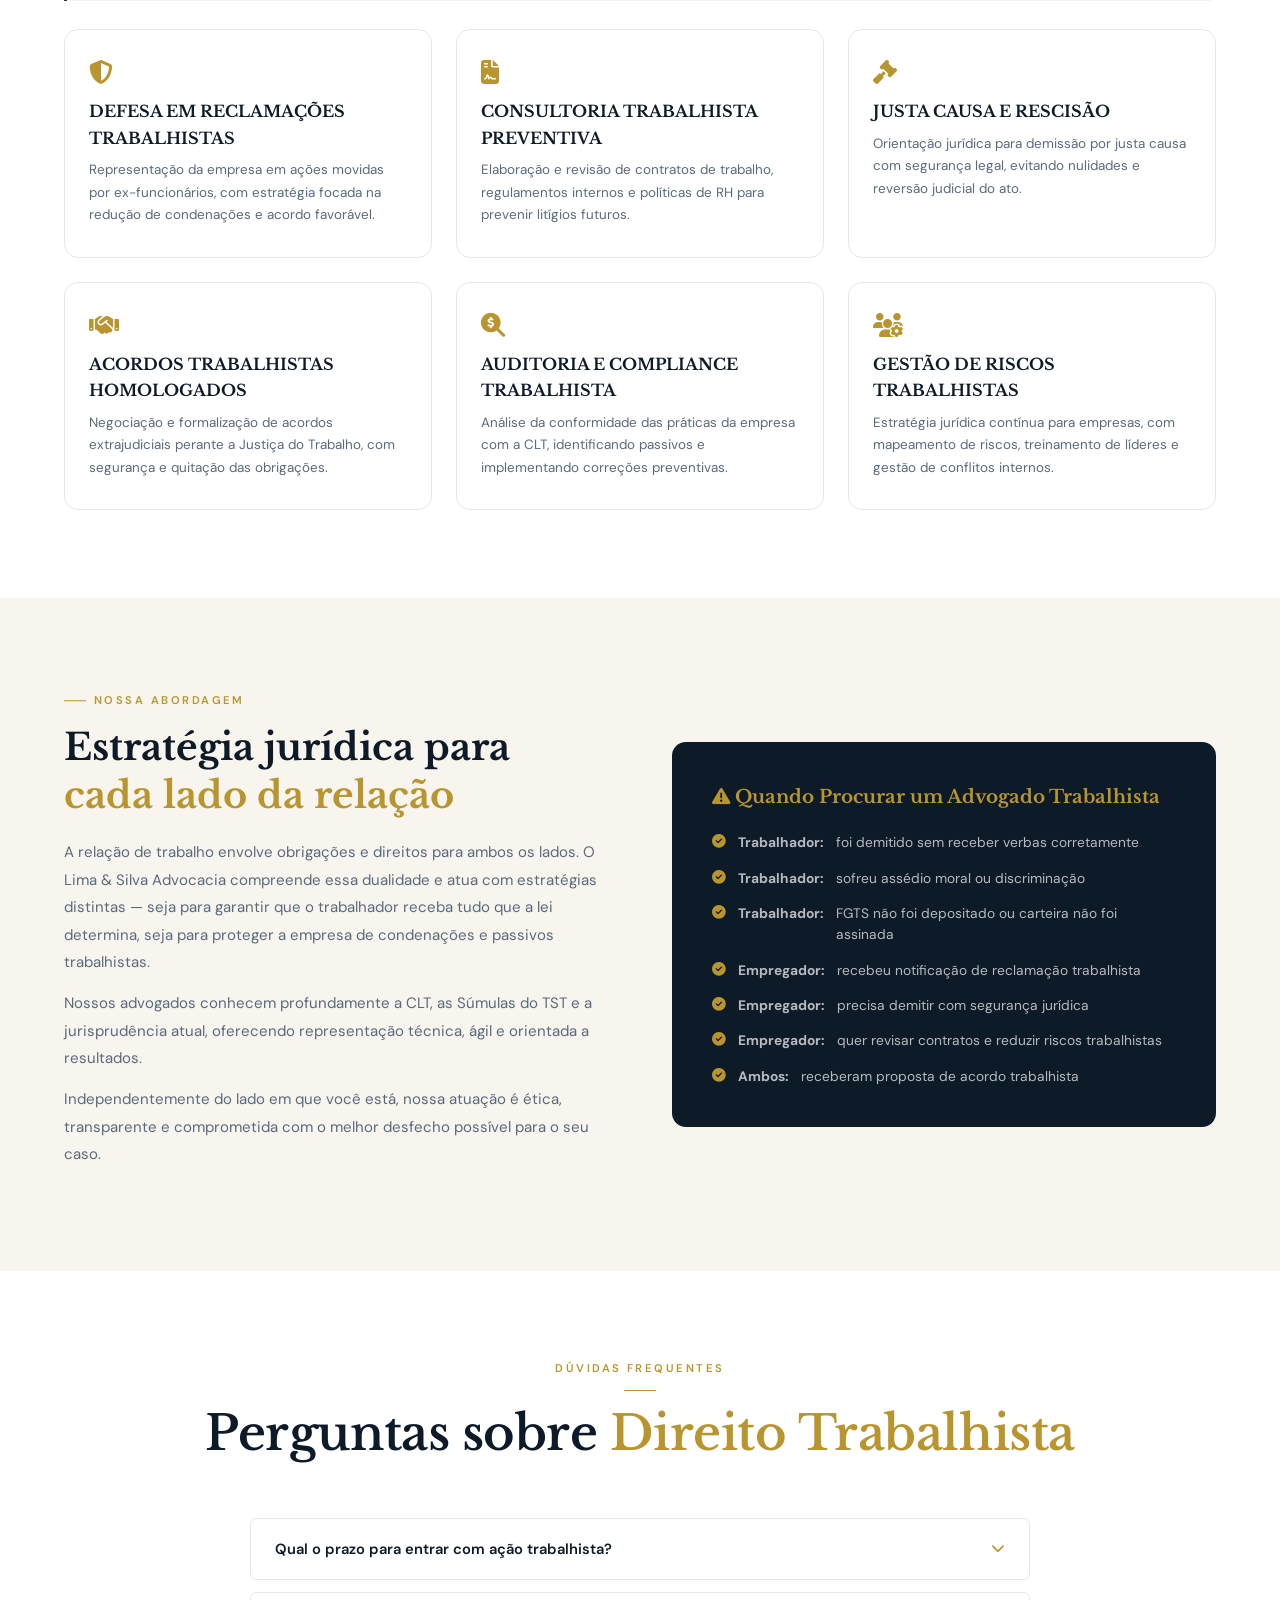
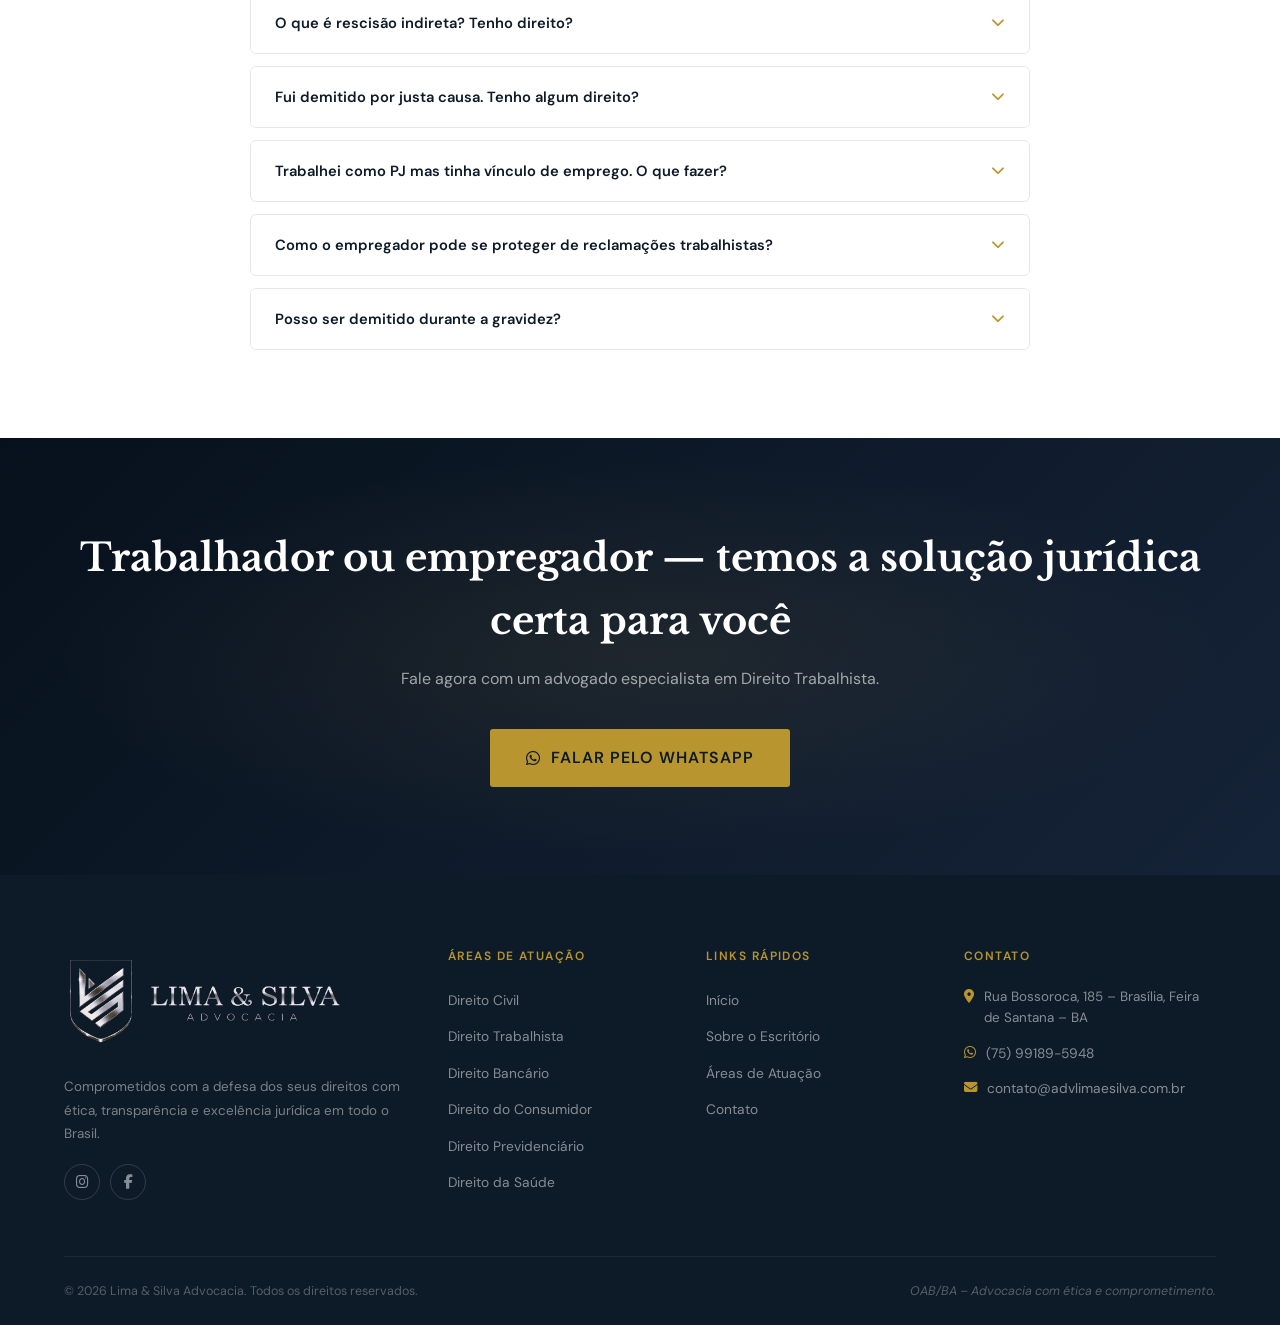
<file: direito-trabalhista.html>
<!DOCTYPE html>
<html lang="pt-BR">
<head>
  <meta charset="UTF-8">
  <meta name="viewport" content="width=device-width, initial-scale=1.0">
  <meta name="description" content="Lima & Silva Advocacia – Especialistas em Direito Trabalhista em Feira de Santana. Rescisões, horas extras, assédio moral, FGTS, verbas trabalhistas e muito mais.">
  <meta name="keywords" content="advogado trabalhista Feira de Santana, rescisão indireta, horas extras, assédio moral, FGTS, verbas trabalhistas, Lima e Silva advocacia">
  <meta name="robots" content="index, follow">
  <link rel="canonical" href="https://www.advlimaesilva.com.br/direito-trabalhista.html">
  <title>Direito Trabalhista | Lima & Silva Advocacia – Feira de Santana</title>

  <link rel="preconnect" href="https://fonts.googleapis.com">
  <link rel="preconnect" href="https://fonts.gstatic.com" crossorigin>
  <link href="https://fonts.googleapis.com/css2?family=Libre+Baskerville:ital,wght@0,400;0,700;1,400&family=DM+Sans:opsz,wght@9..40,300;9..40,400;9..40,500;9..40,600;9..40,700&display=swap" rel="stylesheet">
  <link rel="stylesheet" href="https://cdnjs.cloudflare.com/ajax/libs/font-awesome/6.5.0/css/all.min.css">
  <link rel="stylesheet" href="style.css">
  <link rel="icon" type="image/png" sizes="512x512" href="imagens/Favicon.png">
  <link rel="apple-touch-icon" href="imagens/Favicon.png">
</head>
<body>

<!-- NAVBAR -->
<nav class="navbar" id="navbar">
  <div class="nav-container">
    <a href="index.html" class="nav-logo">
      <img src="imagens/logo.png" alt="Lima &amp; Silva Advocacia" class="logo-img">
    </a>
    <ul class="nav-menu" id="navMenu">
      <li><a href="index.html" class="nav-link">Início</a></li>
      <li><a href="index.html#sobre" class="nav-link">Sobre</a></li>
      <li class="dropdown">
        <a href="index.html#areas" class="nav-link active">Áreas de Atuação <i class="fas fa-chevron-down"></i></a>
        <ul class="dropdown-menu">
          <li><a href="direito-civil.html"><i class="fas fa-balance-scale"></i> Direito Civil</a></li>
          <li><a href="direito-trabalhista.html"><i class="fas fa-hard-hat"></i> Direito Trabalhista</a></li>
          <li><a href="direito-bancario.html"><i class="fas fa-university"></i> Direito Bancário</a></li>
          <li><a href="direito-consumidor.html"><i class="fas fa-shield-alt"></i> Direito do Consumidor</a></li>
          <li><a href="direito-previdenciario.html"><i class="fas fa-hand-holding-heart"></i> Direito Previdenciário</a></li>
          <li><a href="direito-saude.html"><i class="fas fa-heartbeat"></i> Direito da Saúde</a></li>
        </ul>
      </li>
      <li><a href="index.html#contato" class="nav-link">Contato</a></li>
      <li><a href="https://wa.me/5575991895948" class="nav-btn" target="_blank" rel="noopener"><i class="fab fa-whatsapp"></i> Fale Conosco</a></li>
    </ul>
    <button class="hamburger" id="hamburger" aria-label="Abrir menu">
      <span></span><span></span><span></span>
    </button>
  </div>
</nav>

<!-- HERO -->
<section class="area-hero hero-trabalhista">
  <div class="container">
    <div class="breadcrumb">
      <a href="index.html">Início</a>
      <i class="fas fa-chevron-right"></i>
      <span>Direito Trabalhista</span>
    </div>
    <div class="area-hero-content">
      <div class="area-hero-icon"><i class="fas fa-hard-hat"></i></div>
      <h1>Direito Trabalhista</h1>
      <p>Atuamos para trabalhadores e empregadores. Seja para garantir seus direitos como empregado ou para proteger sua empresa de reclamações trabalhistas, temos a estratégia jurídica certa para cada lado da relação de trabalho.</p>
      <a href="https://wa.me/5575991895948?text=Olá,%20tenho%20uma%20questão%20Trabalhista%20e%20gostaria%20de%20uma%20consulta." class="btn-primary" target="_blank" rel="noopener">
        <i class="fab fa-whatsapp"></i> Falar com Advogado
      </a>
    </div>
  </div>
</section>

<!-- SERVICES -->
<section class="area-services">
  <div class="container">
    <div class="section-header fade-up">
      <span class="section-label">O Que Fazemos</span>
      <h2 class="section-title">Atuação em <span class="gold">Dois Lados da Relação de Trabalho</span></h2>
      <p class="section-desc">Representamos tanto o trabalhador quanto o empregador, com estratégia especializada para cada situação.</p>
    </div>

    <!-- Para o Trabalhador -->
    <div class="trab-side-label fade-up">
      <i class="fas fa-user-tie"></i>
      <span>Para o Trabalhador</span>
    </div>
    <div class="area-services-grid" style="margin-bottom: 48px;">
      <div class="service-card fade-up">
        <i class="fas fa-file-invoice-dollar"></i>
        <h4>Verbas Rescisórias</h4>
        <p>Cálculo e cobrança de todas as verbas devidas na demissão: saldo de salário, férias, 13º, aviso prévio, FGTS e multa de 40%.</p>
      </div>
      <div class="service-card fade-up">
        <i class="fas fa-clock"></i>
        <h4>Horas Extras e Adicionais</h4>
        <p>Ação de cobrança de horas extras não pagas, adicional noturno, de insalubridade, periculosidade e outros adicionais legais.</p>
      </div>
      <div class="service-card fade-up">
        <i class="fas fa-user-slash"></i>
        <h4>Assédio Moral e Sexual</h4>
        <p>Representação em casos de assédio no ambiente de trabalho, com busca de indenização por danos morais e rescisão indireta.</p>
      </div>
      <div class="service-card fade-up">
        <i class="fas fa-id-badge"></i>
        <h4>Reconhecimento de Vínculo</h4>
        <p>Ação para reconhecimento de vínculo empregatício quando a empresa tenta mascarar a relação de emprego como autônomo ou PJ.</p>
      </div>
      <div class="service-card fade-up">
        <i class="fas fa-ban"></i>
        <h4>Rescisão Indireta</h4>
        <p>Quando o empregador descumpre obrigações legais, o trabalhador pode pedir demissão com direito a todas as verbas rescisórias.</p>
      </div>
      <div class="service-card fade-up">
        <i class="fas fa-piggy-bank"></i>
        <h4>FGTS e Seguro-Desemprego</h4>
        <p>Ação de cobrança de FGTS não recolhido, liberação do fundo e orientação sobre seguro-desemprego em casos complexos.</p>
      </div>
    </div>

    <!-- Para o Empregador -->
    <div class="trab-side-label trab-side-employer fade-up">
      <i class="fas fa-building"></i>
      <span>Para o Empregador</span>
    </div>
    <div class="area-services-grid">
      <div class="service-card fade-up">
        <i class="fas fa-shield-alt"></i>
        <h4>Defesa em Reclamações Trabalhistas</h4>
        <p>Representação da empresa em ações movidas por ex-funcionários, com estratégia focada na redução de condenações e acordo favorável.</p>
      </div>
      <div class="service-card fade-up">
        <i class="fas fa-file-contract"></i>
        <h4>Consultoria Trabalhista Preventiva</h4>
        <p>Elaboração e revisão de contratos de trabalho, regulamentos internos e políticas de RH para prevenir litígios futuros.</p>
      </div>
      <div class="service-card fade-up">
        <i class="fas fa-gavel"></i>
        <h4>Justa Causa e Rescisão</h4>
        <p>Orientação jurídica para demissão por justa causa com segurança legal, evitando nulidades e reversão judicial do ato.</p>
      </div>
      <div class="service-card fade-up">
        <i class="fas fa-handshake"></i>
        <h4>Acordos Trabalhistas Homologados</h4>
        <p>Negociação e formalização de acordos extrajudiciais perante a Justiça do Trabalho, com segurança e quitação das obrigações.</p>
      </div>
      <div class="service-card fade-up">
        <i class="fas fa-search-dollar"></i>
        <h4>Auditoria e Compliance Trabalhista</h4>
        <p>Análise da conformidade das práticas da empresa com a CLT, identificando passivos e implementando correções preventivas.</p>
      </div>
      <div class="service-card fade-up">
        <i class="fas fa-users-cog"></i>
        <h4>Gestão de Riscos Trabalhistas</h4>
        <p>Estratégia jurídica contínua para empresas, com mapeamento de riscos, treinamento de líderes e gestão de conflitos internos.</p>
      </div>
    </div>
  </div>
</section>

<!-- INFO -->
<section class="area-info">
  <div class="container">
    <div class="area-info-grid">
      <div class="fade-up">
        <span class="section-label">Nossa Abordagem</span>
        <h2>Estratégia jurídica para <span class="gold">cada lado da relação</span></h2>
        <p>A relação de trabalho envolve obrigações e direitos para ambos os lados. O Lima & Silva Advocacia compreende essa dualidade e atua com estratégias distintas — seja para garantir que o trabalhador receba tudo que a lei determina, seja para proteger a empresa de condenações e passivos trabalhistas.</p>
        <p>Nossos advogados conhecem profundamente a CLT, as Súmulas do TST e a jurisprudência atual, oferecendo representação técnica, ágil e orientada a resultados.</p>
        <p>Independentemente do lado em que você está, nossa atuação é ética, transparente e comprometida com o melhor desfecho possível para o seu caso.</p>
      </div>
      <div class="info-highlight fade-up">
        <h3><i class="fas fa-exclamation-triangle"></i> Quando Procurar um Advogado Trabalhista</h3>
        <ul class="info-list">
          <li><i class="fas fa-check-circle"></i> <strong>Trabalhador:</strong> foi demitido sem receber verbas corretamente</li>
          <li><i class="fas fa-check-circle"></i> <strong>Trabalhador:</strong> sofreu assédio moral ou discriminação</li>
          <li><i class="fas fa-check-circle"></i> <strong>Trabalhador:</strong> FGTS não foi depositado ou carteira não foi assinada</li>
          <li><i class="fas fa-check-circle"></i> <strong>Empregador:</strong> recebeu notificação de reclamação trabalhista</li>
          <li><i class="fas fa-check-circle"></i> <strong>Empregador:</strong> precisa demitir com segurança jurídica</li>
          <li><i class="fas fa-check-circle"></i> <strong>Empregador:</strong> quer revisar contratos e reduzir riscos trabalhistas</li>
          <li><i class="fas fa-check-circle"></i> <strong>Ambos:</strong> receberam proposta de acordo trabalhista</li>
        </ul>
      </div>
    </div>
  </div>
</section>

<!-- FAQ -->
<section class="area-faq">
  <div class="container">
    <div class="section-header fade-up">
      <span class="section-label">Dúvidas Frequentes</span>
      <h2 class="section-title">Perguntas sobre <span class="gold">Direito Trabalhista</span></h2>
    </div>
    <div class="faq-list">
      <div class="faq-item">
        <button class="faq-question">Qual o prazo para entrar com ação trabalhista? <i class="fas fa-chevron-down"></i></button>
        <div class="faq-answer"><div class="faq-answer-inner">O trabalhador tem 2 anos após o término do contrato de trabalho para ingressar com ação na Justiça do Trabalho. Os créditos, porém, só podem ser exigidos nos últimos 5 anos do contrato (prescrição bienal e quinquenal).</div></div>
      </div>
      <div class="faq-item">
        <button class="faq-question">O que é rescisão indireta? Tenho direito? <i class="fas fa-chevron-down"></i></button>
        <div class="faq-answer"><div class="faq-answer-inner">É a "justa causa do empregador". Quando a empresa descumpre obrigações trabalhistas — não paga salário, obriga o trabalho em condições ilegais, assedia o empregado — o trabalhador pode pedir demissão com direito a todas as verbas rescisórias, como se tivesse sido demitido sem justa causa.</div></div>
      </div>
      <div class="faq-item">
        <button class="faq-question">Fui demitido por justa causa. Tenho algum direito? <i class="fas fa-chevron-down"></i></button>
        <div class="faq-answer"><div class="faq-answer-inner">Na justa causa, o trabalhador perde aviso prévio, 13º proporcional, férias proporcionais e multa do FGTS. Porém, mantém saldo de salário, férias vencidas e levantamento do PIS/PASEP. Se a justa causa for injusta, é possível contestá-la na Justiça.</div></div>
      </div>
      <div class="faq-item">
        <button class="faq-question">Trabalhei como PJ mas tinha vínculo de emprego. O que fazer? <i class="fas fa-chevron-down"></i></button>
        <div class="faq-answer"><div class="faq-answer-inner">É possível ingressar com ação para reconhecimento de vínculo empregatício (pejotização), mesmo com contrato PJ assinado. Se houver subordinação, pessoalidade, habitualidade e onerosidade, a relação é de emprego e você tem direito a todos os benefícios da CLT.</div></div>
      </div>
      <div class="faq-item">
        <button class="faq-question">Como o empregador pode se proteger de reclamações trabalhistas? <i class="fas fa-chevron-down"></i></button>
        <div class="faq-answer"><div class="faq-answer-inner">A melhor proteção é a prevenção: contratos de trabalho bem redigidos, políticas internas claras, registro correto de jornada, recolhimento do FGTS em dia e procedimentos adequados para demissões. Uma consultoria trabalhista preventiva reduz significativamente o risco de ações e condenações.</div></div>
      </div>
      <div class="faq-item">
        <button class="faq-question">Posso ser demitido durante a gravidez? <i class="fas fa-chevron-down"></i></button>
        <div class="faq-answer"><div class="faq-answer-inner">Não. A gestante tem estabilidade provisória desde a confirmação da gravidez até 5 meses após o parto. Caso seja demitida sem justa causa nesse período, tem direito à reintegração ou indenização correspondente ao período de estabilidade.</div></div>
      </div>
    </div>
  </div>
</section>

<!-- CTA -->
<section class="cta-banner">
  <div class="container">
    <h2>Trabalhador ou empregador — temos a solução jurídica certa para você</h2>
    <p>Fale agora com um advogado especialista em Direito Trabalhista.</p>
    <a href="https://wa.me/5575991895948?text=Olá,%20tenho%20uma%20questão%20Trabalhista%20e%20gostaria%20de%20uma%20consulta." class="btn-primary" target="_blank" rel="noopener">
      <i class="fab fa-whatsapp"></i> Falar pelo WhatsApp
    </a>
  </div>
</section>

<!-- FOOTER -->
<footer class="footer">
  <div class="container">
    <div class="footer-grid">
      <div class="footer-brand">
        <img src="imagens/Logo-footer.png" alt="Lima & Silva Advocacia" class="footer-logo-img">
        <p class="footer-desc">Comprometidos com a defesa dos seus direitos com ética, transparência e excelência jurídica em todo o Brasil.</p>
        <div class="footer-social">
          <a href="https://www.instagram.com/adv.limaesilva" target="_blank" rel="noopener" aria-label="Instagram"><i class="fab fa-instagram"></i></a>
          <a href="https://www.facebook.com/adv.limaesilva" target="_blank" rel="noopener" aria-label="Facebook"><i class="fab fa-facebook-f"></i></a>
        </div>
      </div>
      <div class="footer-col">
        <h4>Áreas de Atuação</h4>
        <ul>
          <li><a href="direito-civil.html">Direito Civil</a></li>
          <li><a href="direito-trabalhista.html">Direito Trabalhista</a></li>
          <li><a href="direito-bancario.html">Direito Bancário</a></li>
          <li><a href="direito-consumidor.html">Direito do Consumidor</a></li>
          <li><a href="direito-previdenciario.html">Direito Previdenciário</a></li>
          <li><a href="direito-saude.html">Direito da Saúde</a></li>
        </ul>
      </div>
      <div class="footer-col">
        <h4>Links Rápidos</h4>
        <ul>
          <li><a href="index.html">Início</a></li>
          <li><a href="index.html#sobre">Sobre o Escritório</a></li>
          <li><a href="index.html#areas">Áreas de Atuação</a></li>
          <li><a href="index.html#contato">Contato</a></li>
        </ul>
      </div>
      <div class="footer-col">
        <h4>Contato</h4>
        <ul class="footer-contact">
          <li><i class="fas fa-map-marker-alt"></i> Rua Bossoroca, 185 – Brasília, Feira de Santana – BA</li>
          <li><i class="fab fa-whatsapp"></i> <a href="https://wa.me/5575991895948" target="_blank" rel="noopener">(75) 99189-5948</a></li>
          <li><i class="fas fa-envelope"></i> <a href="mailto:contato@advlimaesilva.com.br">contato@advlimaesilva.com.br</a></li>
        </ul>
      </div>
    </div>
    <div class="footer-bottom">
      <p>© 2026 Lima & Silva Advocacia. Todos os direitos reservados.</p>
      <p class="footer-oab">OAB/BA – Advocacia com ética e comprometimento.</p>
    </div>
  </div>
</footer>

<a href="https://wa.me/5575991895948?text=Olá,%20tenho%20uma%20questão%20Trabalhista%20e%20gostaria%20de%20uma%20consulta." class="whatsapp-float" target="_blank" rel="noopener" aria-label="Fale pelo WhatsApp">
  <i class="fab fa-whatsapp"></i>
  <span class="wpp-tooltip">Fale Conosco</span>
</a>
<button class="back-to-top" id="backToTop" aria-label="Voltar ao topo"><i class="fas fa-chevron-up"></i></button>
<script src="script.js"></script>
</body>
</html>
</file>
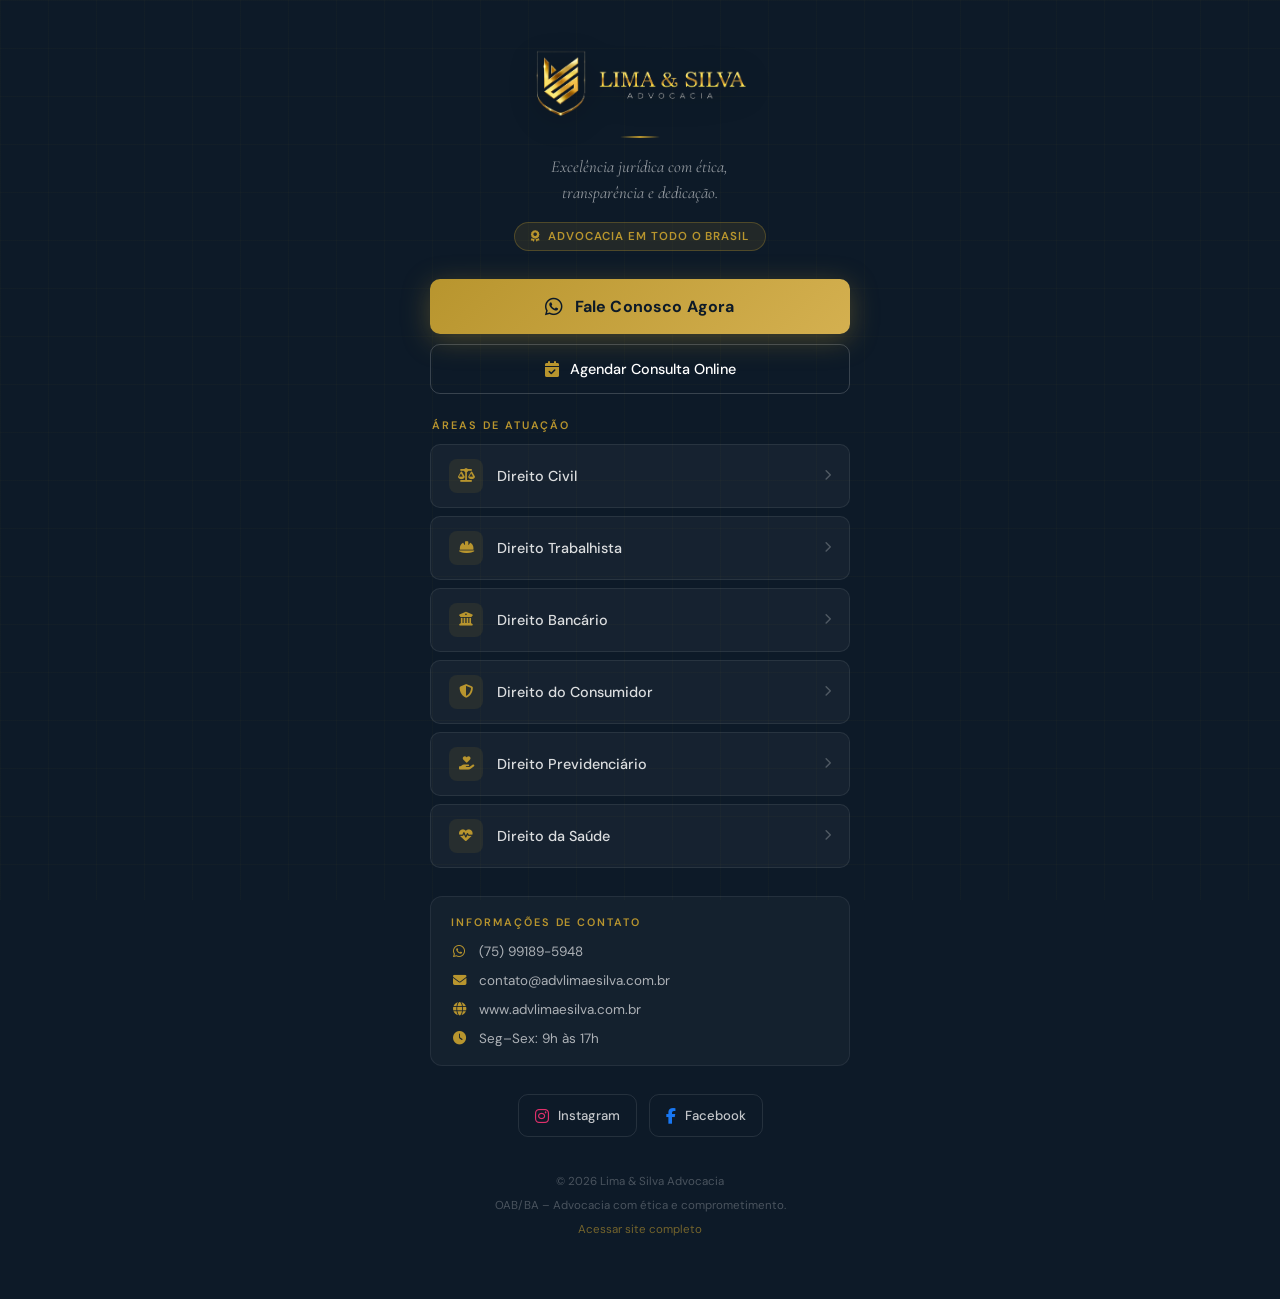
<file: links.html>
<!DOCTYPE html>
<html lang="pt-BR">
<head>
  <meta charset="UTF-8">
  <meta name="viewport" content="width=device-width, initial-scale=1.0">
  <meta name="description" content="Lima & Silva Advocacia – Links e contatos. Advocacia especializada em todo o Brasil.">
  <meta name="robots" content="noindex, follow">
  <title>Lima & Silva Advocacia | Links</title>

  <link rel="icon" type="image/png" sizes="512x512" href="imagens/Favicon.png">
  <link rel="apple-touch-icon" href="imagens/Favicon.png">

  <link rel="preconnect" href="https://fonts.googleapis.com">
  <link rel="preconnect" href="https://fonts.gstatic.com" crossorigin>
  <link href="https://fonts.googleapis.com/css2?family=Cormorant+Garamond:ital,wght@0,400;0,600;0,700;1,400&family=DM+Sans:opsz,wght@9..40,300;9..40,400;9..40,500;9..40,600&display=swap" rel="stylesheet">
  <link rel="stylesheet" href="https://cdnjs.cloudflare.com/ajax/libs/font-awesome/6.5.0/css/all.min.css">

  <style>
    *, *::before, *::after { box-sizing: border-box; margin: 0; padding: 0; }
    html { font-size: 16px; scroll-behavior: smooth; }
    body {
      font-family: 'DM Sans', system-ui, sans-serif;
      background: #0d1a28;
      color: #fff;
      min-height: 100vh;
      display: flex;
      flex-direction: column;
      align-items: center;
      padding: 48px 20px 60px;
      -webkit-font-smoothing: antialiased;
    }

    /* Background texture */
    body::before {
      content: '';
      position: fixed;
      inset: 0;
      background-image:
        linear-gradient(rgba(185,149,46,0.03) 1px, transparent 1px),
        linear-gradient(90deg, rgba(185,149,46,0.03) 1px, transparent 1px);
      background-size: 48px 48px;
      pointer-events: none;
      z-index: 0;
    }

    .page { position: relative; z-index: 1; width: 100%; max-width: 420px; display: flex; flex-direction: column; align-items: center; gap: 0; }

    /* ── HEADER ── */
    .bio-header { display: flex; flex-direction: column; align-items: center; gap: 16px; margin-bottom: 28px; text-align: center; }

    .bio-logo { height: 72px; width: auto; object-fit: contain; filter: drop-shadow(0 4px 16px rgba(0,0,0,0.4)); }

    .bio-divider { width: 40px; height: 2px; background: linear-gradient(90deg, transparent, #b8952e, transparent); border-radius: 2px; }

    .bio-tagline {
      font-family: 'Cormorant Garamond', Georgia, serif;
      font-size: 1.05rem;
      font-style: italic;
      color: rgba(255,255,255,0.55);
      line-height: 1.55;
      max-width: 300px;
    }

    .bio-badge {
      display: inline-flex;
      align-items: center;
      gap: 7px;
      background: rgba(184,149,46,0.12);
      border: 1px solid rgba(184,149,46,0.3);
      border-radius: 100px;
      padding: 6px 16px;
      font-size: 0.72rem;
      font-weight: 600;
      letter-spacing: 0.08em;
      text-transform: uppercase;
      color: #b8952e;
    }

    /* ── CTA PRINCIPAL ── */
    .cta-primary {
      display: flex;
      align-items: center;
      justify-content: center;
      gap: 11px;
      width: 100%;
      padding: 17px 24px;
      background: linear-gradient(135deg, #b8952e 0%, #d4b050 100%);
      color: #0d1a28;
      font-family: 'DM Sans', sans-serif;
      font-size: 1rem;
      font-weight: 700;
      border-radius: 10px;
      text-decoration: none;
      letter-spacing: 0.01em;
      box-shadow: 0 6px 28px rgba(184,149,46,0.35);
      transition: transform 0.2s ease, box-shadow 0.2s ease;
      margin-bottom: 10px;
    }
    .cta-primary:active { transform: scale(0.98); }
    .cta-primary i { font-size: 1.25rem; }

    .cta-secondary {
      display: flex;
      align-items: center;
      justify-content: center;
      gap: 11px;
      width: 100%;
      padding: 15px 24px;
      background: transparent;
      color: #fff;
      font-family: 'DM Sans', sans-serif;
      font-size: 0.9rem;
      font-weight: 500;
      border-radius: 10px;
      border: 1px solid rgba(255,255,255,0.18);
      text-decoration: none;
      transition: background 0.2s ease, border-color 0.2s ease;
      margin-bottom: 24px;
    }
    .cta-secondary:active { background: rgba(255,255,255,0.06); }
    .cta-secondary i { color: #b8952e; font-size: 1rem; }

    /* ── SEÇÃO DE ÁREAS ── */
    .section-label {
      font-size: 0.68rem;
      font-weight: 600;
      letter-spacing: 0.18em;
      text-transform: uppercase;
      color: #b8952e;
      align-self: flex-start;
      margin-bottom: 12px;
      padding-left: 2px;
    }

    .areas-list { width: 100%; display: flex; flex-direction: column; gap: 8px; margin-bottom: 28px; }

    .area-btn {
      display: flex;
      align-items: center;
      gap: 14px;
      width: 100%;
      padding: 14px 18px;
      background: rgba(255,255,255,0.04);
      border: 1px solid rgba(255,255,255,0.08);
      border-radius: 10px;
      color: rgba(255,255,255,0.85);
      font-family: 'DM Sans', sans-serif;
      font-size: 0.9rem;
      font-weight: 500;
      text-decoration: none;
      transition: background 0.2s ease, border-color 0.2s ease, transform 0.15s ease;
    }
    .area-btn:active { transform: scale(0.98); background: rgba(184,149,46,0.08); border-color: rgba(184,149,46,0.25); }
    .area-btn .area-icon { width: 34px; height: 34px; border-radius: 8px; background: rgba(184,149,46,0.1); display: flex; align-items: center; justify-content: center; flex-shrink: 0; }
    .area-btn .area-icon i { color: #b8952e; font-size: 0.85rem; }
    .area-btn span { flex: 1; }
    .area-btn .chevron { color: rgba(255,255,255,0.25); font-size: 0.7rem; }

    /* ── CONTATO RÁPIDO ── */
    .contact-strip {
      width: 100%;
      background: rgba(255,255,255,0.03);
      border: 1px solid rgba(255,255,255,0.07);
      border-radius: 12px;
      padding: 18px 20px;
      display: flex;
      flex-direction: column;
      gap: 12px;
      margin-bottom: 28px;
    }
    .contact-strip-title { font-size: 0.68rem; font-weight: 600; letter-spacing: 0.18em; text-transform: uppercase; color: #b8952e; margin-bottom: 2px; }
    .contact-row { display: flex; align-items: center; gap: 12px; color: rgba(255,255,255,0.65); font-size: 0.84rem; text-decoration: none; }
    .contact-row i { color: #b8952e; width: 16px; text-align: center; flex-shrink: 0; }

    /* ── REDES SOCIAIS ── */
    .social-row { display: flex; gap: 12px; margin-bottom: 36px; }
    .social-btn {
      display: flex;
      align-items: center;
      justify-content: center;
      gap: 9px;
      flex: 1;
      padding: 12px 16px;
      border-radius: 10px;
      border: 1px solid rgba(255,255,255,0.1);
      color: rgba(255,255,255,0.75);
      font-size: 0.82rem;
      font-weight: 500;
      text-decoration: none;
      transition: background 0.2s ease;
    }
    .social-btn:active { background: rgba(255,255,255,0.06); }
    .social-btn i { font-size: 1rem; }
    .social-btn.instagram i { color: #e1306c; }
    .social-btn.facebook i { color: #1877f2; }

    /* ── FOOTER ── */
    .bio-footer { text-align: center; display: flex; flex-direction: column; gap: 6px; }
    .bio-footer p { font-size: 0.72rem; color: rgba(255,255,255,0.25); line-height: 1.55; }
    .bio-footer a { color: rgba(184,149,46,0.6); text-decoration: none; }

    @media (hover: hover) {
      .cta-primary:hover { transform: translateY(-2px); box-shadow: 0 10px 36px rgba(184,149,46,0.45); }
      .cta-secondary:hover { background: rgba(255,255,255,0.06); border-color: rgba(255,255,255,0.28); }
      .area-btn:hover { background: rgba(184,149,46,0.07); border-color: rgba(184,149,46,0.22); }
      .social-btn:hover { background: rgba(255,255,255,0.05); }
    }
  </style>
</head>
<body>
<div class="page">

  <!-- Cabeçalho -->
  <header class="bio-header">
    <img src="imagens/logo.png" alt="Lima & Silva Advocacia" class="bio-logo">
    <div class="bio-divider"></div>
    <p class="bio-tagline">Excelência jurídica com ética,<br>transparência e dedicação.</p>
    <div class="bio-badge"><i class="fas fa-award"></i> Advocacia em todo o Brasil</div>
  </header>

  <!-- CTAs principais -->
  <a href="https://wa.me/5575991895948?text=Olá,%20vim%20pelo%20Instagram%20e%20gostaria%20de%20uma%20consulta." class="cta-primary" target="_blank" rel="noopener">
    <i class="fab fa-whatsapp"></i> Fale Conosco Agora
  </a>

  <a href="https://www.lawtechpro.com.br" class="cta-secondary" target="_blank" rel="noopener">
    <i class="fas fa-calendar-check"></i> Agendar Consulta Online
  </a>

  <!-- Áreas de atuação -->
  <span class="section-label">Áreas de Atuação</span>
  <div class="areas-list">
    <a href="https://www.advlimaesilva.com.br/direito-civil.html" class="area-btn" target="_blank" rel="noopener">
      <div class="area-icon"><i class="fas fa-balance-scale"></i></div>
      <span>Direito Civil</span>
      <i class="fas fa-chevron-right chevron"></i>
    </a>
    <a href="https://www.advlimaesilva.com.br/direito-trabalhista.html" class="area-btn" target="_blank" rel="noopener">
      <div class="area-icon"><i class="fas fa-hard-hat"></i></div>
      <span>Direito Trabalhista</span>
      <i class="fas fa-chevron-right chevron"></i>
    </a>
    <a href="https://www.advlimaesilva.com.br/direito-bancario.html" class="area-btn" target="_blank" rel="noopener">
      <div class="area-icon"><i class="fas fa-university"></i></div>
      <span>Direito Bancário</span>
      <i class="fas fa-chevron-right chevron"></i>
    </a>
    <a href="https://www.advlimaesilva.com.br/direito-consumidor.html" class="area-btn" target="_blank" rel="noopener">
      <div class="area-icon"><i class="fas fa-shield-alt"></i></div>
      <span>Direito do Consumidor</span>
      <i class="fas fa-chevron-right chevron"></i>
    </a>
    <a href="https://www.advlimaesilva.com.br/direito-previdenciario.html" class="area-btn" target="_blank" rel="noopener">
      <div class="area-icon"><i class="fas fa-hand-holding-heart"></i></div>
      <span>Direito Previdenciário</span>
      <i class="fas fa-chevron-right chevron"></i>
    </a>
    <a href="https://www.advlimaesilva.com.br/direito-saude.html" class="area-btn" target="_blank" rel="noopener">
      <div class="area-icon"><i class="fas fa-heartbeat"></i></div>
      <span>Direito da Saúde</span>
      <i class="fas fa-chevron-right chevron"></i>
    </a>
  </div>

  <!-- Contato rápido -->
  <div class="contact-strip">
    <p class="contact-strip-title">Informações de Contato</p>
    <a href="https://wa.me/5575991895948" class="contact-row" target="_blank" rel="noopener">
      <i class="fab fa-whatsapp"></i> (75) 99189-5948
    </a>
    <a href="mailto:contato@advlimaesilva.com.br" class="contact-row">
      <i class="fas fa-envelope"></i> contato@advlimaesilva.com.br
    </a>
    <a href="https://www.advlimaesilva.com.br" class="contact-row" target="_blank" rel="noopener">
      <i class="fas fa-globe"></i> www.advlimaesilva.com.br
    </a>
    <span class="contact-row">
      <i class="fas fa-clock"></i> Seg–Sex: 9h às 17h
    </span>
  </div>

  <!-- Redes sociais -->
  <div class="social-row">
    <a href="https://www.instagram.com/adv.limaesilva" class="social-btn instagram" target="_blank" rel="noopener">
      <i class="fab fa-instagram"></i> Instagram
    </a>
    <a href="https://www.facebook.com/adv.limaesilva" class="social-btn facebook" target="_blank" rel="noopener">
      <i class="fab fa-facebook-f"></i> Facebook
    </a>
  </div>

  <!-- Footer -->
  <footer class="bio-footer">
    <p>© 2026 Lima & Silva Advocacia</p>
    <p>OAB/BA – Advocacia com ética e comprometimento.</p>
    <p><a href="https://www.advlimaesilva.com.br">Acessar site completo</a></p>
  </footer>

</div>
</body>
</html>
</file>
<file: style.css>
/* ========================================
   LIMA & SILVA ADVOCACIA — STYLE SHEET
   ======================================== */

/* === VARIABLES === */
:root {
  --navy:       #0d1a28;
  --navy-mid:   #152338;
  --navy-light: #1e3250;
  --gold:       #b8952e;
  --gold-light: #d4b050;
  --gold-pale:  #e8d49a;
  --gold-dark:  #8b6914;
  --white:      #ffffff;
  --cream:      #f8f4ee;
  --cream-mid:  #f0ead9;
  --gray:       #8a96a8;
  --text:       #1a2332;
  --text-light: #5a6a7e;
  --shadow:     0 4px 28px rgba(13,26,40,0.09);
  --shadow-lg:  0 16px 56px rgba(13,26,40,0.16);
  --radius:     6px;
  --radius-lg:  14px;
  --transition: all 0.32s ease;
  --font-heading: 'Libre Baskerville', 'Georgia', serif;
  --font-body:    'DM Sans', system-ui, sans-serif;
}

/* === RESET === */
*, *::before, *::after { box-sizing: border-box; margin: 0; padding: 0; }
html { scroll-behavior: smooth; font-size: 16px; }
body { font-family: var(--font-body); color: var(--text); background: var(--white); line-height: 1.65; overflow-x: hidden; -webkit-font-smoothing: antialiased; }
img { max-width: 100%; display: block; }
a { text-decoration: none; color: inherit; }
ul { list-style: none; }
button { cursor: pointer; border: none; background: none; font-family: inherit; }

/* === LOGO IMAGE === */
.logo-img {
  height: 82px;
  width: auto;
  max-width: 240px;
  object-fit: contain;
  object-position: left center;
  display: block;
  flex-shrink: 0;
}
.footer-logo-img {
  height: 108px;
  width: auto;
  max-width: 280px;
  object-fit: contain;
  display: block;
  margin-bottom: 20px;
}

/* === UTILITIES === */
.container { max-width: 1200px; margin: 0 auto; padding: 0 24px; }
.gold { color: var(--gold); }

.section-label {
  display: inline-block;
  font-family: var(--font-body);
  font-size: 0.7rem;
  font-weight: 600;
  letter-spacing: 0.22em;
  text-transform: uppercase;
  color: var(--gold);
  margin-bottom: 14px;
  position: relative;
  padding-left: 30px;
}
.section-label::before {
  content: '';
  position: absolute;
  left: 0; top: 50%;
  transform: translateY(-50%);
  width: 22px; height: 1.5px;
  background: var(--gold);
}
.section-title {
  font-family: var(--font-heading);
  font-size: clamp(2rem, 3.8vw, 3rem);
  font-weight: 600;
  color: var(--navy);
  line-height: 1.18;
  margin-bottom: 16px;
  letter-spacing: -0.01em;
}
/* Italic emphasis no título */
.section-title em { font-style: italic; font-weight: 400; }
.section-header { text-align: center; margin-bottom: 56px; }
.section-header .section-label { padding-left: 0; display: block; padding-bottom: 14px; }
.section-header .section-label::before {
  left: 50%; top: auto; bottom: 0;
  transform: translateX(-50%);
  width: 32px;
}
.section-desc { font-size: 1.05rem; color: var(--text-light); max-width: 580px; margin: 0 auto; }
.section-header.light .section-title { color: var(--white); }
.section-header.light .section-desc { color: rgba(255,255,255,0.7); }

/* === BUTTONS === */
.btn-primary {
  display: inline-flex;
  align-items: center;
  gap: 10px;
  background: var(--gold);
  color: var(--navy);
  font-family: var(--font-body);
  font-weight: 600;
  font-size: 0.82rem;
  letter-spacing: 0.06em;
  text-transform: uppercase;
  padding: 15px 30px;
  border-radius: 3px;
  transition: var(--transition);
}
.btn-primary:hover {
  background: var(--gold-light);
  transform: translateY(-2px);
  box-shadow: 0 10px 28px rgba(184,149,46,0.35);
}
.btn-outline {
  display: inline-flex;
  align-items: center;
  gap: 10px;
  border: 1.5px solid rgba(255,255,255,0.45);
  color: var(--white);
  font-family: var(--font-body);
  font-weight: 500;
  font-size: 0.82rem;
  letter-spacing: 0.06em;
  text-transform: uppercase;
  padding: 13px 28px;
  border-radius: 3px;
  transition: var(--transition);
}
.btn-outline:hover { border-color: var(--gold); color: var(--gold); }

/* ========================================
   NAVBAR
   ======================================== */
.navbar {
  position: fixed;
  top: 0; left: 0; right: 0;
  z-index: 1000;
  background: transparent;
  transition: var(--transition);
}
.navbar.scrolled {
  background: rgba(13,27,42,0.97);
  backdrop-filter: blur(12px);
  box-shadow: 0 2px 24px rgba(0,0,0,0.25);
}
.nav-container {
  max-width: 1200px;
  margin: 0 auto;
  padding: 0 24px;
  display: flex;
  align-items: center;
  justify-content: space-between;
  height: 80px;
}
.nav-logo { display: flex; flex-direction: column; line-height: 1; flex-shrink: 0; }
.logo-text {
  font-family: var(--font-heading);
  font-size: 1.35rem;
  font-weight: 600;
  color: var(--white);
  letter-spacing: 0.01em;
}
.logo-amp { color: var(--gold); }
.logo-sub {
  font-size: 0.57rem;
  letter-spacing: 0.3em;
  text-transform: uppercase;
  color: var(--gold);
  margin-top: 3px;
}
.nav-menu {
  display: flex;
  align-items: center;
  gap: 4px;
}
.nav-link {
  color: rgba(255,255,255,0.82);
  font-size: 0.88rem;
  font-weight: 500;
  padding: 8px 12px;
  border-radius: 4px;
  transition: var(--transition);
  display: flex;
  align-items: center;
  gap: 5px;
  white-space: nowrap;
}
.nav-link:hover, .nav-link.active { color: var(--gold); }
.nav-link i { font-size: 0.65rem; transition: transform 0.3s; }
.nav-btn {
  background: var(--gold);
  color: var(--navy) !important;
  font-weight: 700;
  font-size: 0.85rem;
  padding: 10px 20px;
  border-radius: 4px;
  display: inline-flex;
  align-items: center;
  gap: 8px;
  transition: var(--transition);
  white-space: nowrap;
  margin-left: 8px;
}
.nav-btn:hover { background: var(--gold-light); transform: translateY(-1px); }

/* Dropdown */
.dropdown { position: relative; }
.dropdown-menu {
  display: none;
  position: absolute;
  top: calc(100% + 10px);
  left: 50%;
  transform: translateX(-50%);
  background: var(--navy);
  border: 1px solid rgba(201,168,76,0.25);
  border-radius: var(--radius);
  min-width: 260px;
  padding: 8px 0;
  box-shadow: var(--shadow-lg);
  z-index: 100;
  animation: fadeDown 0.2s ease;
}
.dropdown-menu::before {
  content: '';
  position: absolute;
  top: -7px; left: 50%;
  transform: translateX(-50%);
  border: 7px solid transparent;
  border-top: 0;
  border-bottom-color: rgba(201,168,76,0.25);
}
.dropdown:hover .dropdown-menu,
.dropdown.is-open .dropdown-menu { display: block; }
.dropdown:hover .nav-link i,
.dropdown.is-open .nav-link i { transform: rotate(180deg); }
/* Transparent bridge that fills the gap so mouse doesn't "leave" dropdown */
.dropdown::after {
  content: '';
  position: absolute;
  top: 100%;
  left: -12px;
  right: -12px;
  height: 12px;
}
.dropdown-menu a {
  display: flex;
  align-items: center;
  gap: 12px;
  padding: 11px 20px;
  color: rgba(255,255,255,0.78);
  font-size: 0.87rem;
  font-weight: 500;
  transition: var(--transition);
}
.dropdown-menu a i { color: var(--gold); width: 18px; text-align: center; font-size: 0.85rem; }
.dropdown-menu a:hover { color: var(--gold); background: rgba(201,168,76,0.08); }

/* Hamburger */
.hamburger {
  display: none;
  flex-direction: column;
  gap: 5px;
  padding: 8px;
}
.hamburger span {
  display: block;
  width: 24px; height: 2px;
  background: var(--white);
  border-radius: 2px;
  transition: var(--transition);
}
.hamburger.active span:nth-child(1) { transform: translateY(7px) rotate(45deg); }
.hamburger.active span:nth-child(2) { opacity: 0; }
.hamburger.active span:nth-child(3) { transform: translateY(-7px) rotate(-45deg); }

/* ========================================
   HERO
   ======================================== */
.hero {
  position: relative;
  min-height: 100vh;
  display: flex;
  align-items: center;
  overflow: hidden;
}
.hero-bg {
  position: absolute;
  inset: 0;
  background-image: url('imagens/hero-bg.png');
  background-size: cover;
  background-position: center center;
  background-repeat: no-repeat;
}
.hero-bg::before {
  content: '';
  position: absolute;
  inset: 0;
  background: linear-gradient(135deg, rgba(7,17,28,0.92) 0%, rgba(13,27,42,0.85) 50%, rgba(15,35,64,0.78) 100%);
}
.hero-bg::after {
  content: '';
  position: absolute;
  inset: 0;
  background:
    radial-gradient(ellipse at 15% 75%, rgba(201,168,76,0.08) 0%, transparent 50%),
    radial-gradient(ellipse at 85% 25%, rgba(201,168,76,0.04) 0%, transparent 40%);
}
.hero-content {
  position: relative;
  z-index: 2;
  padding: 140px 24px 100px;
  max-width: 680px;
  margin-left: max(24px, calc(50vw - 580px));
}
.hero-badge {
  display: inline-flex;
  align-items: center;
  gap: 10px;
  background: rgba(184,149,46,0.1);
  border: 1px solid rgba(184,149,46,0.28);
  color: var(--gold-pale);
  font-family: var(--font-body);
  font-size: 0.72rem;
  font-weight: 500;
  letter-spacing: 0.18em;
  text-transform: uppercase;
  padding: 9px 20px;
  border-radius: 2px;
  margin-bottom: 32px;
}
.hero-badge i { color: var(--gold); }
.hero-title {
  font-family: var(--font-heading);
  font-size: clamp(2.8rem, 6vw, 4.8rem);
  font-weight: 500;
  color: var(--white);
  line-height: 1.1;
  margin-bottom: 28px;
  letter-spacing: -0.01em;
}
.hero-title em { font-style: italic; font-weight: 400; color: var(--gold); }
.hero-desc {
  font-size: 1rem;
  color: rgba(255,255,255,0.65);
  line-height: 1.82;
  margin-bottom: 44px;
  max-width: 500px;
}
.hero-actions { display: flex; gap: 16px; flex-wrap: wrap; margin-bottom: 64px; }
.hero-stats {
  display: flex;
  align-items: center;
  gap: 36px;
  flex-wrap: wrap;
}
.stat { text-align: center; }
.stat-num {
  font-family: var(--font-heading);
  font-size: 2.2rem;
  font-weight: 700;
  color: var(--gold);
  line-height: 1;
  display: inline;
}
.stat > span { color: var(--gold); font-weight: 700; font-size: 1.4rem; }
.stat p { color: rgba(255,255,255,0.55); font-size: 0.76rem; margin-top: 6px; letter-spacing: 0.04em; }
.stat-divider { width: 1px; height: 44px; background: rgba(201,168,76,0.25); }
.hero-scroll {
  position: absolute;
  bottom: 36px; left: 50%;
  transform: translateX(-50%);
  z-index: 2;
}
.hero-scroll a {
  display: flex;
  align-items: center;
  justify-content: center;
  width: 44px; height: 44px;
  border: 2px solid rgba(201,168,76,0.35);
  border-radius: 50%;
  color: var(--gold);
  animation: bounce 2.2s infinite;
}

/* ========================================
   ABOUT
   ======================================== */
.about { padding: 100px 0; background: var(--cream); }
.about-grid { display: grid; grid-template-columns: 1fr 1.1fr; gap: 72px; align-items: center; }
.about-img-box { position: relative; }
.about-img-inner {
  aspect-ratio: 4/5;
  max-height: 500px;
  border-radius: var(--radius-lg);
  overflow: hidden;
  position: relative;
}
.about-img-inner img {
  width: 100%;
  height: 100%;
  object-fit: cover;
  object-position: center top;
  display: block;
}
.about-badge {
  position: absolute;
  bottom: -20px; right: -20px;
  background: var(--gold);
  color: var(--navy);
  padding: 18px 22px;
  border-radius: var(--radius);
  display: flex;
  align-items: center;
  gap: 10px;
  box-shadow: var(--shadow-lg);
  font-size: 0.85rem;
}
.about-badge i { font-size: 1.3rem; }
.about-badge strong { font-weight: 700; }
.about-content .section-label { padding-left: 0; }
.about-content .section-label::before { display: none; }
.about-text { color: var(--text-light); margin-bottom: 16px; line-height: 1.8; font-size: 0.97rem; }
.about-features { display: grid; grid-template-columns: 1fr 1fr; gap: 12px; margin: 28px 0 36px; }
.feature { display: flex; align-items: center; gap: 10px; font-size: 0.87rem; font-weight: 500; color: var(--text); }
.feature i { color: var(--gold); font-size: 1rem; flex-shrink: 0; }

/* ========================================
   AREAS
   ======================================== */
.areas { padding: 100px 0; background: var(--white); }
.areas-grid { display: grid; grid-template-columns: repeat(3, 1fr); gap: 24px; }
.area-card {
  background: var(--cream);
  border: 1px solid rgba(13,26,40,0.08);
  border-radius: var(--radius-lg);
  padding: 36px 28px;
  display: block;
  transition: var(--transition);
  position: relative;
  overflow: hidden;
}
.area-card::before {
  content: '';
  position: absolute;
  top: 0; left: 0; right: 0;
  height: 3px;
  background: linear-gradient(to right, var(--gold), var(--gold-light));
  transform: scaleX(0);
  transform-origin: left;
  transition: transform 0.35s ease;
}
.area-card:hover { transform: translateY(-5px); box-shadow: var(--shadow-lg); border-color: transparent; background: var(--white); }
.area-card:hover::before { transform: scaleX(1); }
.area-icon {
  width: 60px; height: 60px;
  background: linear-gradient(135deg, var(--navy) 0%, var(--navy-mid) 100%);
  border-radius: 12px;
  display: flex;
  align-items: center;
  justify-content: center;
  margin-bottom: 20px;
  transition: var(--transition);
}
.area-icon i { font-size: 1.4rem; color: var(--gold); }
.area-card:hover .area-icon { background: var(--gold); }
.area-card:hover .area-icon i { color: var(--navy); }
.area-card h3 {
  font-family: var(--font-heading);
  font-size: 1.3rem;
  font-weight: 600;
  color: var(--navy);
  margin-bottom: 10px;
  letter-spacing: 0.01em;
  text-transform: uppercase;
}
.area-card p { font-size: 0.86rem; color: var(--text-light); line-height: 1.72; margin-bottom: 20px; }
.area-link {
  display: inline-flex;
  align-items: center;
  gap: 8px;
  font-size: 0.8rem;
  font-weight: 600;
  color: var(--gold-dark);
  letter-spacing: 0.03em;
  transition: var(--transition);
}
.area-card:hover .area-link { gap: 12px; color: var(--gold); }
.area-link i { font-size: 0.72rem; }

/* ========================================
   WHY US
   ======================================== */
.why-us { padding: 100px 0; background: var(--navy); }
.why-grid { display: grid; grid-template-columns: repeat(4, 1fr); gap: 24px; }
.why-card {
  text-align: center;
  padding: 40px 20px;
  border: 1px solid rgba(201,168,76,0.14);
  border-radius: var(--radius-lg);
  transition: var(--transition);
}
.why-card:hover { border-color: rgba(201,168,76,0.5); background: rgba(201,168,76,0.04); }
.why-icon {
  width: 68px; height: 68px;
  background: rgba(201,168,76,0.09);
  border-radius: 50%;
  display: flex;
  align-items: center;
  justify-content: center;
  margin: 0 auto 20px;
  transition: var(--transition);
}
.why-icon i { font-size: 1.5rem; color: var(--gold); }
.why-card:hover .why-icon { background: var(--gold); }
.why-card:hover .why-icon i { color: var(--navy); }
.why-card h3 { font-family: var(--font-heading); font-size: 1rem; font-weight: 700; color: var(--white); margin-bottom: 10px; text-transform: uppercase; }
.why-card p { font-size: 0.84rem; color: rgba(255,255,255,0.55); line-height: 1.72; }

/* ========================================
   CONTACT
   ======================================== */
.contact { padding: 100px 0; background: var(--cream); }
.contact-grid { display: grid; grid-template-columns: 1fr 1.5fr; gap: 56px; align-items: start; }
.contact-item { display: flex; align-items: flex-start; gap: 16px; margin-bottom: 28px; }
.contact-icon {
  width: 48px; height: 48px;
  background: var(--navy);
  border-radius: var(--radius);
  display: flex;
  align-items: center;
  justify-content: center;
  flex-shrink: 0;
}
.contact-icon i { font-size: 1.1rem; color: var(--gold); }
.contact-item h4 {
  font-size: 0.72rem;
  font-weight: 600;
  letter-spacing: 0.1em;
  text-transform: uppercase;
  color: var(--gray);
  margin-bottom: 4px;
}
.contact-item a, .contact-item p { font-size: 0.94rem; color: var(--text); font-weight: 500; line-height: 1.5; }
.contact-item a:hover { color: var(--gold); }
.wpp-btn { margin-top: 16px; }
.contact-map { border-radius: var(--radius-lg); overflow: hidden; box-shadow: var(--shadow-lg); border: 3px solid var(--white); height: 460px; }
.contact-map iframe { width: 100%; height: 100%; border: none; }

/* ========================================
   FOOTER
   ======================================== */
.footer { background: var(--navy); padding: 72px 0 0; }
.footer-grid { display: grid; grid-template-columns: 1.6fr 1fr 1fr 1.2fr; gap: 48px; padding-bottom: 56px; border-bottom: 1px solid rgba(255,255,255,0.07); }
.footer-tagline { font-size: 0.6rem; letter-spacing: 0.3em; text-transform: uppercase; color: var(--gold); margin-bottom: 4px; }
.footer-desc { font-size: 0.84rem; color: rgba(255,255,255,0.45); line-height: 1.75; }
.footer-col h4 { font-size: 0.75rem; font-weight: 600; letter-spacing: 0.12em; text-transform: uppercase; color: var(--gold); margin-bottom: 20px; }
.footer-col ul { display: flex; flex-direction: column; gap: 10px; }
.footer-col ul li a { font-size: 0.86rem; color: rgba(255,255,255,0.5); transition: var(--transition); display: inline-block; }
.footer-col ul li a:hover { color: var(--gold); padding-left: 4px; }
.footer-contact { gap: 14px !important; }
.footer-contact li { display: flex; align-items: flex-start; gap: 10px; font-size: 0.84rem; color: rgba(255,255,255,0.5); line-height: 1.55; }
.footer-contact li i { color: var(--gold); margin-top: 3px; flex-shrink: 0; }
.footer-contact li a { color: rgba(255,255,255,0.5); }
.footer-contact li a:hover { color: var(--gold); }
.footer-bottom { padding: 24px 0; display: flex; justify-content: space-between; align-items: center; flex-wrap: wrap; gap: 8px; }
.footer-bottom p { font-size: 0.78rem; color: rgba(255,255,255,0.3); }
.footer-oab { font-style: italic; }
/* Trabalhista side labels */
.trab-side-label { display: flex; align-items: center; gap: 10px; margin-bottom: 28px; padding: 10px 20px; background: rgba(184,149,46,0.08); border-left: 3px solid var(--gold); border-radius: 0 var(--radius) var(--radius) 0; }
.trab-side-label i { color: var(--gold); font-size: 1rem; }
.trab-side-label span { font-size: 0.8rem; font-weight: 600; letter-spacing: 0.1em; text-transform: uppercase; color: var(--gold); }
.trab-side-employer { background: rgba(30,50,80,0.06); border-left-color: var(--navy-light); }
.trab-side-employer i, .trab-side-employer span { color: var(--navy-light); }

.footer-social { display: flex; gap: 10px; margin-top: 18px; }
.footer-social a { display: flex; align-items: center; justify-content: center; width: 36px; height: 36px; border-radius: 50%; border: 1px solid rgba(255,255,255,0.15); color: rgba(255,255,255,0.5); font-size: 0.9rem; transition: var(--transition); }
.footer-social a:hover { background: var(--gold); border-color: var(--gold); color: var(--navy); }

/* ========================================
   WHATSAPP FLOAT & BACK TO TOP
   ======================================== */
.whatsapp-float {
  position: fixed;
  bottom: 32px; right: 32px;
  z-index: 999;
  width: 60px; height: 60px;
  background: #25d366;
  border-radius: 50%;
  display: flex;
  align-items: center;
  justify-content: center;
  box-shadow: 0 6px 28px rgba(37,211,102,0.45);
  transition: var(--transition);
}
.whatsapp-float i { font-size: 1.75rem; color: var(--white); }
.whatsapp-float:hover { transform: scale(1.1); box-shadow: 0 10px 36px rgba(37,211,102,0.55); }
.wpp-tooltip {
  position: absolute;
  right: 72px;
  background: var(--navy);
  color: var(--white);
  font-size: 0.8rem;
  font-weight: 500;
  padding: 7px 14px;
  border-radius: 6px;
  white-space: nowrap;
  opacity: 0;
  pointer-events: none;
  transition: opacity 0.2s;
}
.wpp-tooltip::after {
  content: '';
  position: absolute;
  right: -6px; top: 50%;
  transform: translateY(-50%);
  border: 6px solid transparent;
  border-right: 0;
  border-left-color: var(--navy);
}
.whatsapp-float:hover .wpp-tooltip { opacity: 1; }
.back-to-top {
  position: fixed;
  bottom: 104px; right: 32px;
  z-index: 999;
  width: 44px; height: 44px;
  background: var(--navy);
  border: 2px solid rgba(201,168,76,0.35);
  border-radius: 50%;
  display: flex;
  align-items: center;
  justify-content: center;
  color: var(--gold);
  font-size: 0.85rem;
  opacity: 0;
  pointer-events: none;
  transition: var(--transition);
}
.back-to-top.visible { opacity: 1; pointer-events: all; }
.back-to-top:hover { background: var(--gold); color: var(--navy); border-color: var(--gold); }

/* ========================================
   LEAD CAPTURE (LAWTECH PRO)
   ======================================== */
.lead-capture {
  padding: 100px 0;
  background: var(--cream);
  position: relative;
  overflow: hidden;
}
.lead-capture::before {
  content: '';
  position: absolute;
  top: 0; left: 0;
  width: 4px; height: 100%;
  background: linear-gradient(to bottom, var(--gold), var(--gold-light), var(--gold));
}
.lead-grid {
  display: grid;
  grid-template-columns: 1fr 1fr;
  gap: 72px;
  align-items: center;
}
.lead-content .section-label { padding-left: 0; }
.lead-content .section-label::before { display: none; }
.lead-content h2 { margin-bottom: 16px; }
.lead-content > p { color: var(--text-light); line-height: 1.8; margin-bottom: 32px; font-size: 0.97rem; }
.lead-benefits {
  display: grid;
  grid-template-columns: 1fr 1fr;
  gap: 12px;
  margin-bottom: 36px;
}
.lead-benefit {
  display: flex;
  align-items: center;
  gap: 10px;
  font-size: 0.87rem;
  font-weight: 500;
  color: var(--text);
}
.lead-benefit i { color: var(--gold); font-size: 1rem; flex-shrink: 0; }

/* Lead Card (direita) */
.lead-card {
  background: var(--navy);
  border-radius: var(--radius-lg);
  overflow: hidden;
  box-shadow: var(--shadow-lg);
}
.lead-card-header {
  background: linear-gradient(135deg, var(--gold-dark) 0%, var(--gold) 100%);
  padding: 20px 28px;
  display: flex;
  align-items: center;
  gap: 12px;
  color: var(--navy);
  font-weight: 700;
  font-size: 0.95rem;
}
.lead-card-header i { font-size: 1.2rem; }
.lead-steps { padding: 28px; display: flex; flex-direction: column; gap: 20px; }
.lead-step {
  display: flex;
  align-items: flex-start;
  gap: 16px;
}
.step-num {
  width: 32px; height: 32px;
  background: rgba(201,168,76,0.15);
  border: 1px solid rgba(201,168,76,0.3);
  border-radius: 50%;
  display: flex;
  align-items: center;
  justify-content: center;
  font-weight: 700;
  font-size: 0.85rem;
  color: var(--gold);
  flex-shrink: 0;
}
.lead-step strong { display: block; color: var(--white); font-size: 0.9rem; margin-bottom: 2px; }
.lead-step p { color: rgba(255,255,255,0.5); font-size: 0.8rem; margin: 0; }
.lead-btn {
  display: flex;
  align-items: center;
  justify-content: center;
  gap: 10px;
  margin: 0 28px 28px;
  background: var(--gold);
  color: var(--navy);
  font-weight: 700;
  font-size: 0.9rem;
  padding: 14px;
  border-radius: 4px;
  transition: var(--transition);
}
.lead-btn:hover { background: var(--gold-light); transform: translateY(-2px); }
.lead-btn i { font-size: 0.85rem; }

@media (max-width: 768px) {
  .lead-grid { grid-template-columns: 1fr; gap: 40px; }
  .lead-benefits { grid-template-columns: 1fr; }
}

/* ========================================
   PORTAL DO CLIENTE
   ======================================== */
.portal {
  background: var(--cream);
  padding: 96px 0;
}
.portal-inner {
  text-align: center;
  max-width: 720px;
  margin: 0 auto;
}
.portal-icon-wrap {
  width: 80px;
  height: 80px;
  background: var(--navy);
  border-radius: 50%;
  display: flex;
  align-items: center;
  justify-content: center;
  margin: 0 auto 28px;
}
.portal-icon-wrap i {
  font-size: 2rem;
  color: var(--gold);
}
.portal-desc {
  font-size: 1.05rem;
  color: var(--text-light);
  max-width: 560px;
  margin: 0 auto 40px;
  line-height: 1.7;
}
.portal-steps {
  display: flex;
  align-items: center;
  justify-content: center;
  gap: 16px;
  margin-bottom: 40px;
  flex-wrap: wrap;
}
.portal-step {
  display: flex;
  flex-direction: column;
  align-items: center;
  gap: 10px;
}
.portal-step-num {
  width: 44px;
  height: 44px;
  background: var(--navy);
  color: var(--gold);
  font-family: var(--font-heading);
  font-size: 1.1rem;
  font-weight: 700;
  border-radius: 50%;
  display: flex;
  align-items: center;
  justify-content: center;
}
.portal-step span {
  font-size: 0.85rem;
  color: var(--text-light);
  font-weight: 500;
  max-width: 100px;
  text-align: center;
  line-height: 1.4;
}
.portal-step-arrow {
  color: var(--gold);
  font-size: 1rem;
  margin-bottom: 20px;
}
.btn-portal {
  display: inline-flex;
  align-items: center;
  gap: 10px;
  background: var(--navy);
  color: var(--gold);
  font-family: var(--font-body);
  font-size: 1rem;
  font-weight: 600;
  letter-spacing: 0.04em;
  padding: 18px 40px;
  border-radius: var(--radius);
  border: 2px solid var(--navy);
  transition: var(--transition);
}
.btn-portal:hover {
  background: var(--gold);
  color: var(--navy);
  border-color: var(--gold);
  transform: translateY(-2px);
  box-shadow: 0 12px 32px rgba(184,149,46,0.3);
}
@media (max-width: 768px) {
  .portal-step-arrow { display: none; }
  .portal-steps { gap: 20px; }
  .portal { padding: 72px 0; }
}

/* ========================================
   LAWTECH PRO BANNER
   ======================================== */
.lawtech-banner {
  background: #080f18;
  position: relative;
  overflow: hidden;
  padding: 88px 0;
}
/* Efeito de grade tecnológica */
.lawtech-banner::before {
  content: '';
  position: absolute;
  inset: 0;
  background-image:
    linear-gradient(rgba(184,149,46,0.06) 1px, transparent 1px),
    linear-gradient(90deg, rgba(184,149,46,0.06) 1px, transparent 1px);
  background-size: 48px 48px;
}
/* Brilho central */
.lawtech-banner::after {
  content: '';
  position: absolute;
  inset: 0;
  background: radial-gradient(ellipse at 50% 50%, rgba(184,149,46,0.07) 0%, transparent 65%);
}
.lawtech-inner {
  position: relative;
  z-index: 2;
}
/* Topo da seção */
.lawtech-top {
  text-align: center;
  margin-bottom: 56px;
}
.lawtech-eyebrow {
  display: inline-flex;
  align-items: center;
  gap: 10px;
  background: rgba(184,149,46,0.08);
  border: 1px solid rgba(184,149,46,0.22);
  color: var(--gold);
  font-family: var(--font-body);
  font-size: 0.68rem;
  font-weight: 600;
  letter-spacing: 0.22em;
  text-transform: uppercase;
  padding: 8px 18px;
  border-radius: 2px;
  margin-bottom: 28px;
}
.lawtech-logo-img {
  height: 56px;
  width: auto;
  object-fit: contain;
  margin: 0 auto 20px;
  display: block;
}
.lawtech-headline {
  font-family: var(--font-heading);
  font-size: clamp(1.8rem, 3.5vw, 2.8rem);
  font-weight: 500;
  color: var(--white);
  line-height: 1.2;
  margin-bottom: 16px;
  letter-spacing: -0.01em;
}
.lawtech-headline em { font-style: italic; font-weight: 400; color: var(--gold); }
.lawtech-sub {
  font-size: 0.97rem;
  color: rgba(255,255,255,0.55);
  line-height: 1.78;
  max-width: 580px;
  margin: 0 auto;
}
/* Grid de features */
.lawtech-features-grid {
  display: grid;
  grid-template-columns: repeat(4, 1fr);
  gap: 20px;
  margin-bottom: 48px;
}
.lawtech-feat-card {
  border: 1px solid rgba(184,149,46,0.14);
  border-radius: var(--radius-lg);
  padding: 28px 22px;
  text-align: center;
  transition: var(--transition);
}
.lawtech-feat-card:hover {
  border-color: rgba(184,149,46,0.4);
  background: rgba(184,149,46,0.04);
  transform: translateY(-3px);
}
.lawtech-feat-card i {
  font-size: 1.6rem;
  color: var(--gold);
  margin-bottom: 14px;
  display: block;
}
.lawtech-feat-card h4 {
  font-family: var(--font-heading);
  font-size: 1.05rem;
  font-weight: 700;
  color: var(--white);
  margin-bottom: 8px;
  text-transform: uppercase;
}
.lawtech-feat-card p {
  font-size: 0.8rem;
  color: rgba(255,255,255,0.48);
  line-height: 1.65;
}
/* CTAs */
.lawtech-ctas {
  display: flex;
  align-items: center;
  justify-content: center;
  gap: 20px;
  flex-wrap: wrap;
}
.btn-lawtech-primary {
  display: inline-flex;
  align-items: center;
  gap: 10px;
  background: var(--gold);
  color: #080f18;
  font-family: var(--font-body);
  font-weight: 700;
  font-size: 0.8rem;
  letter-spacing: 0.1em;
  text-transform: uppercase;
  padding: 16px 36px;
  border-radius: 3px;
  transition: var(--transition);
}
.btn-lawtech-primary:hover {
  background: var(--gold-light);
  transform: translateY(-2px);
  box-shadow: 0 12px 32px rgba(184,149,46,0.4);
}
.btn-lawtech-outline {
  display: inline-flex;
  align-items: center;
  gap: 10px;
  border: 1.5px solid rgba(184,149,46,0.45);
  color: rgba(255,255,255,0.8);
  font-family: var(--font-body);
  font-weight: 500;
  font-size: 0.8rem;
  letter-spacing: 0.08em;
  text-transform: uppercase;
  padding: 15px 32px;
  border-radius: 3px;
  transition: var(--transition);
}
.btn-lawtech-outline:hover { border-color: var(--gold); color: var(--gold); }
/* Nota de rodapé */
.lawtech-note {
  text-align: center;
  margin-top: 28px;
  font-size: 0.73rem;
  color: rgba(255,255,255,0.22);
  letter-spacing: 0.05em;
}

/* Stats bar */
.lawtech-stats {
  display: flex;
  align-items: center;
  justify-content: center;
  gap: 0;
  margin-bottom: 60px;
  background: rgba(255,255,255,0.03);
  border: 1px solid rgba(184,149,46,0.15);
  border-radius: var(--radius-lg);
  padding: 28px 40px;
  flex-wrap: wrap;
}
.lawtech-stat { text-align: center; padding: 0 36px; }
.lawtech-stat span {
  display: block;
  font-family: var(--font-heading);
  font-size: 2.6rem;
  font-weight: 600;
  color: var(--gold);
  line-height: 1;
  margin-bottom: 6px;
}
.lawtech-stat p { font-size: 0.78rem; color: rgba(255,255,255,0.48); letter-spacing: 0.04em; }
.lawtech-stat-divider { width: 1px; height: 44px; background: rgba(184,149,46,0.18); flex-shrink: 0; }

/* Features 4 col x 2 rows */
.lawtech-features-grid { grid-template-columns: repeat(4, 1fr); }

/* Mini plans */
.lawtech-plans-mini {
  background: rgba(255,255,255,0.03);
  border: 1px solid rgba(184,149,46,0.15);
  border-radius: var(--radius-lg);
  padding: 36px 40px;
  margin-bottom: 44px;
  text-align: center;
}
.lawtech-plans-mini > h3 {
  font-family: var(--font-heading);
  font-size: 1.35rem;
  font-weight: 500;
  color: rgba(255,255,255,0.82);
  margin-bottom: 28px;
  line-height: 1.4;
}
.lawtech-plans-mini > h3 em { font-style: italic; color: var(--gold); font-weight: 400; }
.lawtech-plans-grid {
  display: grid;
  grid-template-columns: repeat(4, 1fr);
  gap: 16px;
}
.lawtech-plan {
  background: rgba(255,255,255,0.04);
  border: 1px solid rgba(255,255,255,0.08);
  border-radius: var(--radius);
  padding: 22px 16px;
  display: flex;
  flex-direction: column;
  align-items: center;
  gap: 6px;
  transition: var(--transition);
}
.lawtech-plan:hover { border-color: rgba(184,149,46,0.35); background: rgba(184,149,46,0.05); }
.plan-badge-mini {
  font-size: 0.6rem;
  font-weight: 700;
  letter-spacing: 0.12em;
  text-transform: uppercase;
  padding: 3px 10px;
  border-radius: 100px;
  color: var(--gold);
  background: rgba(184,149,46,0.15);
  margin-bottom: 2px;
}
.featured-plan { border-color: rgba(37,99,235,0.35); background: rgba(37,99,235,0.08); }
.featured-plan .plan-badge-mini { color: #60a5fa; background: rgba(37,99,235,0.2); }
.premium-plan { border-color: rgba(184,149,46,0.35); background: rgba(184,149,46,0.08); }
.plan-name {
  font-size: 0.7rem;
  font-weight: 600;
  letter-spacing: 0.14em;
  text-transform: uppercase;
  color: rgba(255,255,255,0.5);
}
.plan-price-mini {
  font-family: var(--font-heading);
  font-size: 2rem;
  font-weight: 600;
  color: var(--white);
  line-height: 1;
}
.plan-price-mini small { font-size: 1rem; font-weight: 400; }
.plan-period { font-size: 0.7rem; color: rgba(255,255,255,0.35); }
.plan-period-mini { font-size: 0.7rem; color: rgba(255,255,255,0.35); }
.lawtech-plans-title { text-align: center; color: rgba(255,255,255,0.7); font-size: 0.95rem; margin-bottom: 24px; }
.lawtech-plans-title strong { color: var(--gold-light); }

/* Responsive lawtech */
@media (max-width: 1024px) {
  .lawtech-features-grid { grid-template-columns: repeat(2, 1fr); }
  .lawtech-plans-grid { grid-template-columns: repeat(2, 1fr); }
  .lawtech-plans-mini { padding: 28px 24px; }
  .lawtech-stat { padding: 0 24px; }
}
@media (max-width: 768px) {
  .lawtech-features-grid { grid-template-columns: 1fr 1fr; }
  .lawtech-ctas { flex-direction: column; }
  .btn-lawtech-primary, .btn-lawtech-outline { width: 100%; justify-content: center; }
  .lawtech-stats { gap: 20px; padding: 24px 20px; }
  .lawtech-stat-divider { display: none; }
  .lawtech-stat { padding: 8px 16px; }
}
@media (max-width: 480px) {
  .lawtech-features-grid { grid-template-columns: 1fr 1fr; }
  .lawtech-plans-grid { grid-template-columns: 1fr 1fr; }
}

/* ========================================
   AREA PAGES
   ======================================== */
.area-hero {
  padding: 156px 0 80px;
  background: linear-gradient(135deg, #07111c 0%, var(--navy) 55%, #0f2340 100%);
  position: relative;
  overflow: hidden;
}
.area-hero.hero-civil          { background: linear-gradient(135deg, rgba(7,17,28,0.88) 0%, rgba(13,26,40,0.82) 60%, rgba(15,35,64,0.88) 100%), url('imagens/hero-civil.png') center/cover no-repeat; }
.area-hero.hero-trabalhista    { background: linear-gradient(135deg, rgba(7,17,28,0.88) 0%, rgba(13,26,40,0.82) 60%, rgba(15,35,64,0.88) 100%), url('imagens/hero-trabalhista.png') center/cover no-repeat; }
.area-hero.hero-bancario       { background: linear-gradient(135deg, rgba(7,17,28,0.88) 0%, rgba(13,26,40,0.82) 60%, rgba(15,35,64,0.88) 100%), url('imagens/hero-bancario.png') center/cover no-repeat; }
.area-hero.hero-consumidor     { background: linear-gradient(135deg, rgba(7,17,28,0.88) 0%, rgba(13,26,40,0.82) 60%, rgba(15,35,64,0.88) 100%), url('imagens/hero-consumidor.png') center/cover no-repeat; }
.area-hero.hero-previdenciario { background: linear-gradient(135deg, rgba(7,17,28,0.88) 0%, rgba(13,26,40,0.82) 60%, rgba(15,35,64,0.88) 100%), url('imagens/hero-previdenciario.png') center/cover no-repeat; }
.area-hero.hero-saude          { background: linear-gradient(135deg, rgba(7,17,28,0.88) 0%, rgba(13,26,40,0.82) 60%, rgba(15,35,64,0.88) 100%), url('imagens/hero-saude.png') center/cover no-repeat; }
.area-hero::before {
  content: '';
  position: absolute;
  inset: 0;
  background-image:
    linear-gradient(rgba(201,168,76,0.035) 1px, transparent 1px),
    linear-gradient(90deg, rgba(201,168,76,0.035) 1px, transparent 1px);
  background-size: 64px 64px;
}
.area-hero::after {
  content: '';
  position: absolute;
  right: -80px; top: -80px;
  width: 500px; height: 500px;
  background: radial-gradient(circle, rgba(201,168,76,0.07) 0%, transparent 65%);
}
.breadcrumb {
  display: flex;
  align-items: center;
  gap: 10px;
  margin-bottom: 28px;
  font-size: 0.8rem;
  color: rgba(255,255,255,0.45);
  position: relative;
  z-index: 1;
}
.breadcrumb a { color: var(--gold); }
.breadcrumb a:hover { text-decoration: underline; }
.breadcrumb i { font-size: 0.6rem; }
.area-hero-content { position: relative; z-index: 1; max-width: 660px; }
.area-hero-icon {
  width: 72px; height: 72px;
  background: rgba(201,168,76,0.12);
  border: 1px solid rgba(201,168,76,0.3);
  border-radius: 16px;
  display: flex;
  align-items: center;
  justify-content: center;
  margin-bottom: 24px;
}
.area-hero-icon i { font-size: 1.8rem; color: var(--gold); }
.area-hero h1 {
  font-family: var(--font-heading);
  font-size: clamp(2rem, 4.5vw, 3.2rem);
  font-weight: 700;
  color: var(--white);
  line-height: 1.2;
  margin-bottom: 20px;
}
.area-hero p { font-size: 1.05rem; color: rgba(255,255,255,0.68); line-height: 1.78; margin-bottom: 36px; }

/* Area Services */
.area-services { padding: 88px 0; background: var(--white); }
.area-services-grid { display: grid; grid-template-columns: repeat(3, 1fr); gap: 24px; }
.service-card {
  border: 1px solid rgba(13,27,42,0.1);
  border-radius: var(--radius-lg);
  padding: 30px 24px;
  transition: var(--transition);
}
.service-card:hover { border-color: rgba(201,168,76,0.4); box-shadow: var(--shadow); }
.service-card i { font-size: 1.5rem; color: var(--gold); margin-bottom: 14px; display: block; }
.service-card h4 { font-family: var(--font-heading); font-size: 1rem; font-weight: 700; color: var(--navy); margin-bottom: 8px; text-transform: uppercase; }
.service-card p { font-size: 0.84rem; color: var(--text-light); line-height: 1.68; }

/* Area Info */
.area-info { padding: 88px 0; background: var(--cream); }
.area-info-grid { display: grid; grid-template-columns: 1fr 1fr; gap: 64px; align-items: center; }
.area-info h2 { font-family: var(--font-heading); font-size: clamp(1.6rem, 3vw, 2.3rem); font-weight: 700; color: var(--navy); margin-bottom: 20px; line-height: 1.3; }
.area-info p { color: var(--text-light); line-height: 1.82; margin-bottom: 14px; font-size: 0.94rem; }
.info-highlight { background: var(--navy); border-radius: var(--radius-lg); padding: 40px; }
.info-highlight h3 { font-family: var(--font-heading); font-size: 1.15rem; color: var(--gold); margin-bottom: 20px; }
.info-list { display: flex; flex-direction: column; gap: 14px; }
.info-list li { display: flex; align-items: flex-start; gap: 12px; font-size: 0.86rem; color: rgba(255,255,255,0.7); line-height: 1.55; }
.info-list li i { color: var(--gold); margin-top: 3px; flex-shrink: 0; }

/* FAQ */
.area-faq { padding: 88px 0; background: var(--white); }
.faq-list { max-width: 780px; margin: 0 auto; display: flex; flex-direction: column; gap: 12px; }
.faq-item { border: 1px solid rgba(13,27,42,0.1); border-radius: var(--radius); overflow: hidden; }
.faq-item.open { border-color: rgba(201,168,76,0.4); }
.faq-question {
  width: 100%;
  display: flex;
  align-items: center;
  justify-content: space-between;
  padding: 20px 24px;
  background: none;
  font-size: 0.92rem;
  font-weight: 600;
  color: var(--navy);
  text-align: left;
  gap: 16px;
  cursor: pointer;
  transition: var(--transition);
}
.faq-question:hover { color: var(--gold-dark); }
.faq-question i { flex-shrink: 0; color: var(--gold); transition: transform 0.3s; font-size: 0.85rem; }
.faq-item.open .faq-question i { transform: rotate(180deg); }
.faq-answer { max-height: 0; overflow: hidden; transition: max-height 0.35s ease; }
.faq-answer-inner { padding: 0 24px 20px; font-size: 0.86rem; color: var(--text-light); line-height: 1.82; }
.faq-item.open .faq-answer { max-height: 400px; }

/* CTA Banner */
.cta-banner {
  background: linear-gradient(135deg, #07111c 0%, var(--navy-mid) 100%);
  padding: 88px 0;
  text-align: center;
  position: relative;
  overflow: hidden;
}
.cta-banner::before {
  content: '';
  position: absolute;
  inset: 0;
  background: radial-gradient(ellipse at 50% 50%, rgba(201,168,76,0.09) 0%, transparent 65%);
}
.cta-banner h2 { font-family: var(--font-heading); font-size: clamp(1.6rem, 3vw, 2.4rem); color: var(--white); margin-bottom: 14px; position: relative; }
.cta-banner p { color: rgba(255,255,255,0.6); font-size: 1rem; margin-bottom: 36px; position: relative; }
.cta-banner .btn-primary { position: relative; font-size: 1rem; padding: 16px 36px; }

/* === FADE-IN ANIMATIONS === */
.fade-up { opacity: 0; transform: translateY(28px); transition: opacity 0.65s ease, transform 0.65s ease; }
.fade-up.visible { opacity: 1; transform: translateY(0); }

/* ========================================
   ANIMATIONS
   ======================================== */
@keyframes fadeDown {
  from { opacity: 0; transform: translateX(-50%) translateY(-10px); }
  to   { opacity: 1; transform: translateX(-50%) translateY(0); }
}
@keyframes bounce {
  0%, 100% { transform: translateY(0); }
  50%       { transform: translateY(9px); }
}

/* ========================================
   RESPONSIVE
   ======================================== */
@media (max-width: 1024px) {
  .why-grid { grid-template-columns: repeat(2, 1fr); }
  .footer-grid { grid-template-columns: 1fr 1fr; gap: 36px; }
  .areas-grid { grid-template-columns: repeat(2, 1fr); }
  .area-services-grid { grid-template-columns: repeat(2, 1fr); }

  /* Hamburger menu starts at 1024px */
  .nav-menu {
    display: none;
    position: fixed;
    top: 80px; left: 0; right: 0;
    background: rgba(13,27,42,0.98);
    backdrop-filter: blur(16px);
    -webkit-backdrop-filter: blur(16px);
    flex-direction: column;
    align-items: flex-start;
    padding: 20px;
    gap: 2px;
    border-bottom: 1px solid rgba(201,168,76,0.2);
    max-height: calc(100vh - 80px);
    overflow-y: auto;
    z-index: 999;
    animation: slideDown 0.28s ease;
  }
  @keyframes slideDown {
    from { opacity: 0; transform: translateY(-8px); }
    to   { opacity: 1; transform: translateY(0); }
  }
  .nav-menu.open { display: flex; }
  .hamburger { display: flex; }
  .dropdown-menu {
    position: static;
    transform: none;
    box-shadow: none;
    background: rgba(255,255,255,0.04);
    border: none;
    border-radius: var(--radius);
    padding-left: 12px;
    display: none;
    animation: none;
    min-width: auto;
  }
  .dropdown-menu::before { display: none; }
  .dropdown.open .dropdown-menu { display: block; }
  .nav-link { width: 100%; }
  .nav-btn { width: 100%; justify-content: center; margin-left: 0; margin-top: 8px; }
  .logo-img { height: 62px; }
}

@media (max-width: 768px) {

  .hero-content { margin-left: 0; padding: 110px 24px 70px; }
  .hero-stats { gap: 24px; }
  .stat-divider { display: none; }
  .hero-actions { flex-direction: column; }

  .about-grid { grid-template-columns: 1fr; gap: 48px; }
  .about-img-inner { max-height: 280px; }
  .about-badge { right: 0; bottom: -16px; }
  .about-features { grid-template-columns: 1fr; }

  .areas-grid { grid-template-columns: 1fr; }
  .why-grid { grid-template-columns: 1fr 1fr; }

  .contact-grid { grid-template-columns: 1fr; }
  .contact-map { height: 300px; }

  .footer-grid { grid-template-columns: 1fr; gap: 28px; }
  .footer-bottom { flex-direction: column; text-align: center; }

  .area-services-grid { grid-template-columns: 1fr; }
  .area-info-grid { grid-template-columns: 1fr; gap: 36px; }

  .whatsapp-float { bottom: 24px; right: 24px; width: 54px; height: 54px; }
  .back-to-top { bottom: 90px; right: 24px; }
}

@media (max-width: 480px) {
  .why-grid { grid-template-columns: 1fr; }
  .hero-title { font-size: 2rem; }
  .area-hero h1 { font-size: 1.8rem; }
  .logo-img { height: 53px; }
  .nav-container { padding: 0 16px; }
}
</file>
